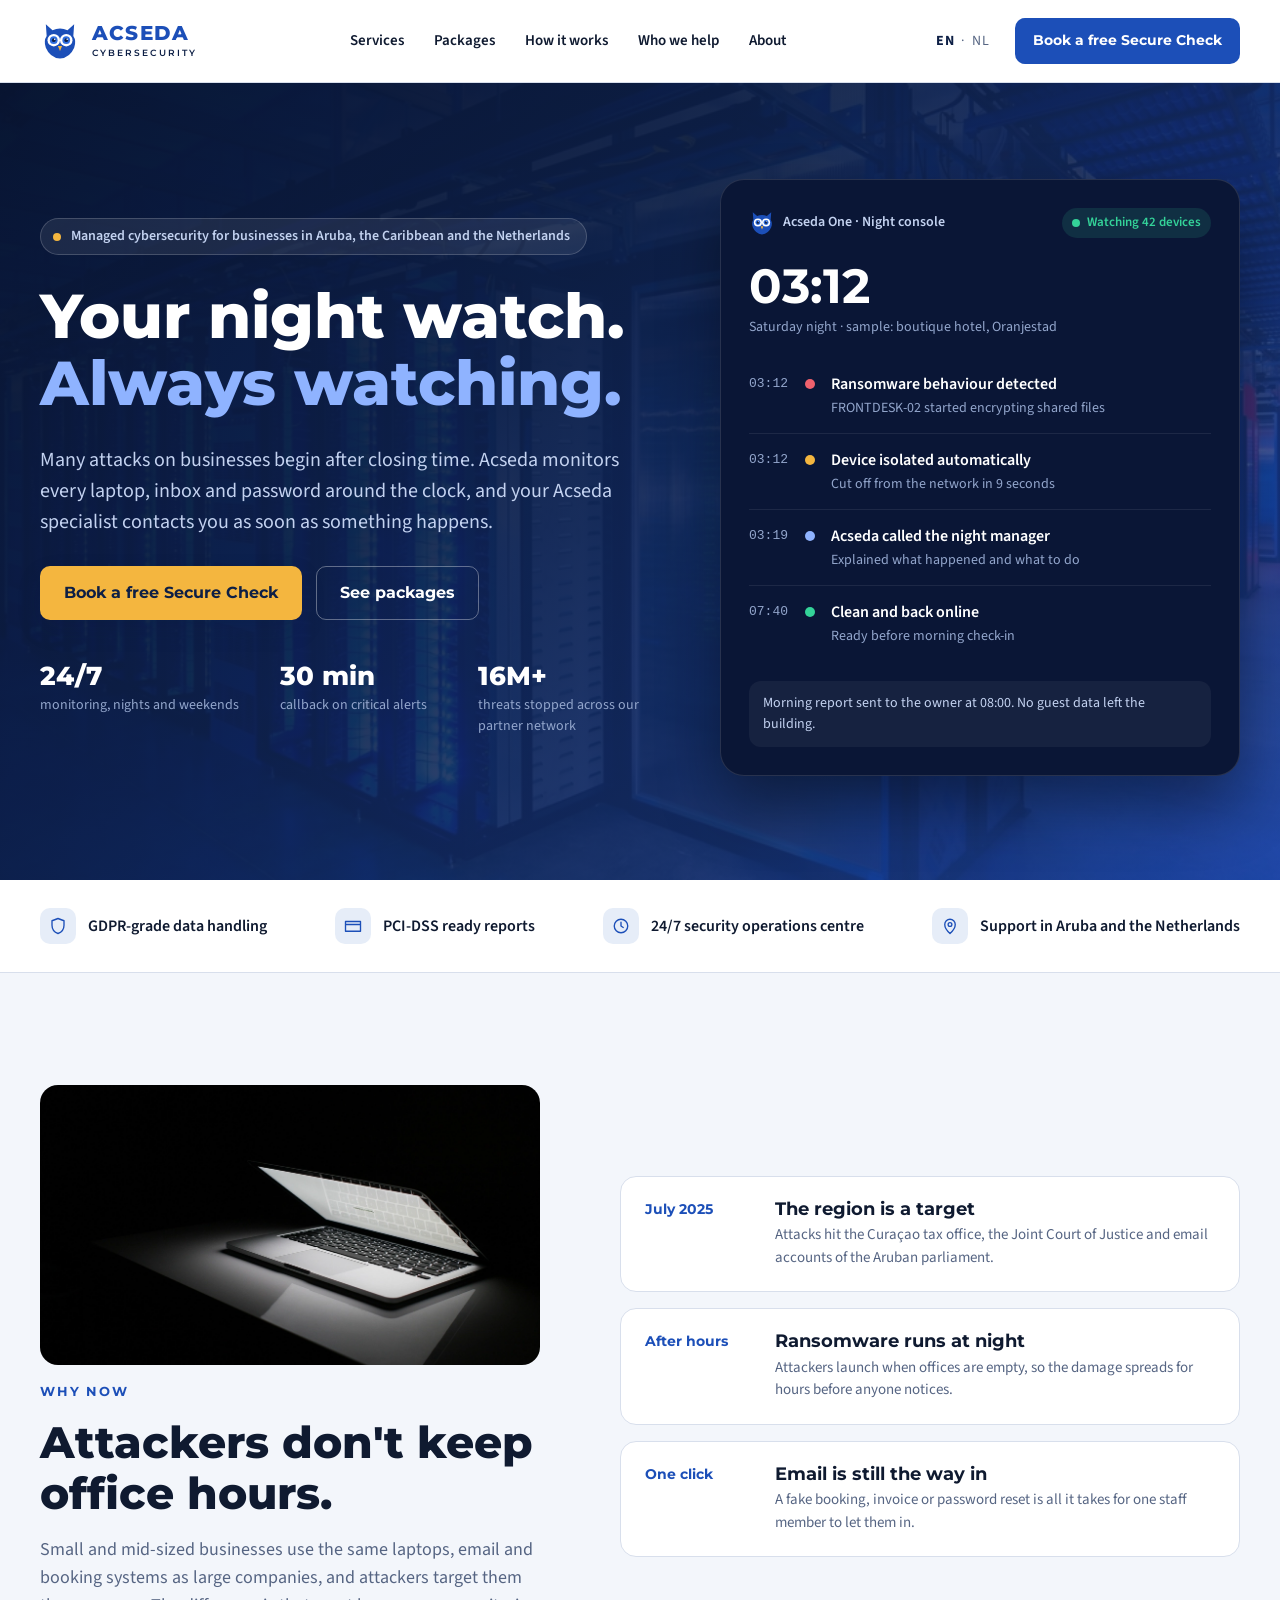
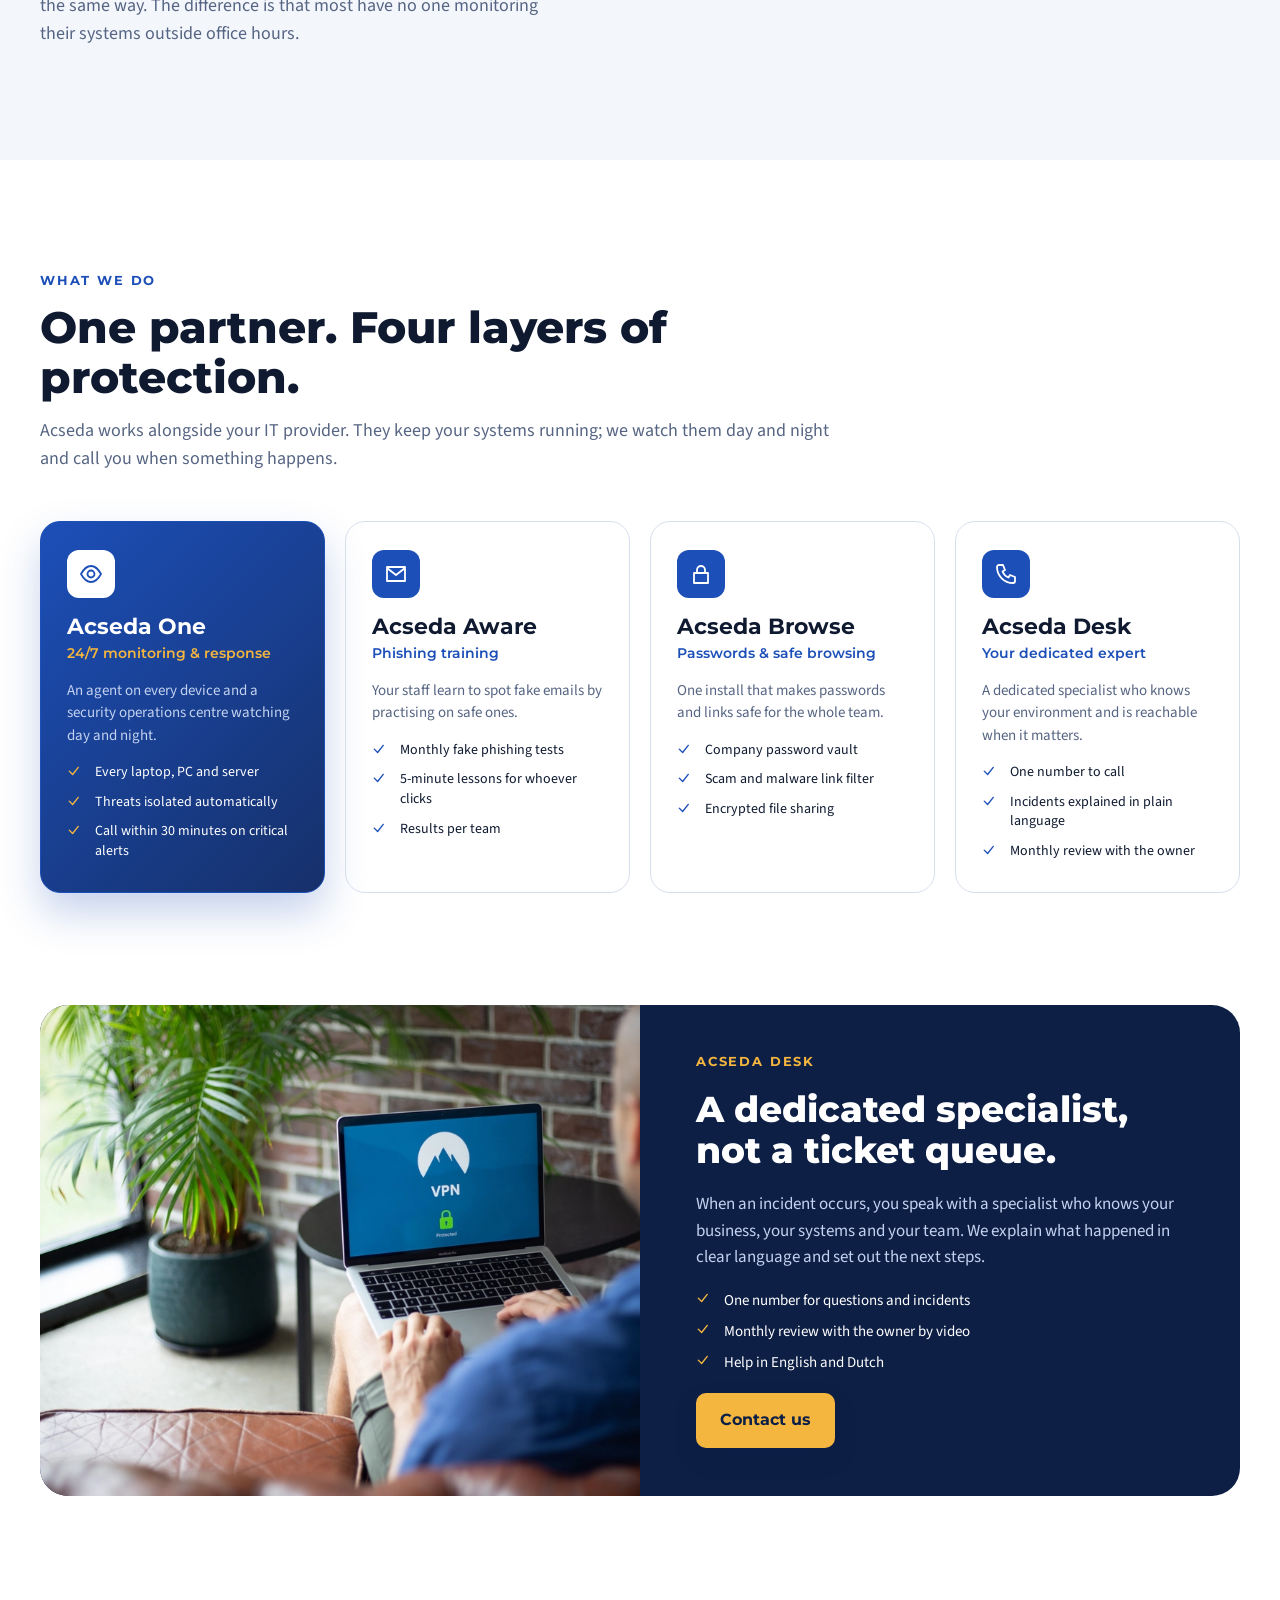
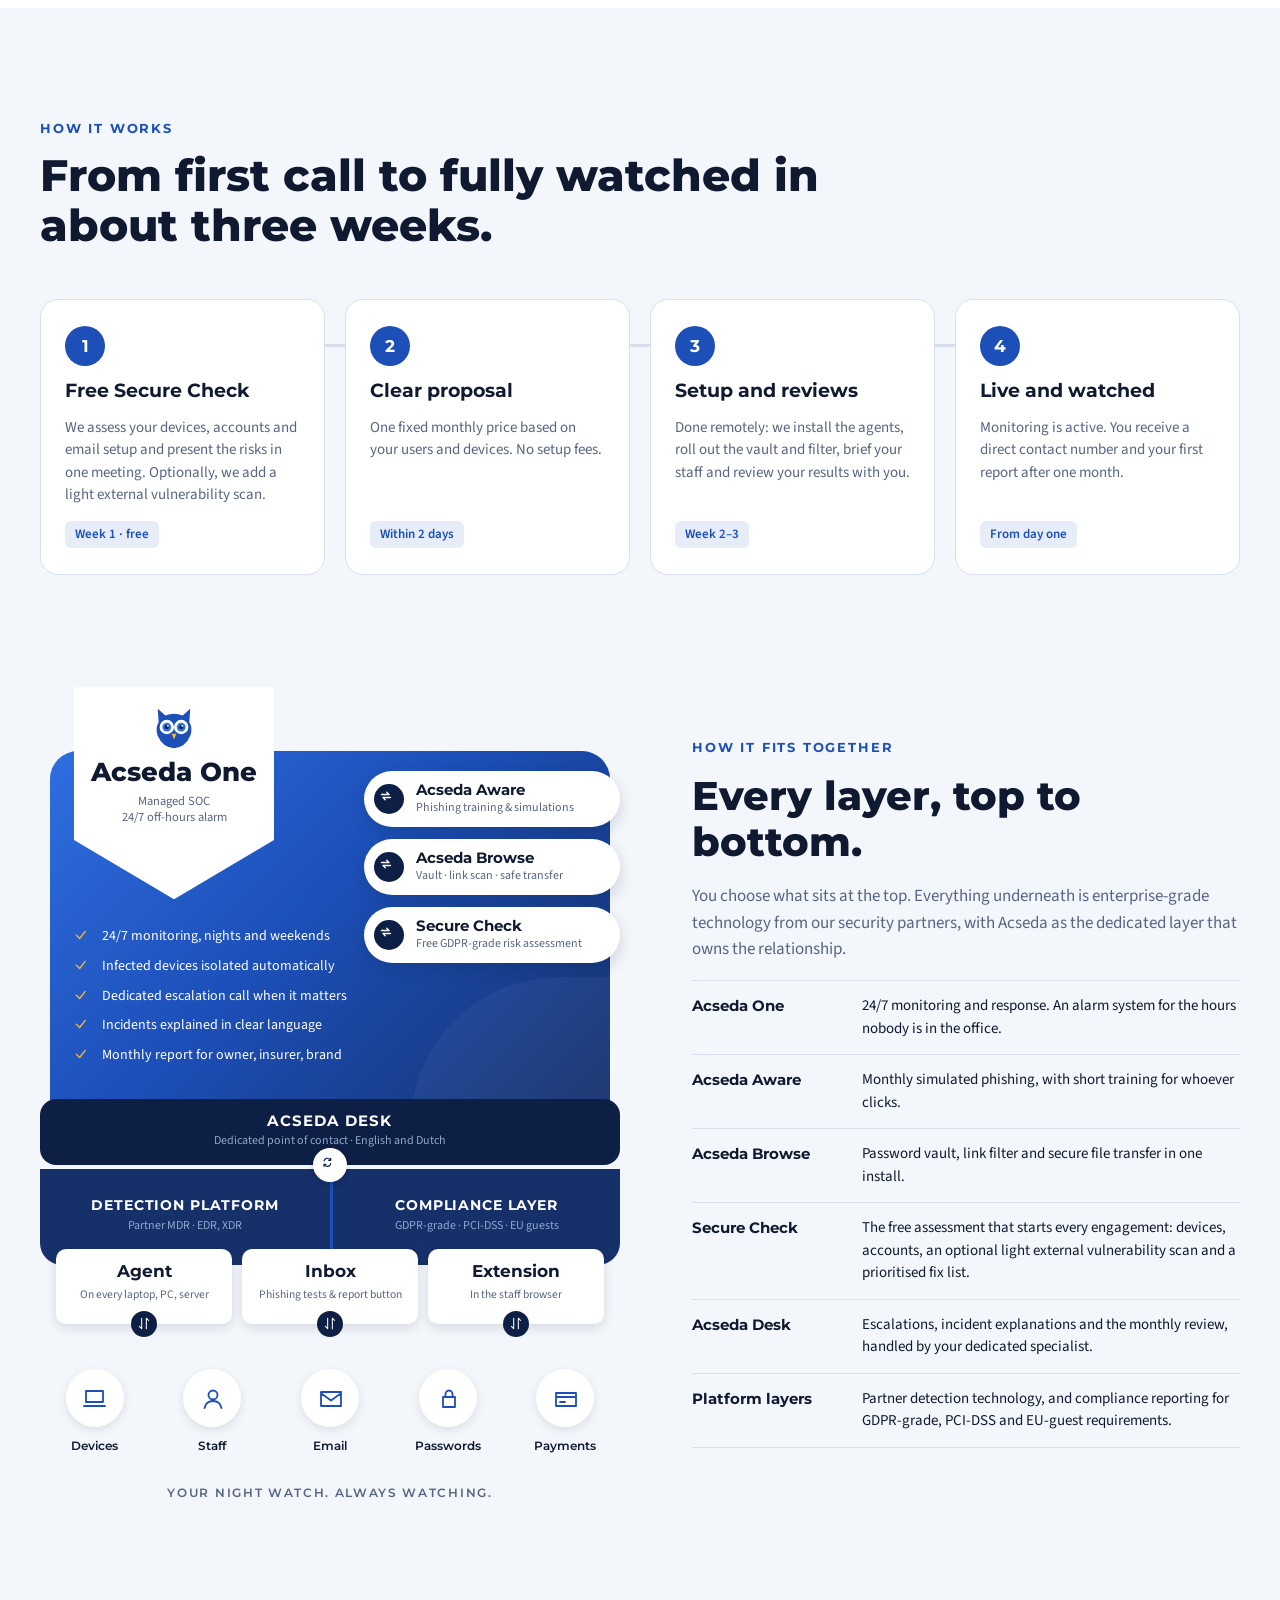
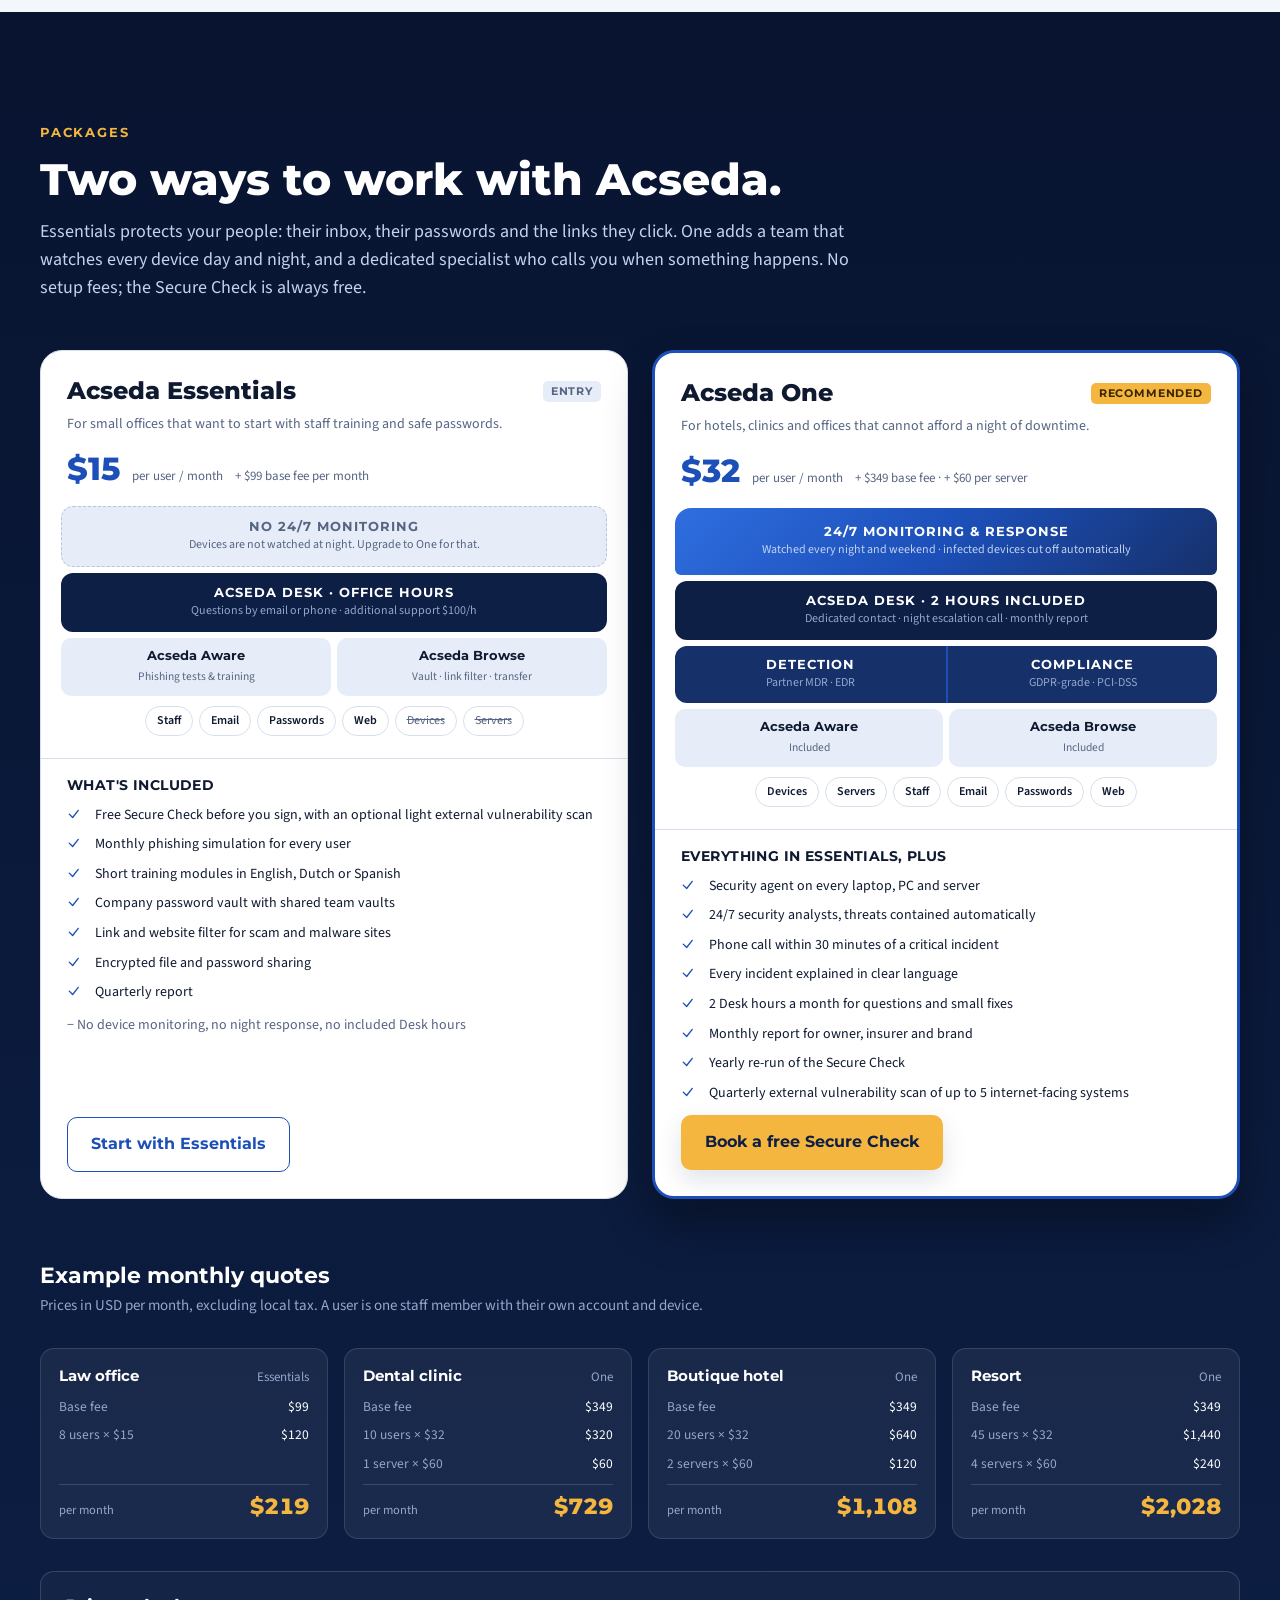
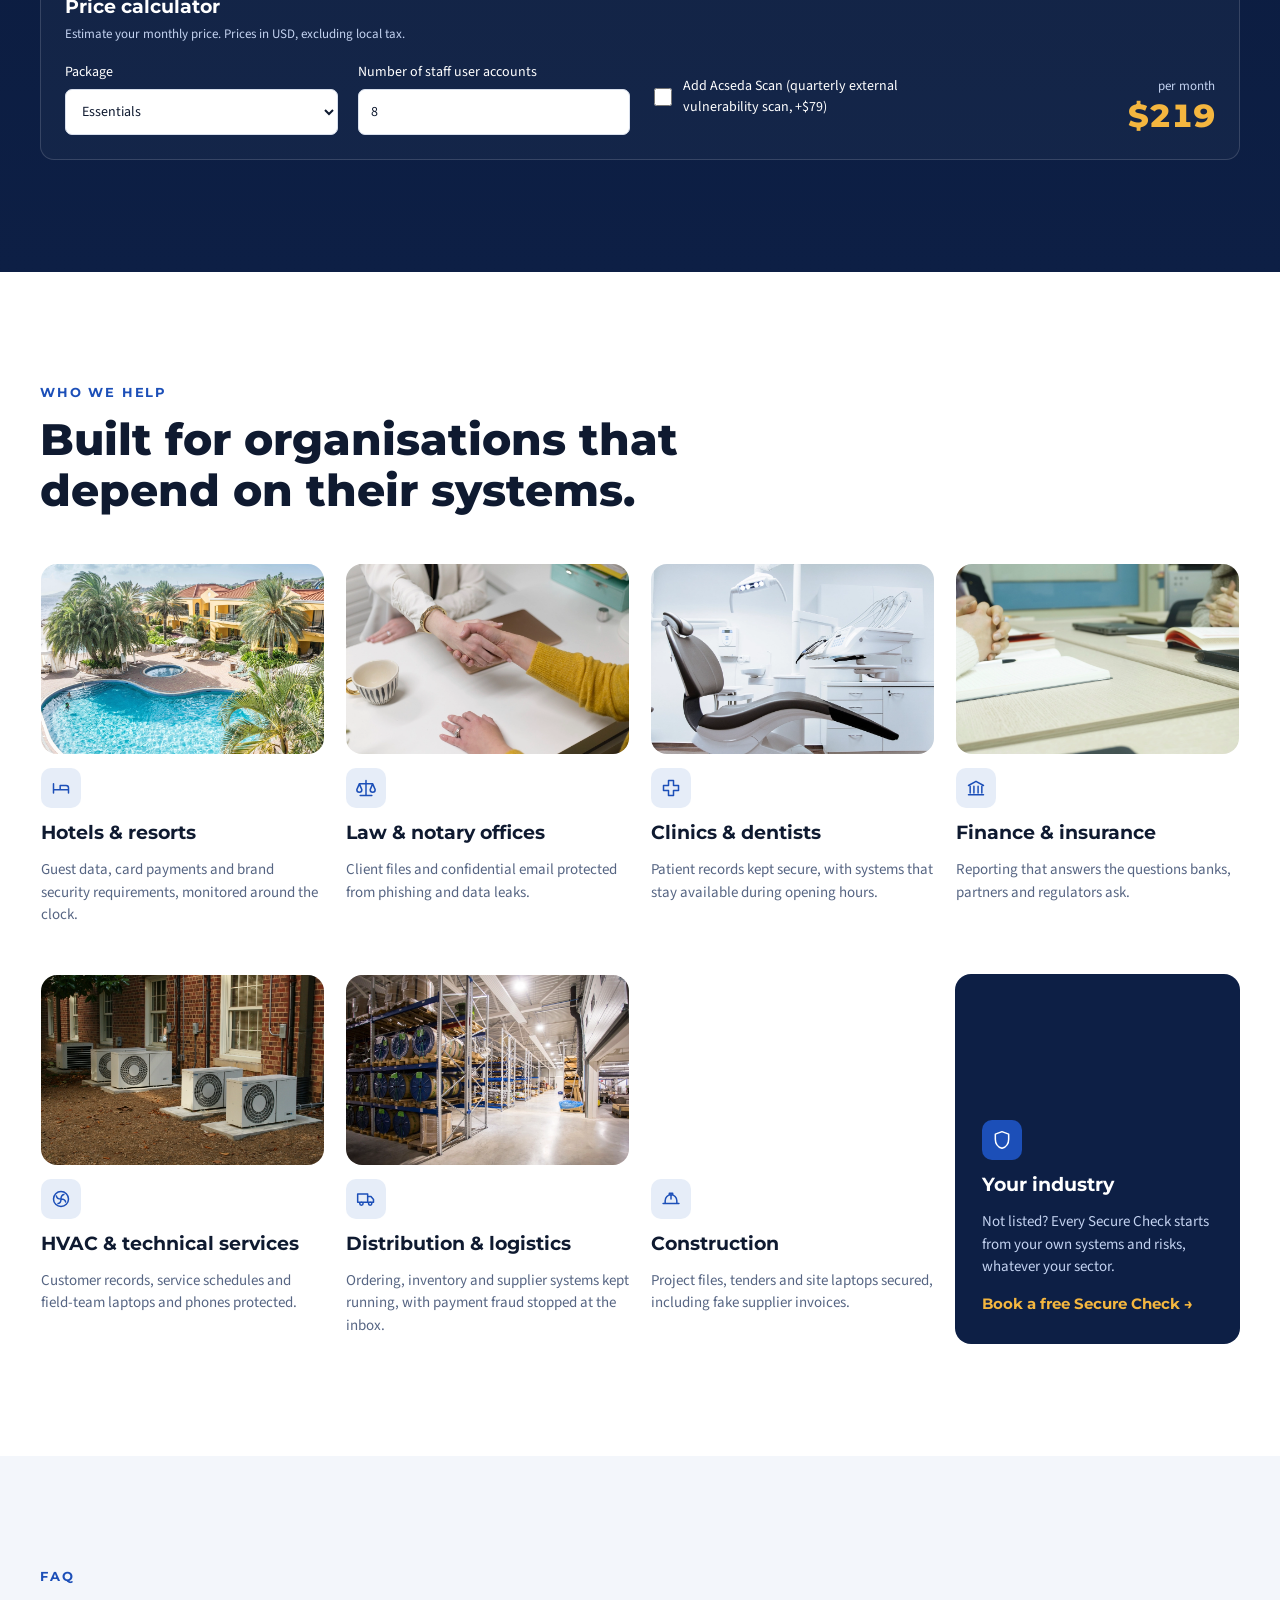
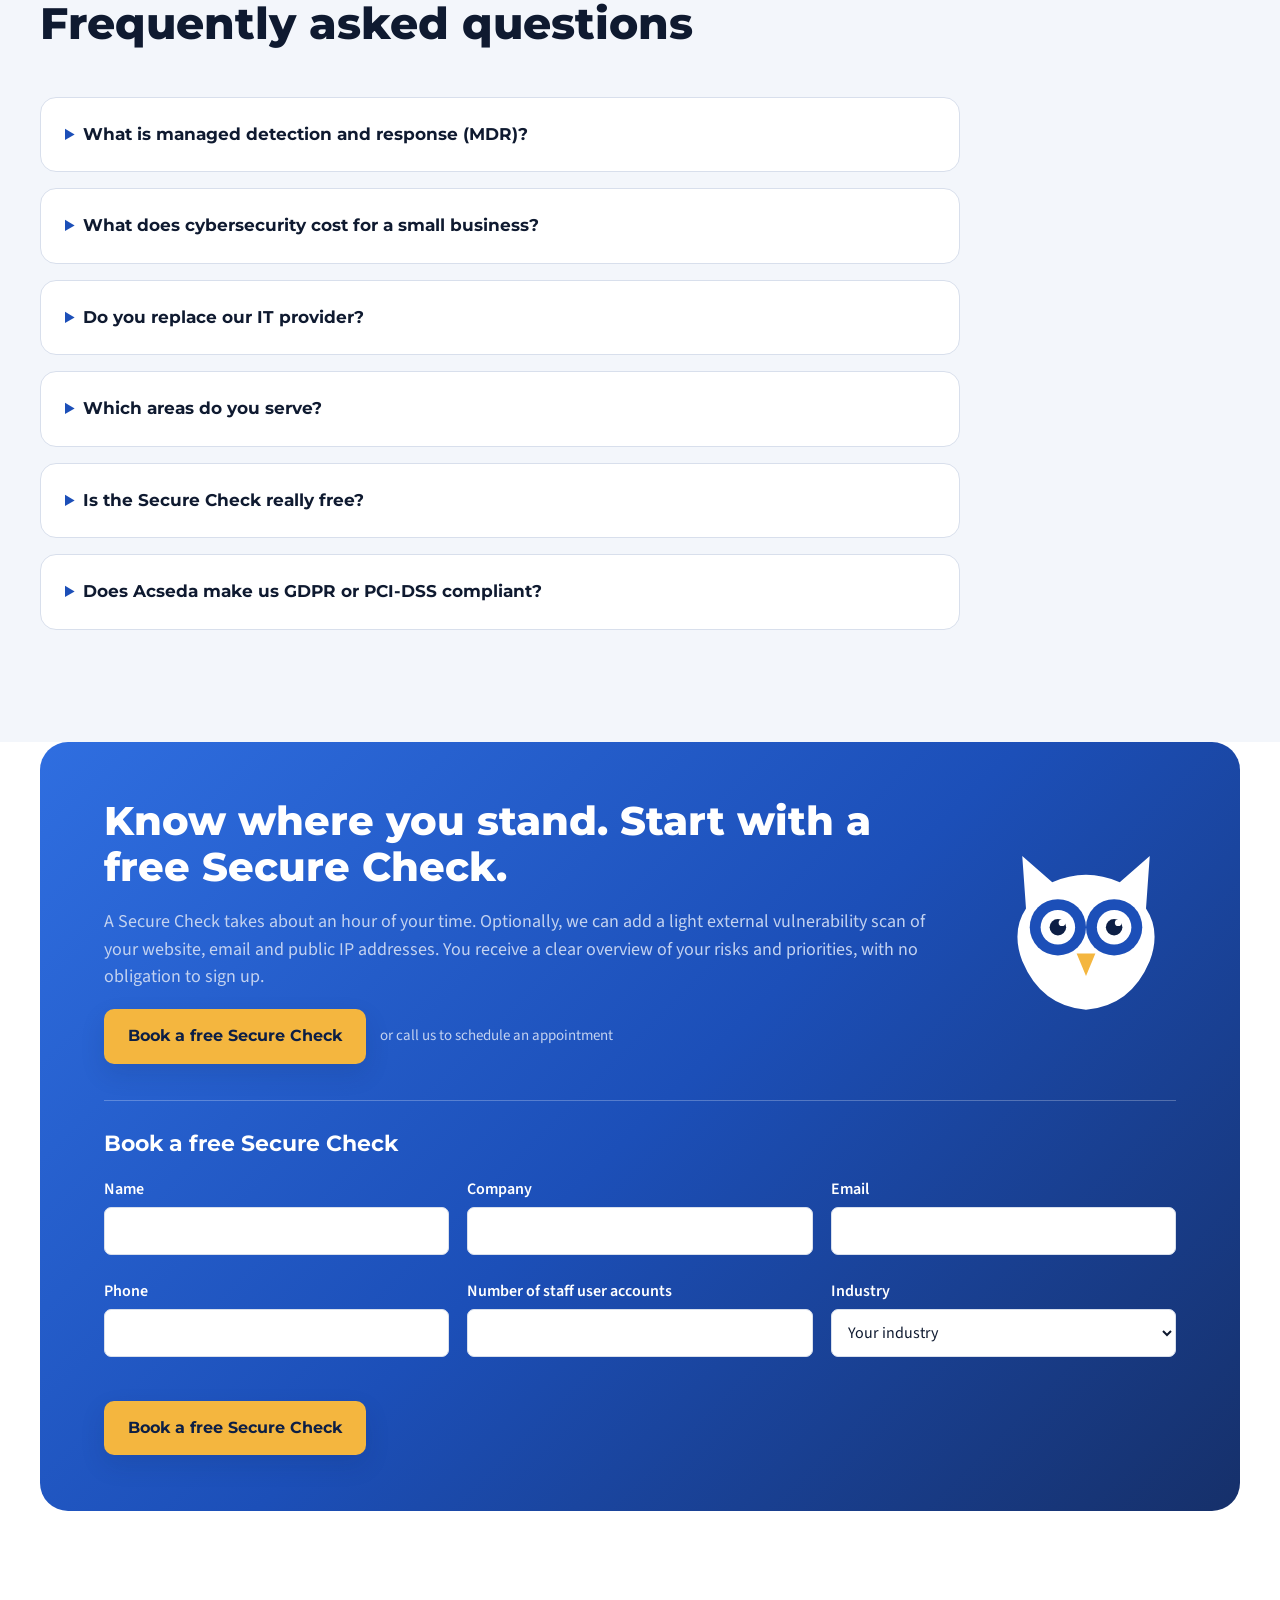
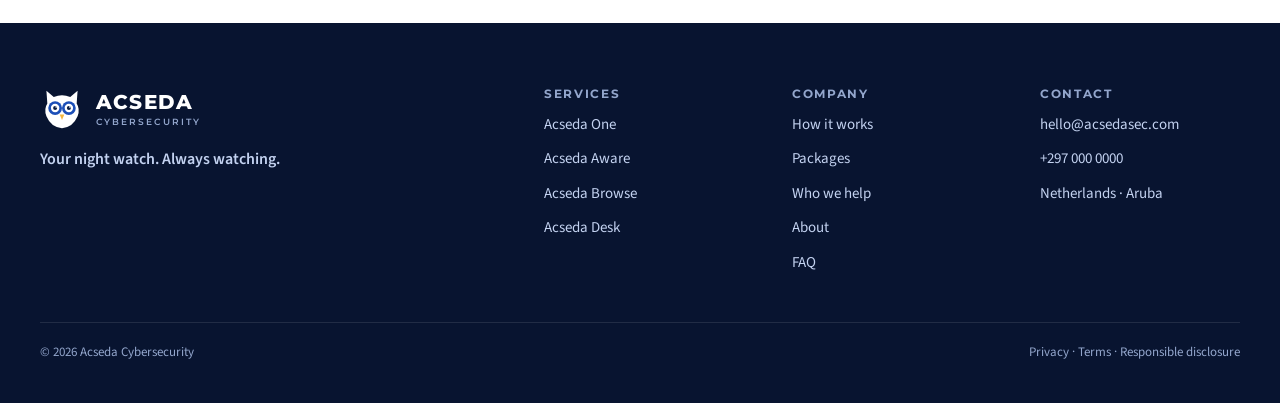
<file: index.html>
<!doctype html>
<html lang="en"><head><meta charset="utf-8"><meta name="viewport" content="width=device-width, initial-scale=1">
<title>Cybersecurity in Aruba &amp; the Caribbean | 24/7 Managed Security | Acseda</title>
<meta name="description" content="Managed cybersecurity for businesses in Aruba, the Caribbean and the Netherlands: 24/7 monitoring, phishing training and a free Secure Check.">
<meta property="og:site_name" content="Acseda Cybersecurity"><meta property="og:type" content="website"><meta property="og:locale" content="en_US"><meta property="og:locale:alternate" content="nl_NL"><meta property="og:title" content="Cybersecurity in Aruba &amp; the Caribbean | 24/7 Managed Security | Acseda"><meta property="og:description" content="Managed cybersecurity for businesses in Aruba, the Caribbean and the Netherlands: 24/7 monitoring, phishing training and a free Secure Check."><meta property="og:image" content="https://acsedasec.com/assets/photos/server.jpg"><meta property="og:image:alt" content="Server racks in a data centre"><meta name="theme-color" content="#0D1F45">
<link rel="alternate" hreflang="en" href="https://acsedasec.com/"><link rel="alternate" hreflang="nl" href="https://acsedasec.com/nl/"><link rel="alternate" hreflang="x-default" href="https://acsedasec.com/">
<link rel="canonical" href="https://acsedasec.com/">
<meta property="og:url" content="https://acsedasec.com/"><meta property="og:image:width" content="1024"><meta property="og:image:height" content="576"><meta name="twitter:card" content="summary_large_image">
<script type="application/ld+json">
{
  "@context": "https://schema.org",
  "@graph": [
    {
      "@type": [
        "ProfessionalService",
        "Organization"
      ],
      "@id": "https://acsedasec.com/#organization",
      "name": "Acseda Cybersecurity",
      "url": "https://acsedasec.com/",
      "slogan": "Your night watch. Always watching.",
      "description": "Managed cybersecurity for businesses in Aruba, the Caribbean and the Netherlands: 24/7 monitoring, phishing training and a free Secure Check.",
      "email": "hello@acsedasec.com",
      "areaServed": [
        "Aruba",
        "Caribbean",
        "Netherlands"
      ],
      "knowsLanguage": [
        "en",
        "nl"
      ],
      "logo": "https://acsedasec.com/assets/favicon.svg",
      "image": "https://acsedasec.com/assets/photos/server.jpg"
    },
    {
      "@type": "FAQPage",
      "@id": "https://acsedasec.com/#faq",
      "inLanguage": "en",
      "mainEntity": [
        {
          "@type": "Question",
          "name": "What is managed detection and response (MDR)?",
          "acceptedAnswer": {
            "@type": "Answer",
            "text": "Software on every laptop, PC and server reports suspicious behaviour to a security operations centre that is staffed 24/7. When something looks like an attack, such as ransomware encrypting files, the device is cut off from the network automatically and we call you. Acseda One is our MDR service."
          }
        },
        {
          "@type": "Question",
          "name": "What does cybersecurity cost for a small business?",
          "acceptedAnswer": {
            "@type": "Answer",
            "text": "Acseda Essentials starts at $99 a month plus $15 per user. Acseda One, with 24/7 monitoring, is $349 a month plus $32 per user and $60 per server. A law office with 8 users on Essentials pays $219 a month. There are no setup fees."
          }
        },
        {
          "@type": "Question",
          "name": "Do you replace our IT provider?",
          "acceptedAnswer": {
            "@type": "Answer",
            "text": "No. Acseda works alongside your IT provider. They keep your systems running; we add 24/7 security monitoring, staff training and password security, and work with them when an incident needs fixing."
          }
        },
        {
          "@type": "Question",
          "name": "Which areas do you serve?",
          "acceptedAnswer": {
            "@type": "Answer",
            "text": "Aruba, the rest of the Caribbean and the Netherlands. Setup and reviews are done remotely. Support is in English and Dutch."
          }
        },
        {
          "@type": "Question",
          "name": "Is the Secure Check really free?",
          "acceptedAnswer": {
            "@type": "Answer",
            "text": "Yes. It takes about an hour of your time. Optionally, we can also run a light external vulnerability scan of your website, email domain and public IP addresses, only with your written permission. It is a vulnerability scan, not a penetration test."
          }
        },
        {
          "@type": "Question",
          "name": "Does Acseda make us GDPR or PCI-DSS compliant?",
          "acceptedAnswer": {
            "@type": "Answer",
            "text": "No service makes you compliant on its own. Acseda gives you the measures and the monthly reporting that show auditors, insurers, banks and hotel brands how your systems are protected."
          }
        }
      ]
    }
  ]
}
</script>
<link rel="icon" type="image/svg+xml" href="assets/favicon.svg"><link rel="preconnect" href="https://fonts.googleapis.com"><link rel="preconnect" href="https://fonts.gstatic.com" crossorigin><link href="https://fonts.googleapis.com/css2?family=Montserrat:wght@500;600;700;800&family=Source+Sans+3:wght@400;500;600;700&display=swap" rel="stylesheet"><link rel="stylesheet" href="css/styles.css"><script src="js/main.js" defer></script></head><body>
<a class="skip-link" href="#main">Skip to content</a>

<header class="site-header">
<div class="container nav-wrap"><a class="logo" href="#home" aria-label="Acseda Cybersecurity home"><svg class="owl " viewBox="0 0 48 48" width="48" height="48" aria-hidden="true"><path d="M7 4 15 11Q24 7 33 11L41 4 40 18Q44 24 41 32Q36 44 24 45Q12 44 7 32Q4 24 8 18Z" fill="#1C4FB8"/><g class="owl-eyes"><circle cx="16.5" cy="23" r="7.5" fill="#FFFFFF"/><circle cx="16.5" cy="23" r="4.6" fill="#2F6EE0"/><g class="pupil"><circle cx="16.5" cy="23" r="2.2" fill="#0D1F45"/><circle cx="17.6" cy="21.8" r=".9" fill="#FFFFFF"/></g><circle cx="31.5" cy="23" r="7.5" fill="#FFFFFF"/><circle cx="31.5" cy="23" r="4.6" fill="#2F6EE0"/><g class="pupil"><circle cx="31.5" cy="23" r="2.2" fill="#0D1F45"/><circle cx="32.6" cy="21.8" r=".9" fill="#FFFFFF"/></g></g><path d="M21.5 30 24 36 26.5 30Z" fill="#F4B63F"/></svg><span><strong>ACSEDA</strong><small>CYBERSECURITY</small></span></a><button class="menu-toggle" aria-expanded="false" aria-controls="navigation" aria-label="Open menu"><span></span><span></span><span></span></button>
<nav id="navigation" aria-label="Main navigation">
<div class="nav-links"><a href="#services">Services</a><a href="#packages">Packages</a><a href="#how-it-works">How it works</a><a href="#who-we-help">Who we help</a><a href="#about">About</a>
</div>
<div class="nav-actions"><div class="languages" role="group" aria-label="Language"><a href="./" hreflang="en" lang="en" aria-label="EN, English" aria-current="true">EN</a><span aria-hidden="true">·</span><a href="nl/" hreflang="nl" lang="nl" aria-label="NL, Nederlands">NL</a></div><a class="button primary" href="#contact">Book a free Secure Check</a>
</div>
</nav>
</div>
</header>
<main id="main">
<section id="home" class="hero">
<div class="hero-backdrop"><img src="assets/photos/server.jpg" alt="Server racks in a secure data centre" width="1440" height="800" fetchpriority="high" decoding="async">
</div>
<div class="container hero-grid">
<div class="hero-copy">
<h1 class="hero-pill entrance"><span class="status-dot"></span>Managed cybersecurity for businesses in Aruba, the Caribbean and the Netherlands
</h1>
<p class="hero-title"><span class="entrance">Your night watch.</span><span class="entrance">Always watching.</span>
</p>
<p class="hero-description entrance">Many attacks on businesses begin after closing time. Acseda monitors every laptop, inbox and password around the clock, and your Acseda specialist contacts you as soon as something happens.
</p>
<div class="hero-buttons entrance"><a class="button primary" href="#contact">Book a free Secure Check</a><a class="button outline" href="#packages">See packages</a>
</div>
<div class="hero-stats entrance">
<div><strong><span data-count="24">24</span>/7</strong><span>monitoring, nights and weekends</span>
</div>
<div><strong><span data-count="30">30</span> min</strong><span>callback on critical alerts</span>
</div>
<div><strong><span data-count="16">16</span>M+</strong><span>threats stopped across our partner network</span>
</div>
</div>
</div>
<aside class="night-console entrance" aria-label="Sample overnight security incident">
<div class="console-header"><span><svg class="owl cursor-owl" viewBox="0 0 48 48" width="48" height="48" aria-hidden="true"><path d="M7 4 15 11Q24 7 33 11L41 4 40 18Q44 24 41 32Q36 44 24 45Q12 44 7 32Q4 24 8 18Z" fill="#1C4FB8"/><g class="owl-eyes"><circle cx="16.5" cy="23" r="7.5" fill="#FFFFFF"/><circle cx="16.5" cy="23" r="4.6" fill="#2F6EE0"/><g class="pupil"><circle cx="16.5" cy="23" r="2.2" fill="#0D1F45"/><circle cx="17.6" cy="21.8" r=".9" fill="#FFFFFF"/></g><circle cx="31.5" cy="23" r="7.5" fill="#FFFFFF"/><circle cx="31.5" cy="23" r="4.6" fill="#2F6EE0"/><g class="pupil"><circle cx="31.5" cy="23" r="2.2" fill="#0D1F45"/><circle cx="32.6" cy="21.8" r=".9" fill="#FFFFFF"/></g></g><path d="M21.5 30 24 36 26.5 30Z" fill="#F4B63F"/></svg>Acseda One · Night console</span><span class="watch-status"><i class="status-dot"></i>Watching 42 devices</span>
</div>
<div class="console-clock">03:12
</div>
<p class="console-subtitle">Saturday night · sample: boutique hotel, Oranjestad
</p>
<ol class="timeline">
<li class="event" style="--event-color:#F0616D;--event-index:0"><time>03:12</time><span class="event-dot"></span>
<div><strong>Ransomware behaviour detected</strong>
<p>FRONTDESK-02 started encrypting shared files
</p>
</div>
</li>
<li class="event" style="--event-color:#F4B63F;--event-index:1"><time>03:12</time><span class="event-dot"></span>
<div><strong>Device isolated automatically</strong>
<p>Cut off from the network in 9 seconds
</p>
</div>
</li>
<li class="event" style="--event-color:#8FB3FF;--event-index:2"><time>03:19</time><span class="event-dot"></span>
<div><strong>Acseda called the night manager</strong>
<p>Explained what happened and what to do
</p>
</div>
</li>
<li class="event" style="--event-color:#34D399;--event-index:3"><time>07:40</time><span class="event-dot"></span>
<div><strong>Clean and back online</strong>
<p>Ready before morning check-in
</p>
</div>
</li>
</ol>
<p class="console-footer">Morning report sent to the owner at 08:00. No guest data left the building.
</p>
</aside>
</div>
</section>
<div class="trust-strip">
<div class="container trust-grid stagger">
<div class="reveal"><span class="icon"><svg viewBox="0 0 24 24" width="24" height="24" aria-hidden="true"><path d="M12 2 4 5v6c0 5 3.4 9.4 8 11 4.6-1.6 8-6 8-11V5Z" fill="none" stroke="currentColor" stroke-width="1.8" stroke-linecap="round" stroke-linejoin="round"/></svg></span><span>GDPR-grade data handling</span>
</div>
<div class="reveal"><span class="icon"><svg viewBox="0 0 24 24" width="24" height="24" aria-hidden="true"><path d="M2 6h20v13H2Z M2 10h20" fill="none" stroke="currentColor" stroke-width="1.8" stroke-linecap="round" stroke-linejoin="round"/></svg></span><span>PCI-DSS ready reports</span>
</div>
<div class="reveal"><span class="icon"><svg viewBox="0 0 24 24" width="24" height="24" aria-hidden="true"><path d="M12 3a9 9 0 1 0 0 18 9 9 0 1 0 0-18Z M12 7v5l3 2" fill="none" stroke="currentColor" stroke-width="1.8" stroke-linecap="round" stroke-linejoin="round"/></svg></span><span>24/7 security operations centre</span>
</div>
<div class="reveal"><span class="icon"><svg viewBox="0 0 24 24" width="24" height="24" aria-hidden="true"><path d="M12 22s7-6.3 7-12a7 7 0 0 0-14 0c0 5.7 7 12 7 12Z M12 7.5a2.5 2.5 0 1 0 0 5 2.5 2.5 0 1 0 0-5Z" fill="none" stroke="currentColor" stroke-width="1.8" stroke-linecap="round" stroke-linejoin="round"/></svg></span><span>Support in Aruba and the Netherlands</span>
</div>
</div>
</div>
<section id="about" class="section tinted">
<div class="container why-grid">
<div class="why-copy reveal"><img src="assets/photos/laptopdark.jpg" alt="An open laptop illuminated against a dark background" width="560" height="280" loading="lazy" decoding="async">
<header class="section-heading reveal">
<p class="eyebrow">Why now
</p>
<h2>Attackers don&#x27;t keep office hours.
</h2>
<p class="">Small and mid-sized businesses use the same laptops, email and booking systems as large companies, and attackers target them the same way. The difference is that most have no one monitoring their systems outside office hours.
</p>
</header>
</div>
<div class="why-cards stagger">
<article class="why-card reveal"><span>July 2025</span>
<div>
<h3>The region is a target
</h3>
<p class="">Attacks hit the Curaçao tax office, the Joint Court of Justice and email accounts of the Aruban parliament.
</p>
</div>
</article>
<article class="why-card reveal"><span>After hours</span>
<div>
<h3>Ransomware runs at night
</h3>
<p class="">Attackers launch when offices are empty, so the damage spreads for hours before anyone notices.
</p>
</div>
</article>
<article class="why-card reveal"><span>One click</span>
<div>
<h3>Email is still the way in
</h3>
<p class="">A fake booking, invoice or password reset is all it takes for one staff member to let them in.
</p>
</div>
</article>
</div>
</div>
</section>
<section id="services" class="section">
<div class="container">
<header class="section-heading reveal">
<p class="eyebrow">What we do
</p>
<h2>One partner. Four layers of protection.
</h2>
<p>Acseda works alongside your IT provider. They keep your systems running; we watch them day and night and call you when something happens.
</p>
</header>
<div class="service-grid stagger">
<article class="service-card interactive-card reveal featured"><span class="icon"><svg viewBox="0 0 24 24" width="24" height="24" aria-hidden="true"><path d="M2 12C5 6.5 8.5 4 12 4s7 2.5 10 8c-3 5.5-6.5 8-10 8S5 17.5 2 12Z M12 8.5a3.5 3.5 0 1 0 0 7 3.5 3.5 0 1 0 0-7Z" fill="none" stroke="currentColor" stroke-width="1.8" stroke-linecap="round" stroke-linejoin="round"/></svg></span>
<div>
<h3>Acseda One
</h3>
<h4>24/7 monitoring &amp; response
</h4>
</div>
<p class="">An agent on every device and a security operations centre watching day and night.
</p>
<ul class="checks">
<li><svg viewBox="0 0 24 24" width="24" height="24" aria-hidden="true"><path d="M3 9.5 7.5 14 15 4.5" fill="none" stroke="currentColor" stroke-width="1.8" stroke-linecap="round" stroke-linejoin="round"/></svg><span>Every laptop, PC and server</span>
</li>
<li><svg viewBox="0 0 24 24" width="24" height="24" aria-hidden="true"><path d="M3 9.5 7.5 14 15 4.5" fill="none" stroke="currentColor" stroke-width="1.8" stroke-linecap="round" stroke-linejoin="round"/></svg><span>Threats isolated automatically</span>
</li>
<li><svg viewBox="0 0 24 24" width="24" height="24" aria-hidden="true"><path d="M3 9.5 7.5 14 15 4.5" fill="none" stroke="currentColor" stroke-width="1.8" stroke-linecap="round" stroke-linejoin="round"/></svg><span>Call within 30 minutes on critical alerts</span>
</li>
</ul>
</article>
<article class="service-card interactive-card reveal "><span class="icon"><svg viewBox="0 0 24 24" width="24" height="24" aria-hidden="true"><path d="M3 5h18v14H3Z M3 6l9 7 9-7" fill="none" stroke="currentColor" stroke-width="1.8" stroke-linecap="round" stroke-linejoin="round"/></svg></span>
<div>
<h3>Acseda Aware
</h3>
<h4>Phishing training
</h4>
</div>
<p class="">Your staff learn to spot fake emails by practising on safe ones.
</p>
<ul class="checks">
<li><svg viewBox="0 0 24 24" width="24" height="24" aria-hidden="true"><path d="M3 9.5 7.5 14 15 4.5" fill="none" stroke="currentColor" stroke-width="1.8" stroke-linecap="round" stroke-linejoin="round"/></svg><span>Monthly fake phishing tests</span>
</li>
<li><svg viewBox="0 0 24 24" width="24" height="24" aria-hidden="true"><path d="M3 9.5 7.5 14 15 4.5" fill="none" stroke="currentColor" stroke-width="1.8" stroke-linecap="round" stroke-linejoin="round"/></svg><span>5-minute lessons for whoever clicks</span>
</li>
<li><svg viewBox="0 0 24 24" width="24" height="24" aria-hidden="true"><path d="M3 9.5 7.5 14 15 4.5" fill="none" stroke="currentColor" stroke-width="1.8" stroke-linecap="round" stroke-linejoin="round"/></svg><span>Results per team</span>
</li>
</ul>
</article>
<article class="service-card interactive-card reveal "><span class="icon"><svg viewBox="0 0 24 24" width="24" height="24" aria-hidden="true"><path d="M5 11h14v10H5Z M8 11V8a4 4 0 0 1 8 0v3" fill="none" stroke="currentColor" stroke-width="1.8" stroke-linecap="round" stroke-linejoin="round"/></svg></span>
<div>
<h3>Acseda Browse
</h3>
<h4>Passwords &amp; safe browsing
</h4>
</div>
<p class="">One install that makes passwords and links safe for the whole team.
</p>
<ul class="checks">
<li><svg viewBox="0 0 24 24" width="24" height="24" aria-hidden="true"><path d="M3 9.5 7.5 14 15 4.5" fill="none" stroke="currentColor" stroke-width="1.8" stroke-linecap="round" stroke-linejoin="round"/></svg><span>Company password vault</span>
</li>
<li><svg viewBox="0 0 24 24" width="24" height="24" aria-hidden="true"><path d="M3 9.5 7.5 14 15 4.5" fill="none" stroke="currentColor" stroke-width="1.8" stroke-linecap="round" stroke-linejoin="round"/></svg><span>Scam and malware link filter</span>
</li>
<li><svg viewBox="0 0 24 24" width="24" height="24" aria-hidden="true"><path d="M3 9.5 7.5 14 15 4.5" fill="none" stroke="currentColor" stroke-width="1.8" stroke-linecap="round" stroke-linejoin="round"/></svg><span>Encrypted file sharing</span>
</li>
</ul>
</article>
<article class="service-card interactive-card reveal "><span class="icon"><svg viewBox="0 0 24 24" width="24" height="24" aria-hidden="true"><path d="M5 3h4l2 5-2.5 1.5a11 11 0 0 0 6 6L16 13l5 2v4a2 2 0 0 1-2 2A16 16 0 0 1 3 5a2 2 0 0 1 2-2Z" fill="none" stroke="currentColor" stroke-width="1.8" stroke-linecap="round" stroke-linejoin="round"/></svg></span>
<div>
<h3>Acseda Desk
</h3>
<h4>Your dedicated expert
</h4>
</div>
<p class="">A dedicated specialist who knows your environment and is reachable when it matters.
</p>
<ul class="checks">
<li><svg viewBox="0 0 24 24" width="24" height="24" aria-hidden="true"><path d="M3 9.5 7.5 14 15 4.5" fill="none" stroke="currentColor" stroke-width="1.8" stroke-linecap="round" stroke-linejoin="round"/></svg><span>One number to call</span>
</li>
<li><svg viewBox="0 0 24 24" width="24" height="24" aria-hidden="true"><path d="M3 9.5 7.5 14 15 4.5" fill="none" stroke="currentColor" stroke-width="1.8" stroke-linecap="round" stroke-linejoin="round"/></svg><span>Incidents explained in plain language</span>
</li>
<li><svg viewBox="0 0 24 24" width="24" height="24" aria-hidden="true"><path d="M3 9.5 7.5 14 15 4.5" fill="none" stroke="currentColor" stroke-width="1.8" stroke-linecap="round" stroke-linejoin="round"/></svg><span>Monthly review with the owner</span>
</li>
</ul>
</article>
</div>
</div>
</section>
<section class="desk-section">
<div class="container">
<div class="desk-card reveal"><img src="assets/photos/encrypt.jpg" alt="A specialist working on a laptop with an encrypted connection" width="600" height="480" loading="lazy" decoding="async">
<div class="desk-copy">
<header class="section-heading reveal">
<p class="eyebrow">Acseda Desk
</p>
<h2>A dedicated specialist, not a ticket queue.
</h2>
<p class="">When an incident occurs, you speak with a specialist who knows your business, your systems and your team. We explain what happened in clear language and set out the next steps.
</p>
</header>
<ul class="checks">
<li><svg viewBox="0 0 24 24" width="24" height="24" aria-hidden="true"><path d="M3 9.5 7.5 14 15 4.5" fill="none" stroke="currentColor" stroke-width="1.8" stroke-linecap="round" stroke-linejoin="round"/></svg><span>One number for questions and incidents</span>
</li>
<li><svg viewBox="0 0 24 24" width="24" height="24" aria-hidden="true"><path d="M3 9.5 7.5 14 15 4.5" fill="none" stroke="currentColor" stroke-width="1.8" stroke-linecap="round" stroke-linejoin="round"/></svg><span>Monthly review with the owner by video</span>
</li>
<li><svg viewBox="0 0 24 24" width="24" height="24" aria-hidden="true"><path d="M3 9.5 7.5 14 15 4.5" fill="none" stroke="currentColor" stroke-width="1.8" stroke-linecap="round" stroke-linejoin="round"/></svg><span>Help in English and Dutch</span>
</li>
</ul><a class="button primary" href="#contact">Contact us</a>
</div>
</div>
</div>
</section>
<section id="how-it-works" class="section tinted">
<div class="container">
<header class="section-heading reveal">
<p class="eyebrow">How it works
</p>
<h2>From first call to fully watched in about three weeks.
</h2>
</header>
<div class="steps-wrap">
<div class="step-progress" aria-hidden="true"><span></span>
</div>
<ol class="steps stagger">
<li class="step reveal"><span class="step-number">1</span>
<h3>Free Secure Check
</h3>
<p class="">We assess your devices, accounts and email setup and present the risks in one meeting. Optionally, we add a light external vulnerability scan.
</p><span class="step-when">Week 1  ·  free</span>
</li>
<li class="step reveal"><span class="step-number">2</span>
<h3>Clear proposal
</h3>
<p class="">One fixed monthly price based on your users and devices. No setup fees.
</p><span class="step-when">Within 2 days</span>
</li>
<li class="step reveal"><span class="step-number">3</span>
<h3>Setup and reviews
</h3>
<p class="">Done remotely: we install the agents, roll out the vault and filter, brief your staff and review your results with you.
</p><span class="step-when">Week 2–3</span>
</li>
<li class="step reveal"><span class="step-number">4</span>
<h3>Live and watched
</h3>
<p class="">Monitoring is active. You receive a direct contact number and your first report after one month.
</p><span class="step-when">From day one</span>
</li>
</ol>
</div>
</div>
</section>
<section id="stack" class="section tinted stack-section">
<div class="container stack-grid">
<div class="stack reveal" aria-label="Acseda service stack diagram">
<div class="stack-one stack-part" data-layer="one" tabindex="0" style="--build:4">
<div class="shield"><svg class="owl " viewBox="0 0 48 48" width="48" height="48" aria-hidden="true"><path d="M7 4 15 11Q24 7 33 11L41 4 40 18Q44 24 41 32Q36 44 24 45Q12 44 7 32Q4 24 8 18Z" fill="#1C4FB8"/><g class="owl-eyes"><circle cx="16.5" cy="23" r="7.5" fill="#FFFFFF"/><circle cx="16.5" cy="23" r="4.6" fill="#2F6EE0"/><g class="pupil"><circle cx="16.5" cy="23" r="2.2" fill="#0D1F45"/><circle cx="17.6" cy="21.8" r=".9" fill="#FFFFFF"/></g><circle cx="31.5" cy="23" r="7.5" fill="#FFFFFF"/><circle cx="31.5" cy="23" r="4.6" fill="#2F6EE0"/><g class="pupil"><circle cx="31.5" cy="23" r="2.2" fill="#0D1F45"/><circle cx="32.6" cy="21.8" r=".9" fill="#FFFFFF"/></g></g><path d="M21.5 30 24 36 26.5 30Z" fill="#F4B63F"/></svg>
<h3>Acseda One
</h3>
<p>Managed SOC<br>24/7 off-hours alarm
</p>
</div>
<ul class="checks">
<li><svg viewBox="0 0 24 24" width="24" height="24" aria-hidden="true"><path d="M3 9.5 7.5 14 15 4.5" fill="none" stroke="currentColor" stroke-width="1.8" stroke-linecap="round" stroke-linejoin="round"/></svg><span>24/7 monitoring, nights and weekends</span>
</li>
<li><svg viewBox="0 0 24 24" width="24" height="24" aria-hidden="true"><path d="M3 9.5 7.5 14 15 4.5" fill="none" stroke="currentColor" stroke-width="1.8" stroke-linecap="round" stroke-linejoin="round"/></svg><span>Infected devices isolated automatically</span>
</li>
<li><svg viewBox="0 0 24 24" width="24" height="24" aria-hidden="true"><path d="M3 9.5 7.5 14 15 4.5" fill="none" stroke="currentColor" stroke-width="1.8" stroke-linecap="round" stroke-linejoin="round"/></svg><span>Dedicated escalation call when it matters</span>
</li>
<li><svg viewBox="0 0 24 24" width="24" height="24" aria-hidden="true"><path d="M3 9.5 7.5 14 15 4.5" fill="none" stroke="currentColor" stroke-width="1.8" stroke-linecap="round" stroke-linejoin="round"/></svg><span>Incidents explained in clear language</span>
</li>
<li><svg viewBox="0 0 24 24" width="24" height="24" aria-hidden="true"><path d="M3 9.5 7.5 14 15 4.5" fill="none" stroke="currentColor" stroke-width="1.8" stroke-linecap="round" stroke-linejoin="round"/></svg><span>Monthly report for owner, insurer, brand</span>
</li>
</ul>
</div>
<div class="stack-pills">
<div class="stack-pill stack-part" tabindex="0" data-layer="aware" style="--build:5"><span class="link-icon"><svg viewBox="0 0 24 24" width="24" height="24" aria-hidden="true"><path d="M2 6h10l-3-3M14 10H4l3 3" fill="none" stroke="currentColor" stroke-width="1.8" stroke-linecap="round" stroke-linejoin="round"/></svg></span>
<div>
<h4>Acseda Aware
</h4>
<p>Phishing training &amp; simulations
</p>
</div>
</div>
<div class="stack-pill stack-part" tabindex="0" data-layer="browse" style="--build:6"><span class="link-icon"><svg viewBox="0 0 24 24" width="24" height="24" aria-hidden="true"><path d="M2 6h10l-3-3M14 10H4l3 3" fill="none" stroke="currentColor" stroke-width="1.8" stroke-linecap="round" stroke-linejoin="round"/></svg></span>
<div>
<h4>Acseda Browse
</h4>
<p>Vault · link scan · safe transfer
</p>
</div>
</div>
<div class="stack-pill stack-part" tabindex="0" data-layer="check" style="--build:7"><span class="link-icon"><svg viewBox="0 0 24 24" width="24" height="24" aria-hidden="true"><path d="M2 6h10l-3-3M14 10H4l3 3" fill="none" stroke="currentColor" stroke-width="1.8" stroke-linecap="round" stroke-linejoin="round"/></svg></span>
<div>
<h4>Secure Check
</h4>
<p>Free GDPR-grade risk assessment
</p>
</div>
</div>
</div>
<div class="stack-desk stack-part" tabindex="0" data-layer="desk" style="--build:3">
<h3>ACSEDA DESK
</h3>
<p>Dedicated point of contact · English and Dutch
</p><span class="hub"><svg viewBox="0 0 24 24" width="24" height="24" aria-hidden="true"><path d="M3 6a5 5 0 0 1 9-2l1 1M13 10a5 5 0 0 1-9 2l-1-1M13 2v3h-3M3 14v-3h3" fill="none" stroke="currentColor" stroke-width="1.8" stroke-linecap="round" stroke-linejoin="round"/></svg></span>
</div>
<div class="stack-platform stack-part" tabindex="0" data-layer="platform" style="--build:2">
<div>
<h4>DETECTION PLATFORM
</h4>
<p>Partner MDR · EDR, XDR
</p>
</div>
<div>
<h4>COMPLIANCE LAYER
</h4>
<p>GDPR-grade · PCI-DSS · EU guests
</p>
</div>
</div>
<div class="sensors stack-part" style="--build:1">
<div class="sensor">
<h4>Agent
</h4>
<p>On every laptop, PC, server
</p><span class="sensor-arrow"><svg viewBox="0 0 24 24" width="24" height="24" aria-hidden="true"><path d="M8 2v18l-4-4M16 20V2l4 4" fill="none" stroke="currentColor" stroke-width="1.8" stroke-linecap="round" stroke-linejoin="round"/></svg></span>
</div>
<div class="sensor">
<h4>Inbox
</h4>
<p>Phishing tests &amp; report button
</p><span class="sensor-arrow"><svg viewBox="0 0 24 24" width="24" height="24" aria-hidden="true"><path d="M8 2v18l-4-4M16 20V2l4 4" fill="none" stroke="currentColor" stroke-width="1.8" stroke-linecap="round" stroke-linejoin="round"/></svg></span>
</div>
<div class="sensor">
<h4>Extension
</h4>
<p>In the staff browser
</p><span class="sensor-arrow"><svg viewBox="0 0 24 24" width="24" height="24" aria-hidden="true"><path d="M8 2v18l-4-4M16 20V2l4 4" fill="none" stroke="currentColor" stroke-width="1.8" stroke-linecap="round" stroke-linejoin="round"/></svg></span>
</div>
</div>
<div class="surfaces stack-part" style="--build:0">
<div><span><svg viewBox="0 0 24 24" width="24" height="24" aria-hidden="true"><path d="M3 5h17v11H3Z M1 20h21" fill="none" stroke="currentColor" stroke-width="1.8" stroke-linecap="round" stroke-linejoin="round"/></svg></span><b>Devices</b>
</div>
<div><span><svg viewBox="0 0 24 24" width="24" height="24" aria-hidden="true"><path d="M13 4.5a4.5 4.5 0 1 0 0 9 4.5 4.5 0 1 0 0-9Z M4.5 22c1-4.5 4.4-7 8.5-7s7.5 2.5 8.5 7" fill="none" stroke="currentColor" stroke-width="1.8" stroke-linecap="round" stroke-linejoin="round"/></svg></span><b>Staff</b>
</div>
<div><span><svg viewBox="0 0 24 24" width="24" height="24" aria-hidden="true"><path d="M3 6h20v14H3Z M4 8l9 6.5L22 8" fill="none" stroke="currentColor" stroke-width="1.8" stroke-linecap="round" stroke-linejoin="round"/></svg></span><b>Email</b>
</div>
<div><span><svg viewBox="0 0 24 24" width="24" height="24" aria-hidden="true"><path d="M7 11h12v10H7Z M9.5 11V8a3.5 3.5 0 0 1 7 0v3" fill="none" stroke="currentColor" stroke-width="1.8" stroke-linecap="round" stroke-linejoin="round"/></svg></span><b>Passwords</b>
</div>
<div><span><svg viewBox="0 0 24 24" width="24" height="24" aria-hidden="true"><path d="M3 7h20v13H3Z M3 11h20 M7 16h5" fill="none" stroke="currentColor" stroke-width="1.8" stroke-linecap="round" stroke-linejoin="round"/></svg></span><b>Payments</b>
</div>
</div>
<p class="stack-slogan">YOUR NIGHT WATCH. ALWAYS WATCHING.
</p>
</div>
<div class="legend">
<header class="section-heading reveal">
<p class="eyebrow">How it fits together
</p>
<h2>Every layer, top to bottom.
</h2>
<p class="">You choose what sits at the top. Everything underneath is enterprise-grade technology from our security partners, with Acseda as the dedicated layer that owns the relationship.
</p>
</header>
<dl class="legend-rows">
<div tabindex="0" data-layer="one" class="legend-row reveal">
<dt>Acseda One
</dt>
<dd>24/7 monitoring and response. An alarm system for the hours nobody is in the office.
</dd>
</div>
<div tabindex="0" data-layer="aware" class="legend-row reveal">
<dt>Acseda Aware
</dt>
<dd>Monthly simulated phishing, with short training for whoever clicks.
</dd>
</div>
<div tabindex="0" data-layer="browse" class="legend-row reveal">
<dt>Acseda Browse
</dt>
<dd>Password vault, link filter and secure file transfer in one install.
</dd>
</div>
<div tabindex="0" data-layer="check" class="legend-row reveal">
<dt>Secure Check
</dt>
<dd>The free assessment that starts every engagement: devices, accounts, an optional light external vulnerability scan and a prioritised fix list.
</dd>
</div>
<div tabindex="0" data-layer="desk" class="legend-row reveal">
<dt>Acseda Desk
</dt>
<dd>Escalations, incident explanations and the monthly review, handled by your dedicated specialist.
</dd>
</div>
<div tabindex="0" data-layer="platform" class="legend-row reveal">
<dt>Platform layers
</dt>
<dd>Partner detection technology, and compliance reporting for GDPR-grade, PCI-DSS and EU-guest requirements.
</dd>
</div>
</dl>
</div>
</div>
</section>
<section id="packages" class="section packages">
<div class="container">
<header class="section-heading reveal">
<p class="eyebrow">Packages
</p>
<h2>Two ways to work with Acseda.
</h2>
<p class="">Essentials protects your people: their inbox, their passwords and the links they click. One adds a team that watches every device day and night, and a dedicated specialist who calls you when something happens. No setup fees; the Secure Check is always free.
</p>
</header>
<div class="package-tabs" role="group" aria-label="Choose package"><button type="button" aria-pressed="true" data-package="essentials" aria-controls="package-essentials">Essentials</button><button type="button" aria-pressed="false" data-package="one" aria-controls="package-one">One</button>
</div>
<div class="package-grid stagger">
<article id="package-essentials" class="package-card interactive-card reveal " data-package-card="essentials">
<div class="package-head">
<div>
<h3>Acseda Essentials
</h3><span class="badge quiet">Entry</span>
</div>
<p class="">For small offices that want to start with staff training and safe passwords.
</p>
<div class="cost"><strong>$<span data-count="15">15</span></strong><span>per user / month</span><span>+ $99 base fee per month</span>
</div>
</div>
<div class="mini-stack">
<div class="lay off">
<h4>No 24/7 monitoring
</h4>
<p class="">Devices are not watched at night. Upgrade to One for that.
</p>
</div>
<div class="lay desk">
<h4>Acseda Desk · office hours
</h4>
<p class="">Questions by email or phone · additional support $100/h
</p>
</div>
<div class="mini-services">
<div><b>Acseda Aware</b><span>Phishing tests & training</span>
</div>
<div><b>Acseda Browse</b><span>Vault · link filter · transfer</span>
</div>
</div>
<div class="chips"><span class="chip ">Staff</span><span class="chip ">Email</span><span class="chip ">Passwords</span><span class="chip ">Web</span><span class="chip dim">Devices</span><span class="chip dim">Servers</span>
</div>
</div>
<div class="included">
<h4>WHAT'S INCLUDED
</h4>
<ul class="checks">
<li><svg viewBox="0 0 24 24" width="24" height="24" aria-hidden="true"><path d="M3 9.5 7.5 14 15 4.5" fill="none" stroke="currentColor" stroke-width="1.8" stroke-linecap="round" stroke-linejoin="round"/></svg><span>Free Secure Check before you sign, with an optional light external vulnerability scan</span>
</li>
<li><svg viewBox="0 0 24 24" width="24" height="24" aria-hidden="true"><path d="M3 9.5 7.5 14 15 4.5" fill="none" stroke="currentColor" stroke-width="1.8" stroke-linecap="round" stroke-linejoin="round"/></svg><span>Monthly phishing simulation for every user</span>
</li>
<li><svg viewBox="0 0 24 24" width="24" height="24" aria-hidden="true"><path d="M3 9.5 7.5 14 15 4.5" fill="none" stroke="currentColor" stroke-width="1.8" stroke-linecap="round" stroke-linejoin="round"/></svg><span>Short training modules in English, Dutch or Spanish</span>
</li>
<li><svg viewBox="0 0 24 24" width="24" height="24" aria-hidden="true"><path d="M3 9.5 7.5 14 15 4.5" fill="none" stroke="currentColor" stroke-width="1.8" stroke-linecap="round" stroke-linejoin="round"/></svg><span>Company password vault with shared team vaults</span>
</li>
<li><svg viewBox="0 0 24 24" width="24" height="24" aria-hidden="true"><path d="M3 9.5 7.5 14 15 4.5" fill="none" stroke="currentColor" stroke-width="1.8" stroke-linecap="round" stroke-linejoin="round"/></svg><span>Link and website filter for scam and malware sites</span>
</li>
<li><svg viewBox="0 0 24 24" width="24" height="24" aria-hidden="true"><path d="M3 9.5 7.5 14 15 4.5" fill="none" stroke="currentColor" stroke-width="1.8" stroke-linecap="round" stroke-linejoin="round"/></svg><span>Encrypted file and password sharing</span>
</li>
<li><svg viewBox="0 0 24 24" width="24" height="24" aria-hidden="true"><path d="M3 9.5 7.5 14 15 4.5" fill="none" stroke="currentColor" stroke-width="1.8" stroke-linecap="round" stroke-linejoin="round"/></svg><span>Quarterly report</span>
</li>
</ul>
<p class="excluded">− No device monitoring, no night response, no included Desk hours
</p><a class="button outline-blue" href="#contact">Start with Essentials</a>
</div>
</article>
<article id="package-one" class="package-card interactive-card reveal recommended" data-package-card="one">
<div class="package-head">
<div>
<h3>Acseda One
</h3><span class="badge ">Recommended</span>
</div>
<p class="">For hotels, clinics and offices that cannot afford a night of downtime.
</p>
<div class="cost"><strong>$<span data-count="32">32</span></strong><span>per user / month</span><span>+ $349 base fee  ·  + $60 per server</span>
</div>
</div>
<div class="mini-stack">
<div class="lay watch">
<h4>24/7 monitoring &amp; response
</h4>
<p class="">Watched every night and weekend · infected devices cut off automatically
</p>
</div>
<div class="lay desk">
<h4>Acseda Desk · 2 hours included
</h4>
<p class="">Dedicated contact · night escalation call · monthly report
</p>
</div>
<div class="lay mini-platform">
<div>
<h4>DETECTION
</h4>
<p>Partner MDR · EDR
</p>
</div>
<div>
<h4>COMPLIANCE
</h4>
<p>GDPR-grade · PCI-DSS
</p>
</div>
</div>
<div class="mini-services">
<div><b>Acseda Aware</b><span>Included</span>
</div>
<div><b>Acseda Browse</b><span>Included</span>
</div>
</div>
<div class="chips"><span class="chip ">Devices</span><span class="chip ">Servers</span><span class="chip ">Staff</span><span class="chip ">Email</span><span class="chip ">Passwords</span><span class="chip ">Web</span>
</div>
</div>
<div class="included">
<h4>EVERYTHING IN ESSENTIALS, PLUS
</h4>
<ul class="checks">
<li><svg viewBox="0 0 24 24" width="24" height="24" aria-hidden="true"><path d="M3 9.5 7.5 14 15 4.5" fill="none" stroke="currentColor" stroke-width="1.8" stroke-linecap="round" stroke-linejoin="round"/></svg><span>Security agent on every laptop, PC and server</span>
</li>
<li><svg viewBox="0 0 24 24" width="24" height="24" aria-hidden="true"><path d="M3 9.5 7.5 14 15 4.5" fill="none" stroke="currentColor" stroke-width="1.8" stroke-linecap="round" stroke-linejoin="round"/></svg><span>24/7 security analysts, threats contained automatically</span>
</li>
<li><svg viewBox="0 0 24 24" width="24" height="24" aria-hidden="true"><path d="M3 9.5 7.5 14 15 4.5" fill="none" stroke="currentColor" stroke-width="1.8" stroke-linecap="round" stroke-linejoin="round"/></svg><span>Phone call within 30 minutes of a critical incident</span>
</li>
<li><svg viewBox="0 0 24 24" width="24" height="24" aria-hidden="true"><path d="M3 9.5 7.5 14 15 4.5" fill="none" stroke="currentColor" stroke-width="1.8" stroke-linecap="round" stroke-linejoin="round"/></svg><span>Every incident explained in clear language</span>
</li>
<li><svg viewBox="0 0 24 24" width="24" height="24" aria-hidden="true"><path d="M3 9.5 7.5 14 15 4.5" fill="none" stroke="currentColor" stroke-width="1.8" stroke-linecap="round" stroke-linejoin="round"/></svg><span>2 Desk hours a month for questions and small fixes</span>
</li>
<li><svg viewBox="0 0 24 24" width="24" height="24" aria-hidden="true"><path d="M3 9.5 7.5 14 15 4.5" fill="none" stroke="currentColor" stroke-width="1.8" stroke-linecap="round" stroke-linejoin="round"/></svg><span>Monthly report for owner, insurer and brand</span>
</li>
<li><svg viewBox="0 0 24 24" width="24" height="24" aria-hidden="true"><path d="M3 9.5 7.5 14 15 4.5" fill="none" stroke="currentColor" stroke-width="1.8" stroke-linecap="round" stroke-linejoin="round"/></svg><span>Yearly re-run of the Secure Check</span>
</li>
<li><svg viewBox="0 0 24 24" width="24" height="24" aria-hidden="true"><path d="M3 9.5 7.5 14 15 4.5" fill="none" stroke="currentColor" stroke-width="1.8" stroke-linecap="round" stroke-linejoin="round"/></svg><span>Quarterly external vulnerability scan of up to 5 internet-facing systems</span>
</li>
</ul><a class="button primary" href="#contact">Book a free Secure Check</a>
</div>
</article>
</div>
<header class="quotes-heading reveal">
<h3>Example monthly quotes
</h3>
<p class="">Prices in USD per month, excluding local tax. A user is one staff member with their own account and device.
</p>
</header>
<div class="quotes-grid stagger">
<article class="quote-card interactive-card reveal">
<header>
<h4>Law office
</h4><span>Essentials</span>
</header>
<dl>
<div>
<dt>Base fee
</dt>
<dd>$99
</dd>
</div>
<div>
<dt>8 users × $15
</dt>
<dd>$120
</dd>
</div>
</dl>
<div class="quote-total"><span>per month</span><strong>$<span data-count="219">219</span></strong>
</div>
</article>
<article class="quote-card interactive-card reveal">
<header>
<h4>Dental clinic
</h4><span>One</span>
</header>
<dl>
<div>
<dt>Base fee
</dt>
<dd>$349
</dd>
</div>
<div>
<dt>10 users × $32
</dt>
<dd>$320
</dd>
</div>
<div>
<dt>1 server × $60
</dt>
<dd>$60
</dd>
</div>
</dl>
<div class="quote-total"><span>per month</span><strong>$<span data-count="729">729</span></strong>
</div>
</article>
<article class="quote-card interactive-card reveal">
<header>
<h4>Boutique hotel
</h4><span>One</span>
</header>
<dl>
<div>
<dt>Base fee
</dt>
<dd>$349
</dd>
</div>
<div>
<dt>20 users × $32
</dt>
<dd>$640
</dd>
</div>
<div>
<dt>2 servers × $60
</dt>
<dd>$120
</dd>
</div>
</dl>
<div class="quote-total"><span>per month</span><strong>$<span data-count="1109">1,109</span></strong>
</div>
</article>
<article class="quote-card interactive-card reveal">
<header>
<h4>Resort
</h4><span>One</span>
</header>
<dl>
<div>
<dt>Base fee
</dt>
<dd>$349
</dd>
</div>
<div>
<dt>45 users × $32
</dt>
<dd>$1,440
</dd>
</div>
<div>
<dt>4 servers × $60
</dt>
<dd>$240
</dd>
</div>
</dl>
<div class="quote-total"><span>per month</span><strong>$<span data-count="2029">2,029</span></strong>
</div>
</article>
</div>
<div class="calculator reveal" hidden>
<h3>Price calculator
</h3>
<p>Estimate your monthly price. Prices in USD, excluding local tax.
</p>
<div class="calculator-grid"><label>Package<select id="calc-package"><option value="essentials">Essentials</option><option value="one">One</option></select></label><label>Number of staff user accounts<input id="calc-users" type="number" min="1" max="100000" value="8" step="1" inputmode="numeric"></label><label id="calc-scan-label" class="calc-check"><input id="calc-scan" type="checkbox"> Add Acseda Scan (quarterly external vulnerability scan, +$79)</label><label id="calc-servers-label" hidden>Number of servers<input id="calc-servers" type="number" min="0" max="100000" value="0" step="1" inputmode="numeric" disabled></label>
<div class="calculator-total"><span>per month</span><output id="calc-total" aria-live="polite" aria-atomic="true">$219</output>
</div>
</div>
</div>
</div>
</section>
<section id="who-we-help" class="section">
<div class="container">
<header class="section-heading reveal">
<p class="eyebrow">Who we help
</p>
<h2>Built for organisations that depend on their systems.
</h2>
</header>
<div class="industry-grid stagger">
<article class="industry-card interactive-card reveal">
<div class="industry-photo"><img src="assets/photos/curacao.jpg" alt="Pool and tropical gardens at a Caribbean resort" width="280" height="190" loading="lazy" decoding="async">
</div><span class="icon"><svg viewBox="0 0 24 24" width="24" height="24" aria-hidden="true"><path d="M3 18V7 M3 14h18v4 M21 14v-2a3 3 0 0 0-3-3h-7v5" fill="none" stroke="currentColor" stroke-width="1.8" stroke-linecap="round" stroke-linejoin="round"/></svg></span>
<h3>Hotels &amp; resorts
</h3>
<p class="">Guest data, card payments and brand security requirements, monitored around the clock.
</p>
</article>
<article class="industry-card interactive-card reveal">
<div class="industry-photo"><img src="assets/photos/handshake.jpg" alt="A meeting with a legal adviser" width="280" height="190" loading="lazy" decoding="async">
</div><span class="icon"><svg viewBox="0 0 24 24" width="24" height="24" aria-hidden="true"><path d="M12 3v18 M5 21h14 M4 7h16 M4 7l-3 7a3 3 0 0 0 6 0Z M20 7l-3 7a3 3 0 0 0 6 0Z" fill="none" stroke="currentColor" stroke-width="1.8" stroke-linecap="round" stroke-linejoin="round"/></svg></span>
<h3>Law &amp; notary offices
</h3>
<p class="">Client files and confidential email protected from phishing and data leaks.
</p>
</article>
<article class="industry-card interactive-card reveal">
<div class="industry-photo"><img src="assets/photos/clinic4.jpg" alt="Equipment in a dental clinic" width="280" height="190" loading="lazy" decoding="async">
</div><span class="icon"><svg viewBox="0 0 24 24" width="24" height="24" aria-hidden="true"><path d="M9 3h6v6h6v6h-6v6H9v-6H3V9h6Z" fill="none" stroke="currentColor" stroke-width="1.8" stroke-linecap="round" stroke-linejoin="round"/></svg></span>
<h3>Clinics &amp; dentists
</h3>
<p class="">Patient records kept secure, with systems that stay available during opening hours.
</p>
</article>
<article class="industry-card interactive-card reveal">
<div class="industry-photo"><img src="assets/photos/meeting.jpg" alt="Financial documents on a meeting table" width="280" height="190" loading="lazy" decoding="async">
</div><span class="icon"><svg viewBox="0 0 24 24" width="24" height="24" aria-hidden="true"><path d="M3 9 12 4l9 5 M5 10v8 M9.5 10v8 M14.5 10v8 M19 10v8 M3 20h18" fill="none" stroke="currentColor" stroke-width="1.8" stroke-linecap="round" stroke-linejoin="round"/></svg></span>
<h3>Finance &amp; insurance
</h3>
<p class="">Reporting that answers the questions banks, partners and regulators ask.
</p>
</article>
<article class="industry-card interactive-card reveal">
<div class="industry-photo"><img src="assets/photos/hvac.jpg" alt="Air conditioning units outside a building" width="280" height="190" loading="lazy" decoding="async">
</div><span class="icon"><svg viewBox="0 0 24 24" width="24" height="24" aria-hidden="true"><path d="M12 3a9 9 0 1 0 0 18 9 9 0 1 0 0-18Z M12 12c0-3 .8-5 3.5-5.5 M12 12c3 0 5 .8 5.5 3.5 M12 12c0 3-.8 5-3.5 5.5 M12 12c-3 0-5-.8-5.5-3.5" fill="none" stroke="currentColor" stroke-width="1.8" stroke-linecap="round" stroke-linejoin="round"/></svg></span>
<h3>HVAC &amp; technical services
</h3>
<p class="">Customer records, service schedules and field-team laptops and phones protected.
</p>
</article>
<article class="industry-card interactive-card reveal">
<div class="industry-photo"><img src="assets/photos/distribution.jpg" alt="Shelving and stock in a distribution warehouse" width="280" height="190" loading="lazy" decoding="async">
</div><span class="icon"><svg viewBox="0 0 24 24" width="24" height="24" aria-hidden="true"><path d="M2 6h12v10H2Z M14 9h4l3 3.5V16h-7 M6.5 19.5a2 2 0 1 0 0-4 2 2 0 1 0 0 4Z M17 19.5a2 2 0 1 0 0-4 2 2 0 1 0 0 4Z" fill="none" stroke="currentColor" stroke-width="1.8" stroke-linecap="round" stroke-linejoin="round"/></svg></span>
<h3>Distribution &amp; logistics
</h3>
<p class="">Ordering, inventory and supplier systems kept running, with payment fraud stopped at the inbox.
</p>
</article>
<article class="industry-card interactive-card reveal">
<div class="industry-photo"><img src="assets/photos/construction.jpg" alt="Construction equipment at a building site" width="280" height="190" loading="lazy" decoding="async">
</div><span class="icon"><svg viewBox="0 0 24 24" width="24" height="24" aria-hidden="true"><path d="M2.5 17.5h19 M5 17.5V14a7 7 0 0 1 14 0v3.5 M10 7.2V5h4v2.2 M12 7v5" fill="none" stroke="currentColor" stroke-width="1.8" stroke-linecap="round" stroke-linejoin="round"/></svg></span>
<h3>Construction
</h3>
<p class="">Project files, tenders and site laptops secured, including fake supplier invoices.
</p>
</article>
<article class="industry-card industry-other interactive-card reveal"><span class="icon"><svg viewBox="0 0 24 24" width="24" height="24" aria-hidden="true"><path d="M12 2 4 5v6c0 5 3.4 9.4 8 11 4.6-1.6 8-6 8-11V5Z" fill="none" stroke="currentColor" stroke-width="1.8" stroke-linecap="round" stroke-linejoin="round"/></svg></span>
<h3>Your industry
</h3>
<p class="">Not listed? Every Secure Check starts from your own systems and risks, whatever your sector.
</p><a href="#contact">Book a free Secure Check <span aria-hidden="true">→</span></a>
</article>
</div>
</div>
</section>
<section id="faq" class="section tinted">
<div class="container">
<header class="section-heading reveal">
<p class="eyebrow">FAQ
</p>
<h2>Frequently asked questions
</h2>
</header>
<div class="faq-list">
<details class="faq-card">
<summary>What is managed detection and response (MDR)?</summary>
<p>Software on every laptop, PC and server reports suspicious behaviour to a security operations centre that is staffed 24/7. When something looks like an attack, such as ransomware encrypting files, the device is cut off from the network automatically and we call you. Acseda One is our MDR service.</p>
</details>
<details class="faq-card">
<summary>What does cybersecurity cost for a small business?</summary>
<p>Acseda Essentials starts at $99 a month plus $15 per user. Acseda One, with 24/7 monitoring, is $349 a month plus $32 per user and $60 per server. A law office with 8 users on Essentials pays $219 a month. There are no setup fees.</p>
</details>
<details class="faq-card">
<summary>Do you replace our IT provider?</summary>
<p>No. Acseda works alongside your IT provider. They keep your systems running; we add 24/7 security monitoring, staff training and password security, and work with them when an incident needs fixing.</p>
</details>
<details class="faq-card">
<summary>Which areas do you serve?</summary>
<p>Aruba, the rest of the Caribbean and the Netherlands. Setup and reviews are done remotely. Support is in English and Dutch.</p>
</details>
<details class="faq-card">
<summary>Is the Secure Check really free?</summary>
<p>Yes. It takes about an hour of your time. Optionally, we can also run a light external vulnerability scan of your website, email domain and public IP addresses, only with your written permission. It is a vulnerability scan, not a penetration test.</p>
</details>
<details class="faq-card">
<summary>Does Acseda make us GDPR or PCI-DSS compliant?</summary>
<p>No service makes you compliant on its own. Acseda gives you the measures and the monthly reporting that show auditors, insurers, banks and hotel brands how your systems are protected.</p>
</details>
</div>
</div>
</section>
<section id="contact" class="contact-section">
<div class="container">
<div class="contact-band reveal">
<div class="contact-intro">
<div>
<h2>Know where you stand. Start with a free Secure Check.
</h2>
<p class="">A Secure Check takes about an hour of your time. Optionally, we can add a light external vulnerability scan of your website, email and public IP addresses. You receive a clear overview of your risks and priorities, with no obligation to sign up.
</p>
<div class="contact-actions"><a class="button primary" href="#contact">Book a free Secure Check</a><span>or <a href="tel:+2970000000">call us to schedule an appointment</a></span>
</div>
</div><svg class="owl cursor-owl" viewBox="0 0 48 48" width="48" height="48" aria-hidden="true"><path d="M7 4 15 11Q24 7 33 11L41 4 40 18Q44 24 41 32Q36 44 24 45Q12 44 7 32Q4 24 8 18Z" fill="#FFFFFF"/><g class="owl-eyes"><circle cx="16.5" cy="23" r="7.5" fill="#1C4FB8"/><circle cx="16.5" cy="23" r="4.6" fill="#FFFFFF"/><g class="pupil"><circle cx="16.5" cy="23" r="2.2" fill="#0D1F45"/><circle cx="17.6" cy="21.8" r=".9" fill="#FFFFFF"/></g><circle cx="31.5" cy="23" r="7.5" fill="#1C4FB8"/><circle cx="31.5" cy="23" r="4.6" fill="#FFFFFF"/><g class="pupil"><circle cx="31.5" cy="23" r="2.2" fill="#0D1F45"/><circle cx="32.6" cy="21.8" r=".9" fill="#FFFFFF"/></g></g><path d="M21.5 30 24 36 26.5 30Z" fill="#F4B63F"/></svg>
</div>
<form id="secure-check" class="contact-form" novalidate>
<h3>Book a free Secure Check
</h3>
<div class="form-grid">
<div class="field"><label for="contact-name">Name</label><input id="contact-name" name="name" type="text" autocomplete="name" required aria-describedby="error-name"><span class="field-error" id="error-name"></span>
</div>
<div class="field"><label for="contact-company">Company</label><input id="contact-company" name="company" type="text" autocomplete="organization" required aria-describedby="error-company"><span class="field-error" id="error-company"></span>
</div>
<div class="field"><label for="contact-email">Email</label><input id="contact-email" name="email" type="email" autocomplete="email" required aria-describedby="error-email"><span class="field-error" id="error-email"></span>
</div>
<div class="field"><label for="contact-phone">Phone</label><input id="contact-phone" name="phone" type="tel" autocomplete="tel" required aria-describedby="error-phone"><span class="field-error" id="error-phone"></span>
</div>
<div class="field"><label for="contact-users">Number of staff user accounts</label><input id="contact-users" name="users" type="number" min="1" max="100000" step="1" inputmode="numeric" required aria-describedby="error-users"><span class="field-error" id="error-users"></span>
</div>
<div class="field"><label for="contact-industry">Industry</label><select id="contact-industry" name="industry" required aria-describedby="error-industry"><option value="">Your industry</option><option>Hotels &amp; resorts</option><option>Law &amp; notary offices</option><option>Clinics &amp; dentists</option><option>Finance &amp; insurance</option><option>HVAC &amp; technical services</option><option>Distribution &amp; logistics</option><option>Construction</option><option>Your industry</option></select><span class="field-error" id="error-industry"></span>
</div>
</div>
<p id="form-status" role="status" tabindex="-1">
</p><button class="button primary" type="submit" disabled>Book a free Secure Check</button><noscript>
<p>hello@acsedasec.com · +297 000 0000
</p></noscript>
</form>
</div>
</div>
</section>
</main>
<footer class="site-footer">
<div class="container">
<div class="footer-grid stagger">
<div class="reveal"><a class="logo" href="#home" aria-label="Acseda Cybersecurity home"><svg class="owl " viewBox="0 0 48 48" width="48" height="48" aria-hidden="true"><path d="M7 4 15 11Q24 7 33 11L41 4 40 18Q44 24 41 32Q36 44 24 45Q12 44 7 32Q4 24 8 18Z" fill="#FFFFFF"/><g class="owl-eyes"><circle cx="16.5" cy="23" r="7.5" fill="#1C4FB8"/><circle cx="16.5" cy="23" r="4.6" fill="#FFFFFF"/><g class="pupil"><circle cx="16.5" cy="23" r="2.2" fill="#0D1F45"/><circle cx="17.6" cy="21.8" r=".9" fill="#FFFFFF"/></g><circle cx="31.5" cy="23" r="7.5" fill="#1C4FB8"/><circle cx="31.5" cy="23" r="4.6" fill="#FFFFFF"/><g class="pupil"><circle cx="31.5" cy="23" r="2.2" fill="#0D1F45"/><circle cx="32.6" cy="21.8" r=".9" fill="#FFFFFF"/></g></g><path d="M21.5 30 24 36 26.5 30Z" fill="#F4B63F"/></svg><span><strong>ACSEDA</strong><small>CYBERSECURITY</small></span></a>
<p class="">Your night watch. Always watching.
</p>
</div>
<div class="reveal">
<h3>Services
</h3><a href="#services">Acseda One</a><a href="#services">Acseda Aware</a><a href="#services">Acseda Browse</a><a href="#services">Acseda Desk</a>
</div>
<div class="reveal">
<h3>Company
</h3><a href="#how-it-works">How it works</a><a href="#packages">Packages</a><a href="#who-we-help">Who we help</a><a href="#about">About</a><a href="#faq">FAQ</a>
</div>
<div class="reveal">
<h3>Contact
</h3><a href="mailto:hello@acsedasec.com">hello@acsedasec.com</a><a href="tel:+2970000000">+297 000 0000</a>
<p class="">Netherlands · Aruba
</p>
</div>
</div>
<div class="footer-bottom reveal"><span>© 2026 Acseda Cybersecurity</span><span>Privacy · Terms · Responsible disclosure</span>
</div>
</div>
</footer></body></html>
</file>
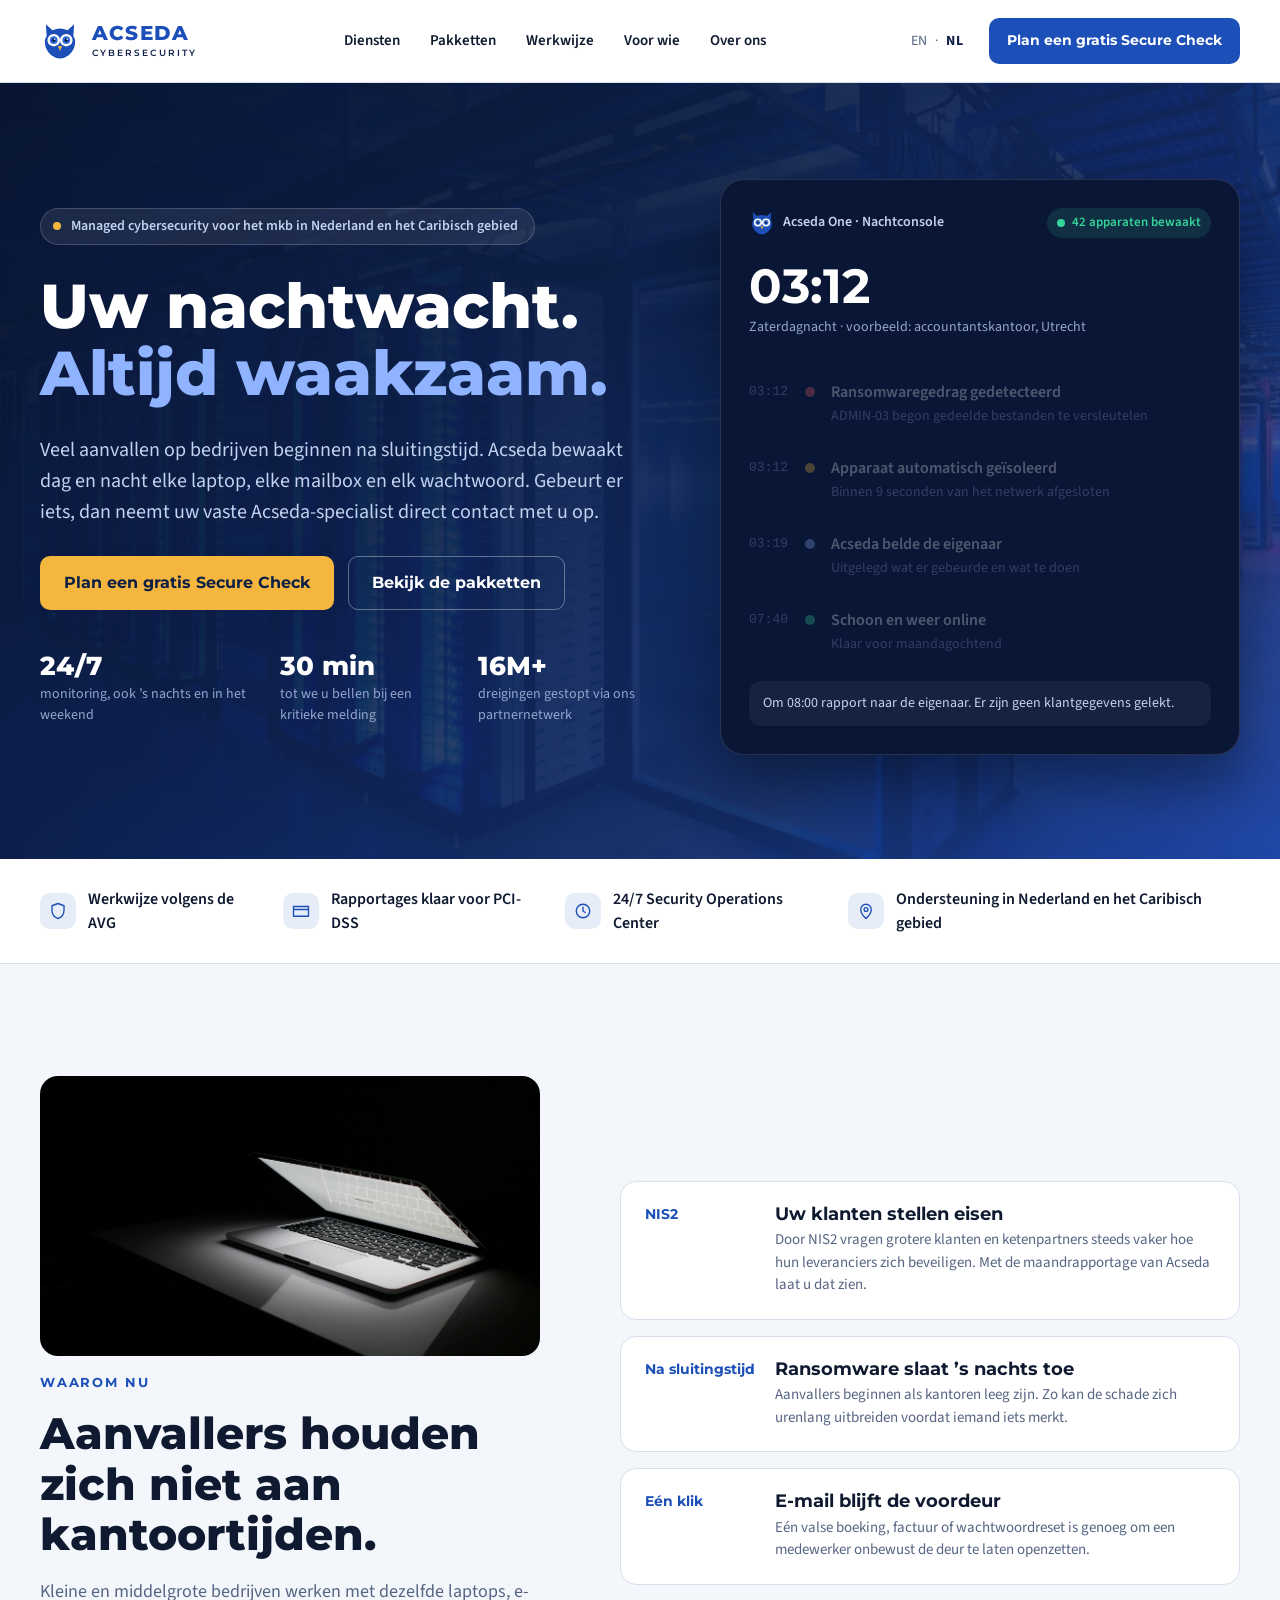
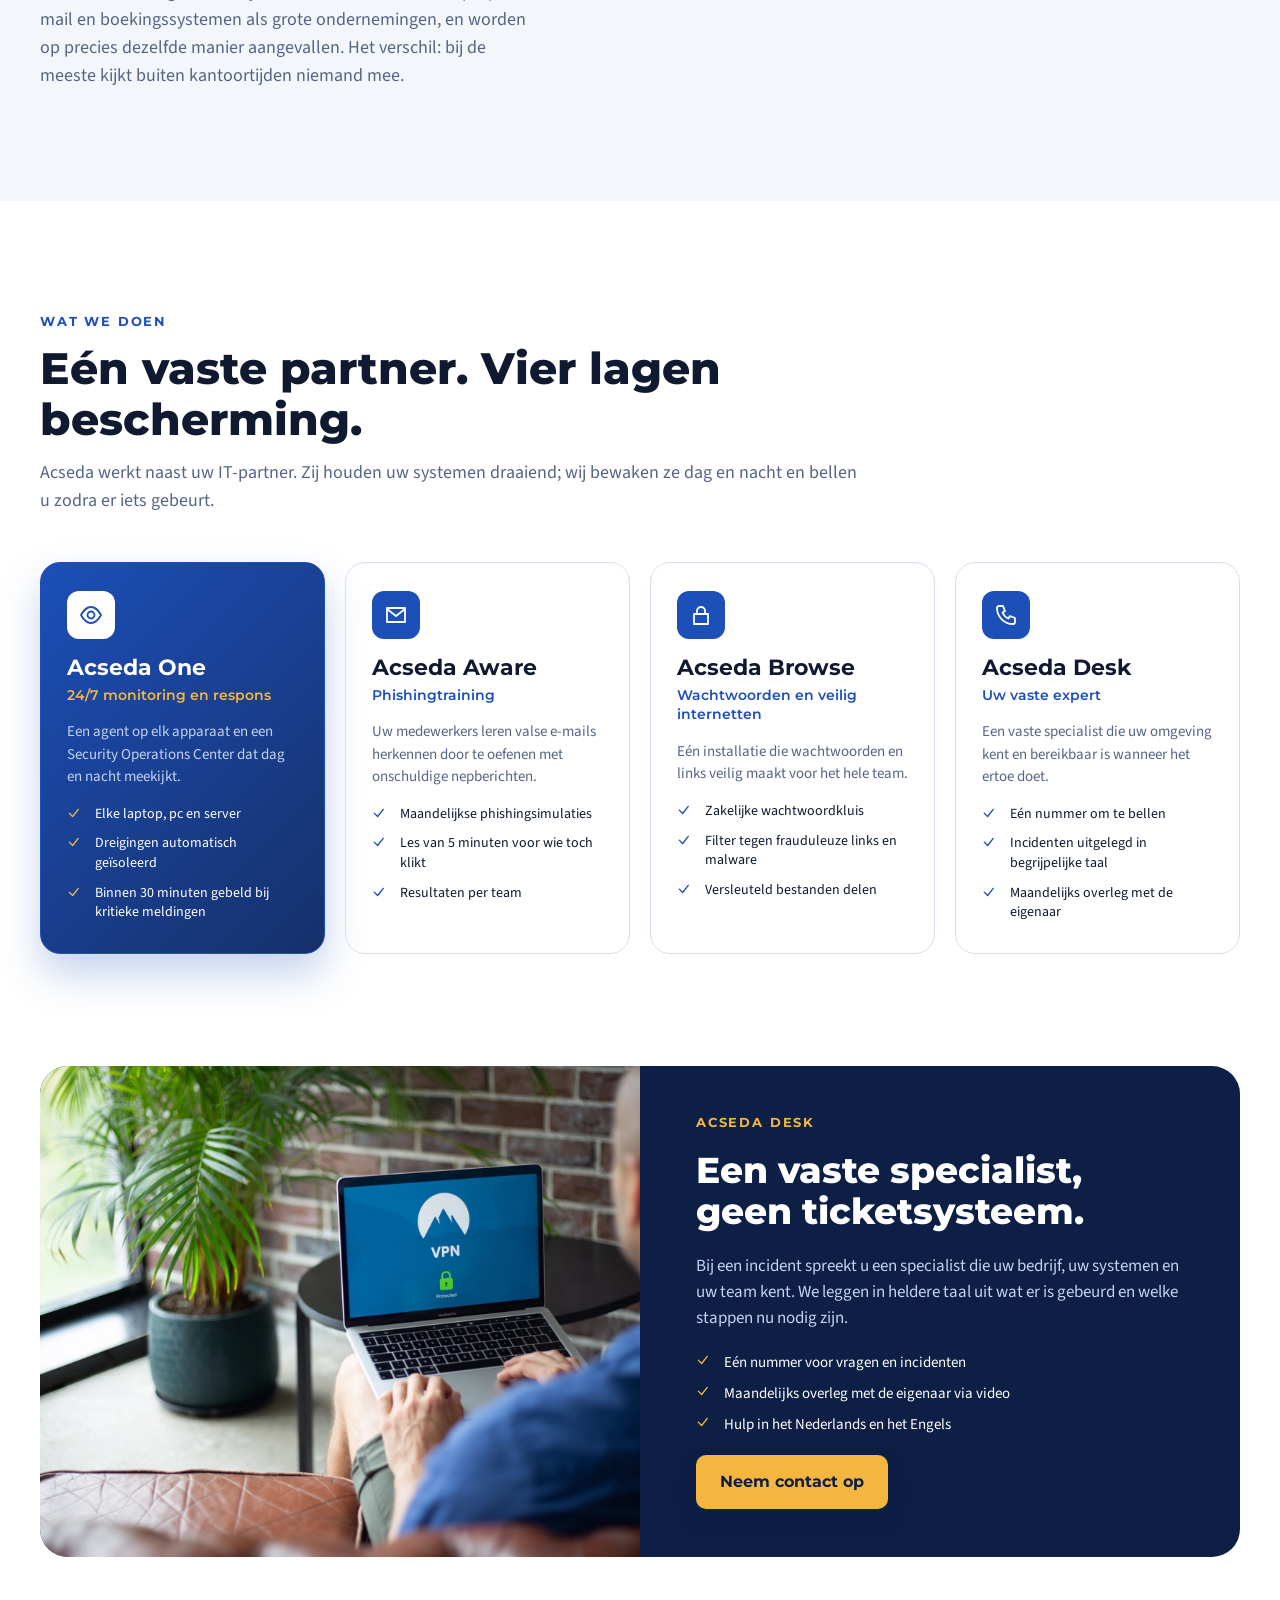
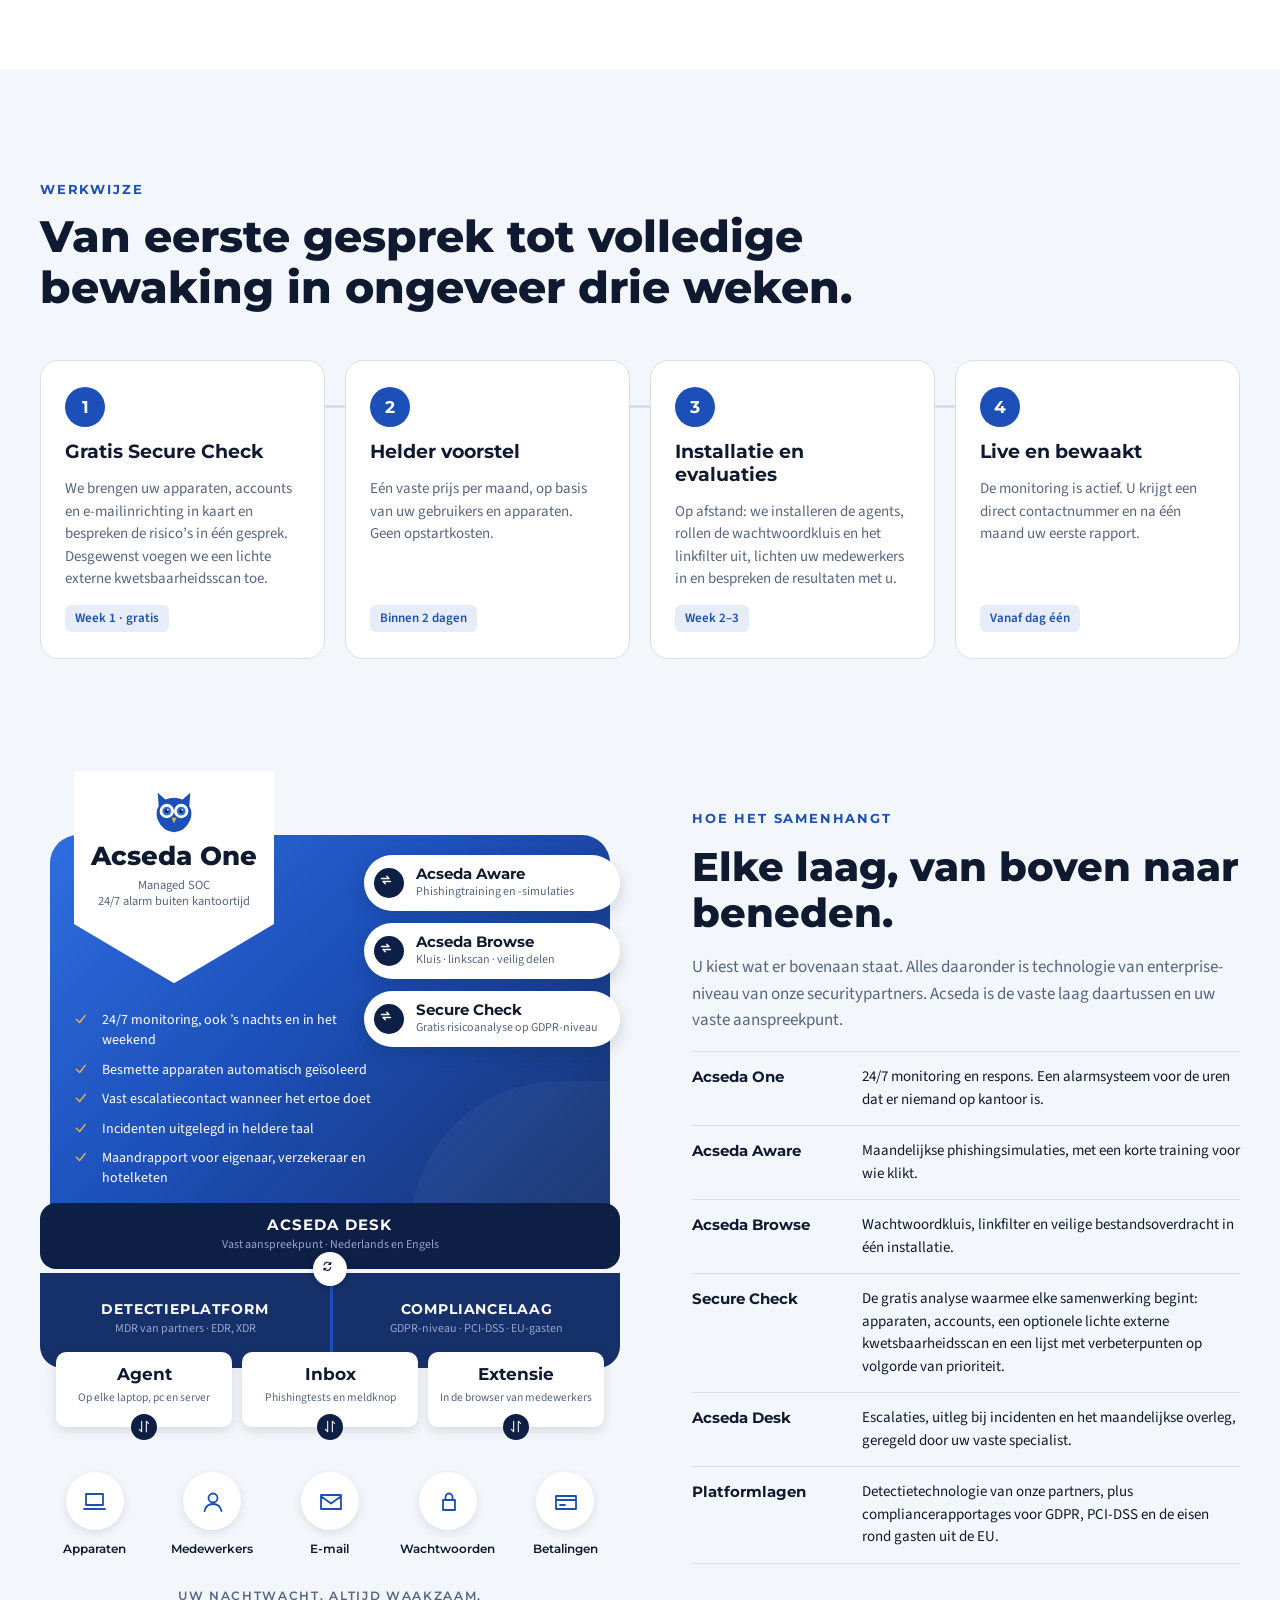
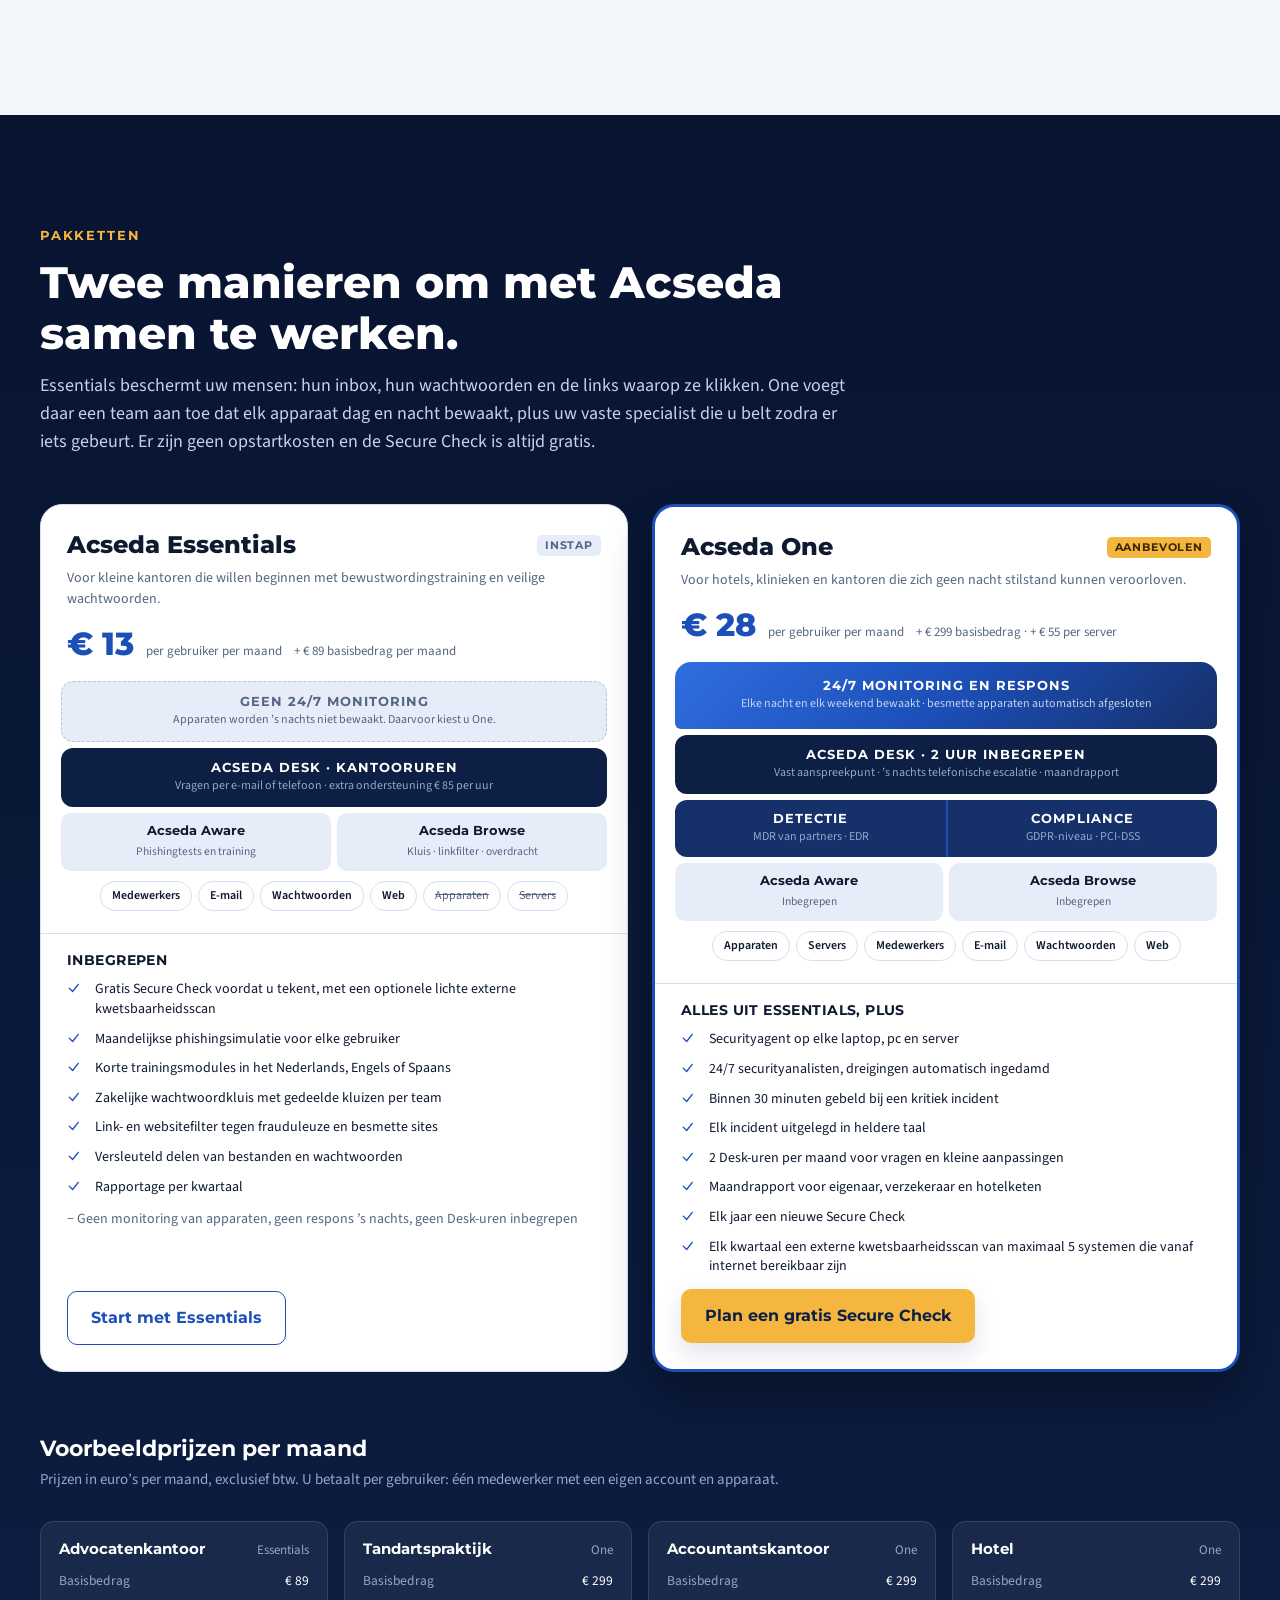
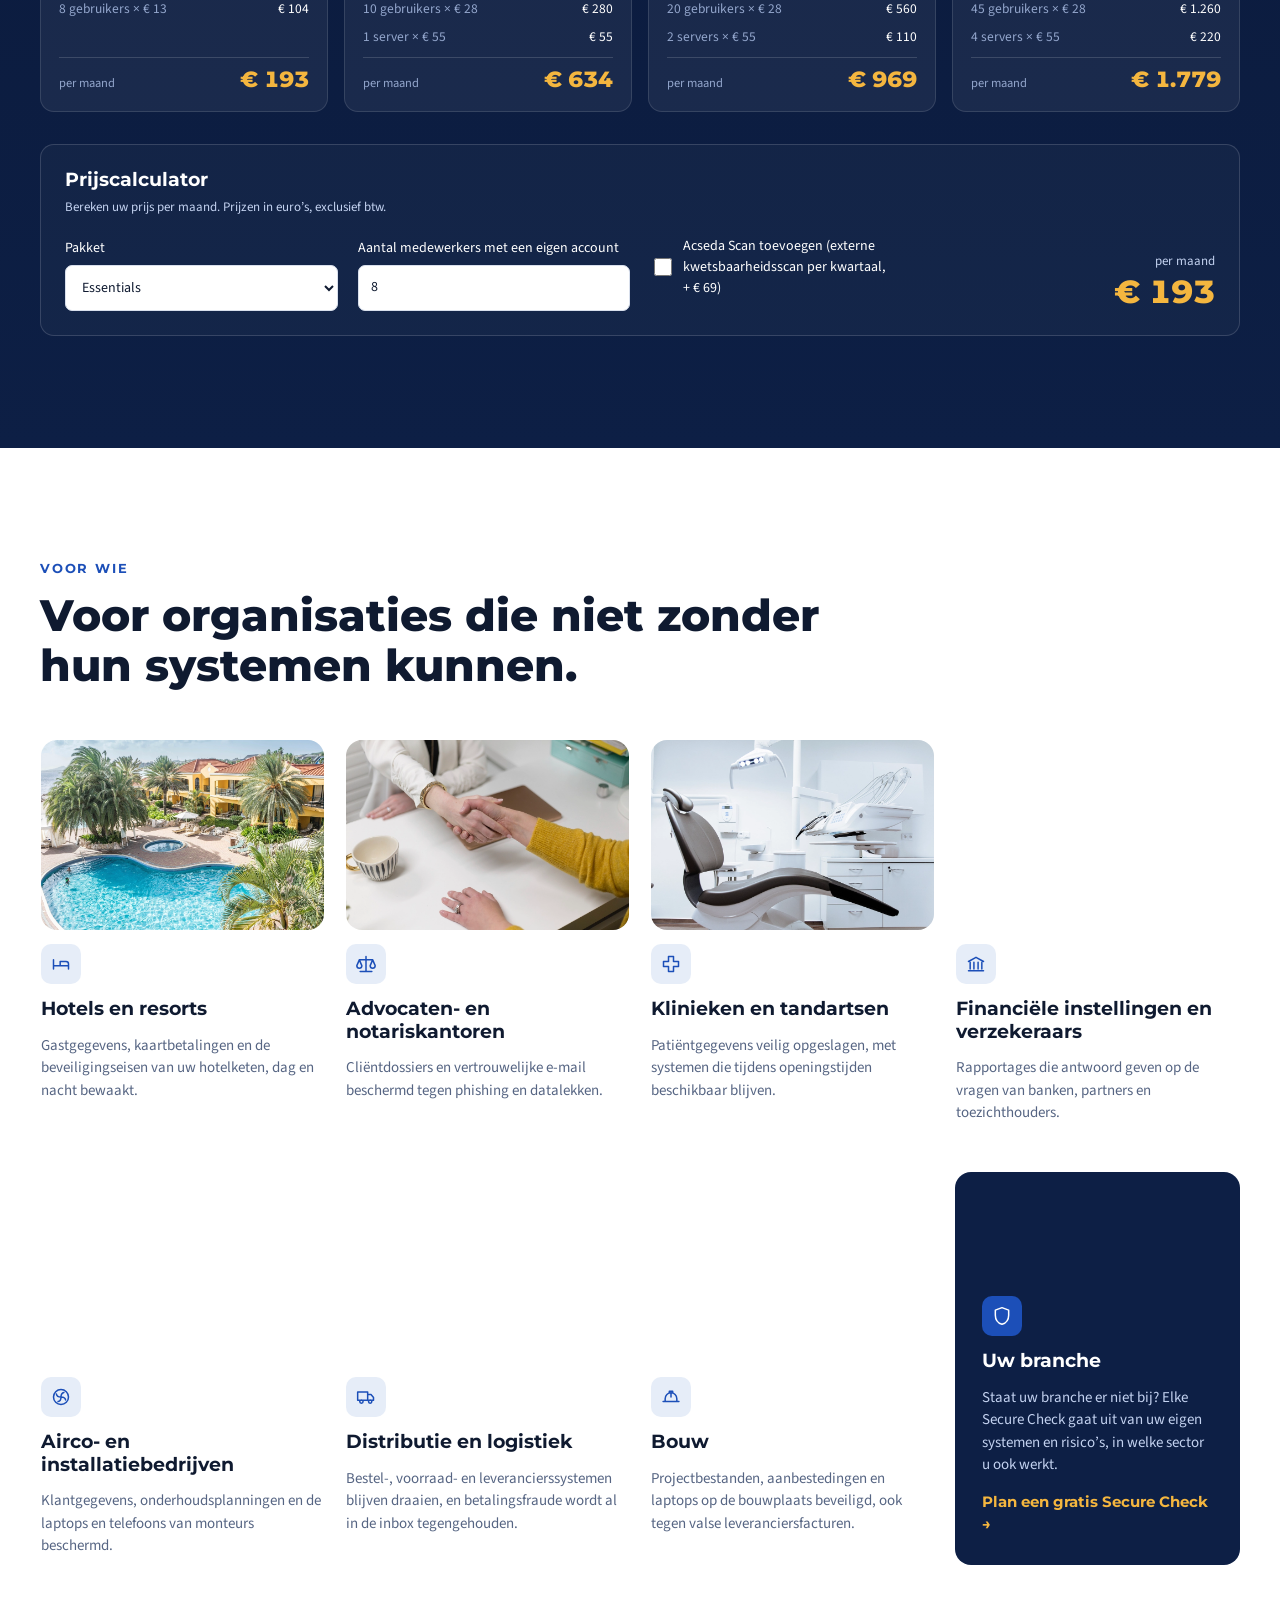
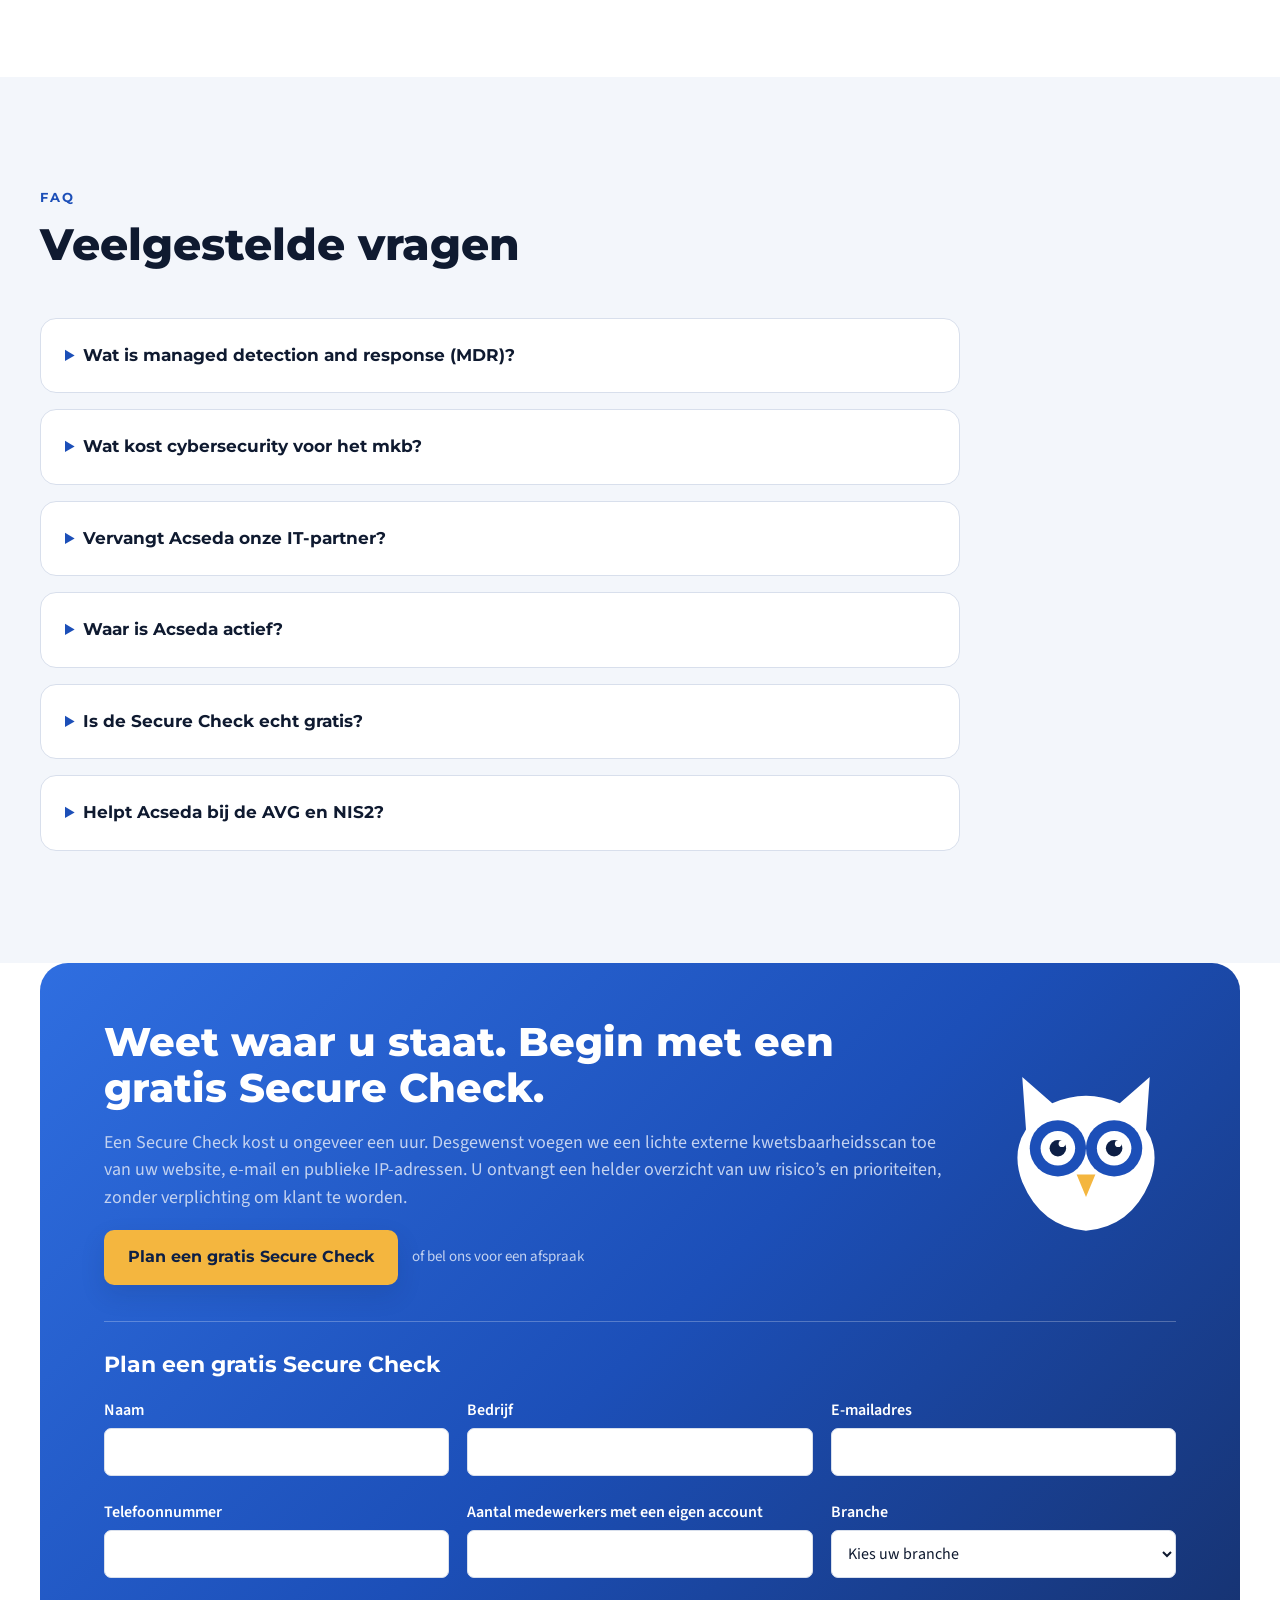
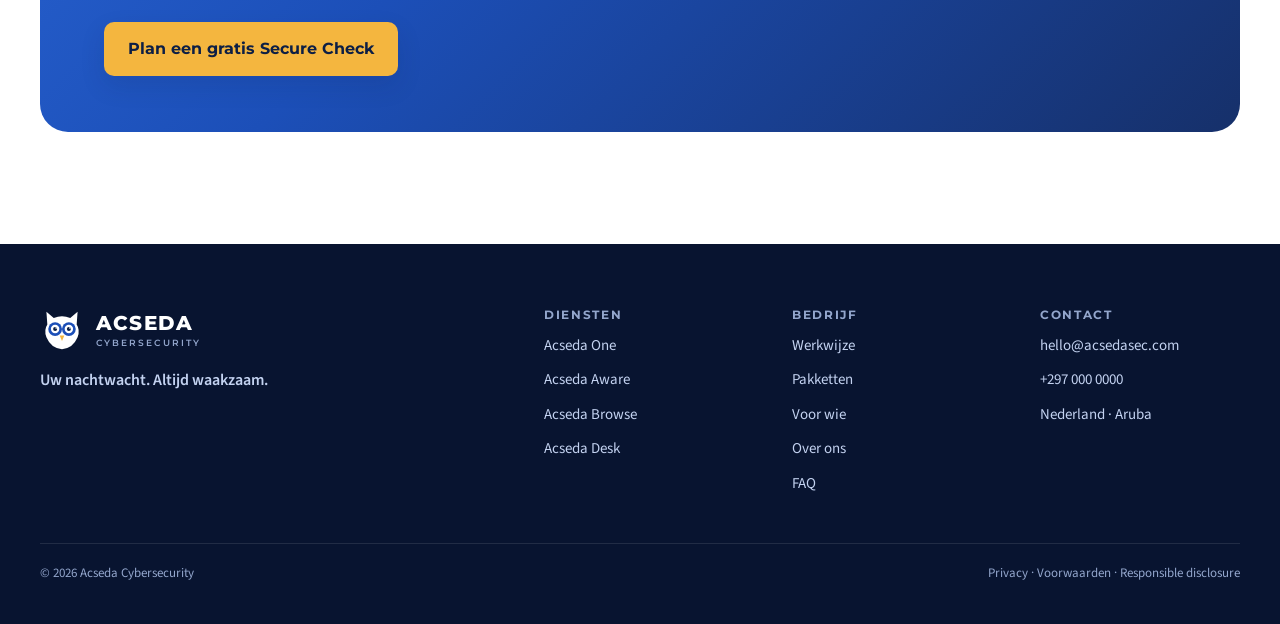
<file: nl/index.html>
<!doctype html>
<html lang="nl"><head><meta charset="utf-8"><meta name="viewport" content="width=device-width, initial-scale=1">
<title>Cybersecurity voor het mkb | 24/7 bewaakt | Nederland &amp; Caribisch gebied | Acseda</title>
<meta name="description" content="Managed cybersecurity voor het mkb in Nederland en het Caribisch gebied: 24/7 monitoring en respons, phishingtraining en een gratis Secure Check.">
<meta property="og:site_name" content="Acseda Cybersecurity"><meta property="og:type" content="website"><meta property="og:locale" content="nl_NL"><meta property="og:locale:alternate" content="en_US"><meta property="og:title" content="Cybersecurity voor het mkb | 24/7 bewaakt | Nederland &amp; Caribisch gebied | Acseda"><meta property="og:description" content="Managed cybersecurity voor het mkb in Nederland en het Caribisch gebied: 24/7 monitoring en respons, phishingtraining en een gratis Secure Check."><meta property="og:image" content="https://acsedasec.com/assets/photos/server.jpg"><meta property="og:image:alt" content="Serverrekken in een datacentrum"><meta name="theme-color" content="#0D1F45">
<link rel="alternate" hreflang="en" href="https://acsedasec.com/"><link rel="alternate" hreflang="nl" href="https://acsedasec.com/nl/"><link rel="alternate" hreflang="x-default" href="https://acsedasec.com/">
<link rel="canonical" href="https://acsedasec.com/nl/">
<meta property="og:url" content="https://acsedasec.com/nl/"><meta property="og:image:width" content="1024"><meta property="og:image:height" content="576"><meta name="twitter:card" content="summary_large_image">
<script type="application/ld+json">
{
  "@context": "https://schema.org",
  "@graph": [
    {
      "@type": [
        "ProfessionalService",
        "Organization"
      ],
      "@id": "https://acsedasec.com/#organization",
      "name": "Acseda Cybersecurity",
      "url": "https://acsedasec.com/nl/",
      "slogan": "Uw nachtwacht. Altijd waakzaam.",
      "description": "Managed cybersecurity voor het mkb in Nederland en het Caribisch gebied: 24/7 monitoring en respons, phishingtraining en een gratis Secure Check.",
      "email": "hello@acsedasec.com",
      "areaServed": [
        "Nederland",
        "Aruba",
        "Caribisch gebied"
      ],
      "knowsLanguage": [
        "en",
        "nl"
      ],
      "logo": "https://acsedasec.com/assets/favicon.svg",
      "image": "https://acsedasec.com/assets/photos/server.jpg"
    },
    {
      "@type": "FAQPage",
      "@id": "https://acsedasec.com/nl/#faq",
      "inLanguage": "nl",
      "mainEntity": [
        {
          "@type": "Question",
          "name": "Wat is managed detection and response (MDR)?",
          "acceptedAnswer": {
            "@type": "Answer",
            "text": "Software op elke laptop, pc en server meldt verdacht gedrag aan een securitycentrum dat 24/7 bemand is. Lijkt iets op een aanval, zoals ransomware die bestanden versleutelt, dan wordt het apparaat automatisch van het netwerk gehaald en bellen wij u. Acseda One is onze MDR-dienst."
          }
        },
        {
          "@type": "Question",
          "name": "Wat kost cybersecurity voor het mkb?",
          "acceptedAnswer": {
            "@type": "Answer",
            "text": "Acseda Essentials kost € 89 per maand plus € 13 per gebruiker. Acseda One, met 24/7 monitoring, kost € 299 per maand plus € 28 per gebruiker en € 55 per server. Een advocatenkantoor met 8 gebruikers op Essentials betaalt € 193 per maand. Er zijn geen opstartkosten."
          }
        },
        {
          "@type": "Question",
          "name": "Vervangt Acseda onze IT-partner?",
          "acceptedAnswer": {
            "@type": "Answer",
            "text": "Nee. Acseda werkt naast uw IT-partner. Zij houden uw systemen draaiend; wij voegen 24/7 beveiligingsmonitoring, training voor medewerkers en wachtwoordbeveiliging toe, en werken met hen samen als een incident opgelost moet worden."
          }
        },
        {
          "@type": "Question",
          "name": "Waar is Acseda actief?",
          "acceptedAnswer": {
            "@type": "Answer",
            "text": "In Nederland, op Aruba en in de rest van het Caribisch gebied. Installatie en evaluaties doen we op afstand. Ondersteuning in het Nederlands en Engels."
          }
        },
        {
          "@type": "Question",
          "name": "Is de Secure Check echt gratis?",
          "acceptedAnswer": {
            "@type": "Answer",
            "text": "Ja. Het kost u ongeveer een uur. Desgewenst voeren we ook een lichte externe kwetsbaarheidsscan uit van uw website, e-maildomein en publieke IP-adressen, alleen met uw schriftelijke toestemming. Het is een kwetsbaarheidsscan, geen pentest."
          }
        },
        {
          "@type": "Question",
          "name": "Helpt Acseda bij de AVG en NIS2?",
          "acceptedAnswer": {
            "@type": "Answer",
            "text": "Geen enkele dienst maakt u op zichzelf compliant. Acseda levert de maatregelen en de maandrapportage waarmee u aan klanten, ketenpartners, verzekeraars en toezichthouders laat zien hoe uw systemen beveiligd zijn."
          }
        }
      ]
    }
  ]
}
</script>
<link rel="icon" type="image/svg+xml" href="../assets/favicon.svg"><link rel="preconnect" href="https://fonts.googleapis.com"><link rel="preconnect" href="https://fonts.gstatic.com" crossorigin><link href="https://fonts.googleapis.com/css2?family=Montserrat:wght@500;600;700;800&family=Source+Sans+3:wght@400;500;600;700&display=swap" rel="stylesheet"><link rel="stylesheet" href="../css/styles.css"><script src="../js/main.js" defer></script></head><body>
<a class="skip-link" href="#main">Direct naar de inhoud</a>

<header class="site-header">
<div class="container nav-wrap"><a class="logo" href="#home" aria-label="Acseda Cybersecurity, naar boven"><svg class="owl " viewBox="0 0 48 48" width="48" height="48" aria-hidden="true"><path d="M7 4 15 11Q24 7 33 11L41 4 40 18Q44 24 41 32Q36 44 24 45Q12 44 7 32Q4 24 8 18Z" fill="#1C4FB8"/><g class="owl-eyes"><circle cx="16.5" cy="23" r="7.5" fill="#FFFFFF"/><circle cx="16.5" cy="23" r="4.6" fill="#2F6EE0"/><g class="pupil"><circle cx="16.5" cy="23" r="2.2" fill="#0D1F45"/><circle cx="17.6" cy="21.8" r=".9" fill="#FFFFFF"/></g><circle cx="31.5" cy="23" r="7.5" fill="#FFFFFF"/><circle cx="31.5" cy="23" r="4.6" fill="#2F6EE0"/><g class="pupil"><circle cx="31.5" cy="23" r="2.2" fill="#0D1F45"/><circle cx="32.6" cy="21.8" r=".9" fill="#FFFFFF"/></g></g><path d="M21.5 30 24 36 26.5 30Z" fill="#F4B63F"/></svg><span><strong>ACSEDA</strong><small>CYBERSECURITY</small></span></a><button class="menu-toggle" aria-expanded="false" aria-controls="navigation" aria-label="Menu openen"><span></span><span></span><span></span></button>
<nav id="navigation" aria-label="Hoofdnavigatie">
<div class="nav-links"><a href="#services">Diensten</a><a href="#packages">Pakketten</a><a href="#how-it-works">Werkwijze</a><a href="#who-we-help">Voor wie</a><a href="#about">Over ons</a>
</div>
<div class="nav-actions"><div class="languages" role="group" aria-label="Taal"><a href="../" hreflang="en" lang="en" aria-label="EN, English">EN</a><span aria-hidden="true">·</span><a href="./" hreflang="nl" lang="nl" aria-label="NL, Nederlands" aria-current="true">NL</a></div><a class="button primary" href="#contact">Plan een gratis Secure Check</a>
</div>
</nav>
</div>
</header>
<main id="main">
<section id="home" class="hero">
<div class="hero-backdrop"><img src="../assets/photos/server.jpg" alt="Serverracks in een beveiligd datacenter" width="1440" height="800" fetchpriority="high" decoding="async">
</div>
<div class="container hero-grid">
<div class="hero-copy">
<h1 class="hero-pill entrance"><span class="status-dot"></span>Managed cybersecurity voor het mkb in Nederland en het Caribisch gebied
</h1>
<p class="hero-title"><span class="entrance">Uw nachtwacht.</span><span class="entrance">Altijd waakzaam.</span>
</p>
<p class="hero-description entrance">Veel aanvallen op bedrijven beginnen na sluitingstijd. Acseda bewaakt dag en nacht elke laptop, elke mailbox en elk wachtwoord. Gebeurt er iets, dan neemt uw vaste Acseda-specialist direct contact met u op.
</p>
<div class="hero-buttons entrance"><a class="button primary" href="#contact">Plan een gratis Secure Check</a><a class="button outline" href="#packages">Bekijk de pakketten</a>
</div>
<div class="hero-stats entrance">
<div><strong><span data-count="24">24</span>/7</strong><span>monitoring, ook ’s nachts en in het weekend</span>
</div>
<div><strong><span data-count="30">30</span> min</strong><span>tot we u bellen bij een kritieke melding</span>
</div>
<div><strong><span data-count="16">16</span>M+</strong><span>dreigingen gestopt via ons partnernetwerk</span>
</div>
</div>
</div>
<aside class="night-console entrance" aria-label="Voorbeeld van een nachtelijk beveiligingsincident">
<div class="console-header"><span><svg class="owl cursor-owl" viewBox="0 0 48 48" width="48" height="48" aria-hidden="true"><path d="M7 4 15 11Q24 7 33 11L41 4 40 18Q44 24 41 32Q36 44 24 45Q12 44 7 32Q4 24 8 18Z" fill="#1C4FB8"/><g class="owl-eyes"><circle cx="16.5" cy="23" r="7.5" fill="#FFFFFF"/><circle cx="16.5" cy="23" r="4.6" fill="#2F6EE0"/><g class="pupil"><circle cx="16.5" cy="23" r="2.2" fill="#0D1F45"/><circle cx="17.6" cy="21.8" r=".9" fill="#FFFFFF"/></g><circle cx="31.5" cy="23" r="7.5" fill="#FFFFFF"/><circle cx="31.5" cy="23" r="4.6" fill="#2F6EE0"/><g class="pupil"><circle cx="31.5" cy="23" r="2.2" fill="#0D1F45"/><circle cx="32.6" cy="21.8" r=".9" fill="#FFFFFF"/></g></g><path d="M21.5 30 24 36 26.5 30Z" fill="#F4B63F"/></svg>Acseda One · Nachtconsole</span><span class="watch-status"><i class="status-dot"></i>42 apparaten bewaakt</span>
</div>
<div class="console-clock">03:12
</div>
<p class="console-subtitle">Zaterdagnacht · voorbeeld: accountantskantoor, Utrecht
</p>
<ol class="timeline">
<li class="event" style="--event-color:#F0616D;--event-index:0"><time>03:12</time><span class="event-dot"></span>
<div><strong>Ransomwaregedrag gedetecteerd</strong>
<p>ADMIN-03 begon gedeelde bestanden te versleutelen
</p>
</div>
</li>
<li class="event" style="--event-color:#F4B63F;--event-index:1"><time>03:12</time><span class="event-dot"></span>
<div><strong>Apparaat automatisch geïsoleerd</strong>
<p>Binnen 9 seconden van het netwerk afgesloten
</p>
</div>
</li>
<li class="event" style="--event-color:#8FB3FF;--event-index:2"><time>03:19</time><span class="event-dot"></span>
<div><strong>Acseda belde de eigenaar</strong>
<p>Uitgelegd wat er gebeurde en wat te doen
</p>
</div>
</li>
<li class="event" style="--event-color:#34D399;--event-index:3"><time>07:40</time><span class="event-dot"></span>
<div><strong>Schoon en weer online</strong>
<p>Klaar voor maandagochtend
</p>
</div>
</li>
</ol>
<p class="console-footer">Om 08:00 rapport naar de eigenaar. Er zijn geen klantgegevens gelekt.
</p>
</aside>
</div>
</section>
<div class="trust-strip">
<div class="container trust-grid stagger">
<div class="reveal"><span class="icon"><svg viewBox="0 0 24 24" width="24" height="24" aria-hidden="true"><path d="M12 2 4 5v6c0 5 3.4 9.4 8 11 4.6-1.6 8-6 8-11V5Z" fill="none" stroke="currentColor" stroke-width="1.8" stroke-linecap="round" stroke-linejoin="round"/></svg></span><span>Werkwijze volgens de AVG</span>
</div>
<div class="reveal"><span class="icon"><svg viewBox="0 0 24 24" width="24" height="24" aria-hidden="true"><path d="M2 6h20v13H2Z M2 10h20" fill="none" stroke="currentColor" stroke-width="1.8" stroke-linecap="round" stroke-linejoin="round"/></svg></span><span>Rapportages klaar voor PCI-DSS</span>
</div>
<div class="reveal"><span class="icon"><svg viewBox="0 0 24 24" width="24" height="24" aria-hidden="true"><path d="M12 3a9 9 0 1 0 0 18 9 9 0 1 0 0-18Z M12 7v5l3 2" fill="none" stroke="currentColor" stroke-width="1.8" stroke-linecap="round" stroke-linejoin="round"/></svg></span><span>24/7 Security Operations Center</span>
</div>
<div class="reveal"><span class="icon"><svg viewBox="0 0 24 24" width="24" height="24" aria-hidden="true"><path d="M12 22s7-6.3 7-12a7 7 0 0 0-14 0c0 5.7 7 12 7 12Z M12 7.5a2.5 2.5 0 1 0 0 5 2.5 2.5 0 1 0 0-5Z" fill="none" stroke="currentColor" stroke-width="1.8" stroke-linecap="round" stroke-linejoin="round"/></svg></span><span>Ondersteuning in Nederland en het Caribisch gebied</span>
</div>
</div>
</div>
<section id="about" class="section tinted">
<div class="container why-grid">
<div class="why-copy reveal"><img src="../assets/photos/laptopdark.jpg" alt="Een opengeklapte laptop die oplicht tegen een donkere achtergrond" width="560" height="280" loading="lazy" decoding="async">
<header class="section-heading reveal">
<p class="eyebrow">Waarom nu
</p>
<h2>Aanvallers houden zich niet aan kantoortijden.
</h2>
<p class="">Kleine en middelgrote bedrijven werken met dezelfde laptops, e-mail en boekingssystemen als grote ondernemingen, en worden op precies dezelfde manier aangevallen. Het verschil: bij de meeste kijkt buiten kantoortijden niemand mee.
</p>
</header>
</div>
<div class="why-cards stagger">
<article class="why-card reveal"><span>NIS2</span>
<div>
<h3>Uw klanten stellen eisen
</h3>
<p class="">Door NIS2 vragen grotere klanten en ketenpartners steeds vaker hoe hun leveranciers zich beveiligen. Met de maandrapportage van Acseda laat u dat zien.
</p>
</div>
</article>
<article class="why-card reveal"><span>Na sluitingstijd</span>
<div>
<h3>Ransomware slaat ’s nachts toe
</h3>
<p class="">Aanvallers beginnen als kantoren leeg zijn. Zo kan de schade zich urenlang uitbreiden voordat iemand iets merkt.
</p>
</div>
</article>
<article class="why-card reveal"><span>Eén klik</span>
<div>
<h3>E-mail blijft de voordeur
</h3>
<p class="">Eén valse boeking, factuur of wachtwoordreset is genoeg om een medewerker onbewust de deur te laten openzetten.
</p>
</div>
</article>
</div>
</div>
</section>
<section id="services" class="section">
<div class="container">
<header class="section-heading reveal">
<p class="eyebrow">Wat we doen
</p>
<h2>Eén vaste partner. Vier lagen bescherming.
</h2>
<p>Acseda werkt naast uw IT-partner. Zij houden uw systemen draaiend; wij bewaken ze dag en nacht en bellen u zodra er iets gebeurt.
</p>
</header>
<div class="service-grid stagger">
<article class="service-card interactive-card reveal featured"><span class="icon"><svg viewBox="0 0 24 24" width="24" height="24" aria-hidden="true"><path d="M2 12C5 6.5 8.5 4 12 4s7 2.5 10 8c-3 5.5-6.5 8-10 8S5 17.5 2 12Z M12 8.5a3.5 3.5 0 1 0 0 7 3.5 3.5 0 1 0 0-7Z" fill="none" stroke="currentColor" stroke-width="1.8" stroke-linecap="round" stroke-linejoin="round"/></svg></span>
<div>
<h3>Acseda One
</h3>
<h4>24/7 monitoring en respons
</h4>
</div>
<p class="">Een agent op elk apparaat en een Security Operations Center dat dag en nacht meekijkt.
</p>
<ul class="checks">
<li><svg viewBox="0 0 24 24" width="24" height="24" aria-hidden="true"><path d="M3 9.5 7.5 14 15 4.5" fill="none" stroke="currentColor" stroke-width="1.8" stroke-linecap="round" stroke-linejoin="round"/></svg><span>Elke laptop, pc en server</span>
</li>
<li><svg viewBox="0 0 24 24" width="24" height="24" aria-hidden="true"><path d="M3 9.5 7.5 14 15 4.5" fill="none" stroke="currentColor" stroke-width="1.8" stroke-linecap="round" stroke-linejoin="round"/></svg><span>Dreigingen automatisch geïsoleerd</span>
</li>
<li><svg viewBox="0 0 24 24" width="24" height="24" aria-hidden="true"><path d="M3 9.5 7.5 14 15 4.5" fill="none" stroke="currentColor" stroke-width="1.8" stroke-linecap="round" stroke-linejoin="round"/></svg><span>Binnen 30 minuten gebeld bij kritieke meldingen</span>
</li>
</ul>
</article>
<article class="service-card interactive-card reveal "><span class="icon"><svg viewBox="0 0 24 24" width="24" height="24" aria-hidden="true"><path d="M3 5h18v14H3Z M3 6l9 7 9-7" fill="none" stroke="currentColor" stroke-width="1.8" stroke-linecap="round" stroke-linejoin="round"/></svg></span>
<div>
<h3>Acseda Aware
</h3>
<h4>Phishingtraining
</h4>
</div>
<p class="">Uw medewerkers leren valse e-mails herkennen door te oefenen met onschuldige nepberichten.
</p>
<ul class="checks">
<li><svg viewBox="0 0 24 24" width="24" height="24" aria-hidden="true"><path d="M3 9.5 7.5 14 15 4.5" fill="none" stroke="currentColor" stroke-width="1.8" stroke-linecap="round" stroke-linejoin="round"/></svg><span>Maandelijkse phishingsimulaties</span>
</li>
<li><svg viewBox="0 0 24 24" width="24" height="24" aria-hidden="true"><path d="M3 9.5 7.5 14 15 4.5" fill="none" stroke="currentColor" stroke-width="1.8" stroke-linecap="round" stroke-linejoin="round"/></svg><span>Les van 5 minuten voor wie toch klikt</span>
</li>
<li><svg viewBox="0 0 24 24" width="24" height="24" aria-hidden="true"><path d="M3 9.5 7.5 14 15 4.5" fill="none" stroke="currentColor" stroke-width="1.8" stroke-linecap="round" stroke-linejoin="round"/></svg><span>Resultaten per team</span>
</li>
</ul>
</article>
<article class="service-card interactive-card reveal "><span class="icon"><svg viewBox="0 0 24 24" width="24" height="24" aria-hidden="true"><path d="M5 11h14v10H5Z M8 11V8a4 4 0 0 1 8 0v3" fill="none" stroke="currentColor" stroke-width="1.8" stroke-linecap="round" stroke-linejoin="round"/></svg></span>
<div>
<h3>Acseda Browse
</h3>
<h4>Wachtwoorden en veilig internetten
</h4>
</div>
<p class="">Eén installatie die wachtwoorden en links veilig maakt voor het hele team.
</p>
<ul class="checks">
<li><svg viewBox="0 0 24 24" width="24" height="24" aria-hidden="true"><path d="M3 9.5 7.5 14 15 4.5" fill="none" stroke="currentColor" stroke-width="1.8" stroke-linecap="round" stroke-linejoin="round"/></svg><span>Zakelijke wachtwoordkluis</span>
</li>
<li><svg viewBox="0 0 24 24" width="24" height="24" aria-hidden="true"><path d="M3 9.5 7.5 14 15 4.5" fill="none" stroke="currentColor" stroke-width="1.8" stroke-linecap="round" stroke-linejoin="round"/></svg><span>Filter tegen frauduleuze links en malware</span>
</li>
<li><svg viewBox="0 0 24 24" width="24" height="24" aria-hidden="true"><path d="M3 9.5 7.5 14 15 4.5" fill="none" stroke="currentColor" stroke-width="1.8" stroke-linecap="round" stroke-linejoin="round"/></svg><span>Versleuteld bestanden delen</span>
</li>
</ul>
</article>
<article class="service-card interactive-card reveal "><span class="icon"><svg viewBox="0 0 24 24" width="24" height="24" aria-hidden="true"><path d="M5 3h4l2 5-2.5 1.5a11 11 0 0 0 6 6L16 13l5 2v4a2 2 0 0 1-2 2A16 16 0 0 1 3 5a2 2 0 0 1 2-2Z" fill="none" stroke="currentColor" stroke-width="1.8" stroke-linecap="round" stroke-linejoin="round"/></svg></span>
<div>
<h3>Acseda Desk
</h3>
<h4>Uw vaste expert
</h4>
</div>
<p class="">Een vaste specialist die uw omgeving kent en bereikbaar is wanneer het ertoe doet.
</p>
<ul class="checks">
<li><svg viewBox="0 0 24 24" width="24" height="24" aria-hidden="true"><path d="M3 9.5 7.5 14 15 4.5" fill="none" stroke="currentColor" stroke-width="1.8" stroke-linecap="round" stroke-linejoin="round"/></svg><span>Eén nummer om te bellen</span>
</li>
<li><svg viewBox="0 0 24 24" width="24" height="24" aria-hidden="true"><path d="M3 9.5 7.5 14 15 4.5" fill="none" stroke="currentColor" stroke-width="1.8" stroke-linecap="round" stroke-linejoin="round"/></svg><span>Incidenten uitgelegd in begrijpelijke taal</span>
</li>
<li><svg viewBox="0 0 24 24" width="24" height="24" aria-hidden="true"><path d="M3 9.5 7.5 14 15 4.5" fill="none" stroke="currentColor" stroke-width="1.8" stroke-linecap="round" stroke-linejoin="round"/></svg><span>Maandelijks overleg met de eigenaar</span>
</li>
</ul>
</article>
</div>
</div>
</section>
<section class="desk-section">
<div class="container">
<div class="desk-card reveal"><img src="../assets/photos/encrypt.jpg" alt="Een specialist aan het werk op een laptop met een versleutelde verbinding" width="600" height="480" loading="lazy" decoding="async">
<div class="desk-copy">
<header class="section-heading reveal">
<p class="eyebrow">Acseda Desk
</p>
<h2>Een vaste specialist, geen ticketsysteem.
</h2>
<p class="">Bij een incident spreekt u een specialist die uw bedrijf, uw systemen en uw team kent. We leggen in heldere taal uit wat er is gebeurd en welke stappen nu nodig zijn.
</p>
</header>
<ul class="checks">
<li><svg viewBox="0 0 24 24" width="24" height="24" aria-hidden="true"><path d="M3 9.5 7.5 14 15 4.5" fill="none" stroke="currentColor" stroke-width="1.8" stroke-linecap="round" stroke-linejoin="round"/></svg><span>Eén nummer voor vragen en incidenten</span>
</li>
<li><svg viewBox="0 0 24 24" width="24" height="24" aria-hidden="true"><path d="M3 9.5 7.5 14 15 4.5" fill="none" stroke="currentColor" stroke-width="1.8" stroke-linecap="round" stroke-linejoin="round"/></svg><span>Maandelijks overleg met de eigenaar via video</span>
</li>
<li><svg viewBox="0 0 24 24" width="24" height="24" aria-hidden="true"><path d="M3 9.5 7.5 14 15 4.5" fill="none" stroke="currentColor" stroke-width="1.8" stroke-linecap="round" stroke-linejoin="round"/></svg><span>Hulp in het Nederlands en het Engels</span>
</li>
</ul><a class="button primary" href="#contact">Neem contact op</a>
</div>
</div>
</div>
</section>
<section id="how-it-works" class="section tinted">
<div class="container">
<header class="section-heading reveal">
<p class="eyebrow">Werkwijze
</p>
<h2>Van eerste gesprek tot volledige bewaking in ongeveer drie weken.
</h2>
</header>
<div class="steps-wrap">
<div class="step-progress" aria-hidden="true"><span></span>
</div>
<ol class="steps stagger">
<li class="step reveal"><span class="step-number">1</span>
<h3>Gratis Secure Check
</h3>
<p class="">We brengen uw apparaten, accounts en e-mailinrichting in kaart en bespreken de risico’s in één gesprek. Desgewenst voegen we een lichte externe kwetsbaarheidsscan toe.
</p><span class="step-when">Week 1  ·  gratis</span>
</li>
<li class="step reveal"><span class="step-number">2</span>
<h3>Helder voorstel
</h3>
<p class="">Eén vaste prijs per maand, op basis van uw gebruikers en apparaten. Geen opstartkosten.
</p><span class="step-when">Binnen 2 dagen</span>
</li>
<li class="step reveal"><span class="step-number">3</span>
<h3>Installatie en evaluaties
</h3>
<p class="">Op afstand: we installeren de agents, rollen de wachtwoordkluis en het linkfilter uit, lichten uw medewerkers in en bespreken de resultaten met u.
</p><span class="step-when">Week 2–3</span>
</li>
<li class="step reveal"><span class="step-number">4</span>
<h3>Live en bewaakt
</h3>
<p class="">De monitoring is actief. U krijgt een direct contactnummer en na één maand uw eerste rapport.
</p><span class="step-when">Vanaf dag één</span>
</li>
</ol>
</div>
</div>
</section>
<section id="stack" class="section tinted stack-section">
<div class="container stack-grid">
<div class="stack reveal" aria-label="Schema van de Acseda-dienstverlening">
<div class="stack-one stack-part" data-layer="one" tabindex="0" style="--build:4">
<div class="shield"><svg class="owl " viewBox="0 0 48 48" width="48" height="48" aria-hidden="true"><path d="M7 4 15 11Q24 7 33 11L41 4 40 18Q44 24 41 32Q36 44 24 45Q12 44 7 32Q4 24 8 18Z" fill="#1C4FB8"/><g class="owl-eyes"><circle cx="16.5" cy="23" r="7.5" fill="#FFFFFF"/><circle cx="16.5" cy="23" r="4.6" fill="#2F6EE0"/><g class="pupil"><circle cx="16.5" cy="23" r="2.2" fill="#0D1F45"/><circle cx="17.6" cy="21.8" r=".9" fill="#FFFFFF"/></g><circle cx="31.5" cy="23" r="7.5" fill="#FFFFFF"/><circle cx="31.5" cy="23" r="4.6" fill="#2F6EE0"/><g class="pupil"><circle cx="31.5" cy="23" r="2.2" fill="#0D1F45"/><circle cx="32.6" cy="21.8" r=".9" fill="#FFFFFF"/></g></g><path d="M21.5 30 24 36 26.5 30Z" fill="#F4B63F"/></svg>
<h3>Acseda One
</h3>
<p>Managed SOC<br>24/7 alarm buiten kantoortijd
</p>
</div>
<ul class="checks">
<li><svg viewBox="0 0 24 24" width="24" height="24" aria-hidden="true"><path d="M3 9.5 7.5 14 15 4.5" fill="none" stroke="currentColor" stroke-width="1.8" stroke-linecap="round" stroke-linejoin="round"/></svg><span>24/7 monitoring, ook ’s nachts en in het weekend</span>
</li>
<li><svg viewBox="0 0 24 24" width="24" height="24" aria-hidden="true"><path d="M3 9.5 7.5 14 15 4.5" fill="none" stroke="currentColor" stroke-width="1.8" stroke-linecap="round" stroke-linejoin="round"/></svg><span>Besmette apparaten automatisch geïsoleerd</span>
</li>
<li><svg viewBox="0 0 24 24" width="24" height="24" aria-hidden="true"><path d="M3 9.5 7.5 14 15 4.5" fill="none" stroke="currentColor" stroke-width="1.8" stroke-linecap="round" stroke-linejoin="round"/></svg><span>Vast escalatiecontact wanneer het ertoe doet</span>
</li>
<li><svg viewBox="0 0 24 24" width="24" height="24" aria-hidden="true"><path d="M3 9.5 7.5 14 15 4.5" fill="none" stroke="currentColor" stroke-width="1.8" stroke-linecap="round" stroke-linejoin="round"/></svg><span>Incidenten uitgelegd in heldere taal</span>
</li>
<li><svg viewBox="0 0 24 24" width="24" height="24" aria-hidden="true"><path d="M3 9.5 7.5 14 15 4.5" fill="none" stroke="currentColor" stroke-width="1.8" stroke-linecap="round" stroke-linejoin="round"/></svg><span>Maandrapport voor eigenaar, verzekeraar en hotelketen</span>
</li>
</ul>
</div>
<div class="stack-pills">
<div class="stack-pill stack-part" tabindex="0" data-layer="aware" style="--build:5"><span class="link-icon"><svg viewBox="0 0 24 24" width="24" height="24" aria-hidden="true"><path d="M2 6h10l-3-3M14 10H4l3 3" fill="none" stroke="currentColor" stroke-width="1.8" stroke-linecap="round" stroke-linejoin="round"/></svg></span>
<div>
<h4>Acseda Aware
</h4>
<p>Phishingtraining en -simulaties
</p>
</div>
</div>
<div class="stack-pill stack-part" tabindex="0" data-layer="browse" style="--build:6"><span class="link-icon"><svg viewBox="0 0 24 24" width="24" height="24" aria-hidden="true"><path d="M2 6h10l-3-3M14 10H4l3 3" fill="none" stroke="currentColor" stroke-width="1.8" stroke-linecap="round" stroke-linejoin="round"/></svg></span>
<div>
<h4>Acseda Browse
</h4>
<p>Kluis · linkscan · veilig delen
</p>
</div>
</div>
<div class="stack-pill stack-part" tabindex="0" data-layer="check" style="--build:7"><span class="link-icon"><svg viewBox="0 0 24 24" width="24" height="24" aria-hidden="true"><path d="M2 6h10l-3-3M14 10H4l3 3" fill="none" stroke="currentColor" stroke-width="1.8" stroke-linecap="round" stroke-linejoin="round"/></svg></span>
<div>
<h4>Secure Check
</h4>
<p>Gratis risicoanalyse op GDPR-niveau
</p>
</div>
</div>
</div>
<div class="stack-desk stack-part" tabindex="0" data-layer="desk" style="--build:3">
<h3>ACSEDA DESK
</h3>
<p>Vast aanspreekpunt · Nederlands en Engels
</p><span class="hub"><svg viewBox="0 0 24 24" width="24" height="24" aria-hidden="true"><path d="M3 6a5 5 0 0 1 9-2l1 1M13 10a5 5 0 0 1-9 2l-1-1M13 2v3h-3M3 14v-3h3" fill="none" stroke="currentColor" stroke-width="1.8" stroke-linecap="round" stroke-linejoin="round"/></svg></span>
</div>
<div class="stack-platform stack-part" tabindex="0" data-layer="platform" style="--build:2">
<div>
<h4>DETECTIEPLATFORM
</h4>
<p>MDR van partners · EDR, XDR
</p>
</div>
<div>
<h4>COMPLIANCELAAG
</h4>
<p>GDPR-niveau · PCI-DSS · EU-gasten
</p>
</div>
</div>
<div class="sensors stack-part" style="--build:1">
<div class="sensor">
<h4>Agent
</h4>
<p>Op elke laptop, pc en server
</p><span class="sensor-arrow"><svg viewBox="0 0 24 24" width="24" height="24" aria-hidden="true"><path d="M8 2v18l-4-4M16 20V2l4 4" fill="none" stroke="currentColor" stroke-width="1.8" stroke-linecap="round" stroke-linejoin="round"/></svg></span>
</div>
<div class="sensor">
<h4>Inbox
</h4>
<p>Phishingtests en meldknop
</p><span class="sensor-arrow"><svg viewBox="0 0 24 24" width="24" height="24" aria-hidden="true"><path d="M8 2v18l-4-4M16 20V2l4 4" fill="none" stroke="currentColor" stroke-width="1.8" stroke-linecap="round" stroke-linejoin="round"/></svg></span>
</div>
<div class="sensor">
<h4>Extensie
</h4>
<p>In de browser van medewerkers
</p><span class="sensor-arrow"><svg viewBox="0 0 24 24" width="24" height="24" aria-hidden="true"><path d="M8 2v18l-4-4M16 20V2l4 4" fill="none" stroke="currentColor" stroke-width="1.8" stroke-linecap="round" stroke-linejoin="round"/></svg></span>
</div>
</div>
<div class="surfaces stack-part" style="--build:0">
<div><span><svg viewBox="0 0 24 24" width="24" height="24" aria-hidden="true"><path d="M3 5h17v11H3Z M1 20h21" fill="none" stroke="currentColor" stroke-width="1.8" stroke-linecap="round" stroke-linejoin="round"/></svg></span><b>Apparaten</b>
</div>
<div><span><svg viewBox="0 0 24 24" width="24" height="24" aria-hidden="true"><path d="M13 4.5a4.5 4.5 0 1 0 0 9 4.5 4.5 0 1 0 0-9Z M4.5 22c1-4.5 4.4-7 8.5-7s7.5 2.5 8.5 7" fill="none" stroke="currentColor" stroke-width="1.8" stroke-linecap="round" stroke-linejoin="round"/></svg></span><b>Medewerkers</b>
</div>
<div><span><svg viewBox="0 0 24 24" width="24" height="24" aria-hidden="true"><path d="M3 6h20v14H3Z M4 8l9 6.5L22 8" fill="none" stroke="currentColor" stroke-width="1.8" stroke-linecap="round" stroke-linejoin="round"/></svg></span><b>E-mail</b>
</div>
<div><span><svg viewBox="0 0 24 24" width="24" height="24" aria-hidden="true"><path d="M7 11h12v10H7Z M9.5 11V8a3.5 3.5 0 0 1 7 0v3" fill="none" stroke="currentColor" stroke-width="1.8" stroke-linecap="round" stroke-linejoin="round"/></svg></span><b>Wachtwoorden</b>
</div>
<div><span><svg viewBox="0 0 24 24" width="24" height="24" aria-hidden="true"><path d="M3 7h20v13H3Z M3 11h20 M7 16h5" fill="none" stroke="currentColor" stroke-width="1.8" stroke-linecap="round" stroke-linejoin="round"/></svg></span><b>Betalingen</b>
</div>
</div>
<p class="stack-slogan">UW NACHTWACHT. ALTIJD WAAKZAAM.
</p>
</div>
<div class="legend">
<header class="section-heading reveal">
<p class="eyebrow">Hoe het samenhangt
</p>
<h2>Elke laag, van boven naar beneden.
</h2>
<p class="">U kiest wat er bovenaan staat. Alles daaronder is technologie van enterprise-niveau van onze securitypartners. Acseda is de vaste laag daartussen en uw vaste aanspreekpunt.
</p>
</header>
<dl class="legend-rows">
<div tabindex="0" data-layer="one" class="legend-row reveal">
<dt>Acseda One
</dt>
<dd>24/7 monitoring en respons. Een alarmsysteem voor de uren dat er niemand op kantoor is.
</dd>
</div>
<div tabindex="0" data-layer="aware" class="legend-row reveal">
<dt>Acseda Aware
</dt>
<dd>Maandelijkse phishingsimulaties, met een korte training voor wie klikt.
</dd>
</div>
<div tabindex="0" data-layer="browse" class="legend-row reveal">
<dt>Acseda Browse
</dt>
<dd>Wachtwoordkluis, linkfilter en veilige bestandsoverdracht in één installatie.
</dd>
</div>
<div tabindex="0" data-layer="check" class="legend-row reveal">
<dt>Secure Check
</dt>
<dd>De gratis analyse waarmee elke samenwerking begint: apparaten, accounts, een optionele lichte externe kwetsbaarheidsscan en een lijst met verbeterpunten op volgorde van prioriteit.
</dd>
</div>
<div tabindex="0" data-layer="desk" class="legend-row reveal">
<dt>Acseda Desk
</dt>
<dd>Escalaties, uitleg bij incidenten en het maandelijkse overleg, geregeld door uw vaste specialist.
</dd>
</div>
<div tabindex="0" data-layer="platform" class="legend-row reveal">
<dt>Platformlagen
</dt>
<dd>Detectietechnologie van onze partners, plus compliancerapportages voor GDPR, PCI-DSS en de eisen rond gasten uit de EU.
</dd>
</div>
</dl>
</div>
</div>
</section>
<section id="packages" class="section packages">
<div class="container">
<header class="section-heading reveal">
<p class="eyebrow">Pakketten
</p>
<h2>Twee manieren om met Acseda samen te werken.
</h2>
<p class="">Essentials beschermt uw mensen: hun inbox, hun wachtwoorden en de links waarop ze klikken. One voegt daar een team aan toe dat elk apparaat dag en nacht bewaakt, plus uw vaste specialist die u belt zodra er iets gebeurt. Er zijn geen opstartkosten en de Secure Check is altijd gratis.
</p>
</header>
<div class="package-tabs" role="group" aria-label="Kies een pakket"><button type="button" aria-pressed="true" data-package="essentials" aria-controls="package-essentials">Essentials</button><button type="button" aria-pressed="false" data-package="one" aria-controls="package-one">One</button>
</div>
<div class="package-grid stagger">
<article id="package-essentials" class="package-card interactive-card reveal " data-package-card="essentials">
<div class="package-head">
<div>
<h3>Acseda Essentials
</h3><span class="badge quiet">Instap</span>
</div>
<p class="">Voor kleine kantoren die willen beginnen met bewustwordingstraining en veilige wachtwoorden.
</p>
<div class="cost"><strong>€&nbsp;<span data-count="13">13</span></strong><span>per gebruiker per maand</span><span>+ €&nbsp;89 basisbedrag per maand</span>
</div>
</div>
<div class="mini-stack">
<div class="lay off">
<h4>Geen 24/7 monitoring
</h4>
<p class="">Apparaten worden ’s nachts niet bewaakt. Daarvoor kiest u One.
</p>
</div>
<div class="lay desk">
<h4>Acseda Desk · kantooruren
</h4>
<p class="">Vragen per e-mail of telefoon · extra ondersteuning €&nbsp;85 per uur
</p>
</div>
<div class="mini-services">
<div><b>Acseda Aware</b><span>Phishingtests en training</span>
</div>
<div><b>Acseda Browse</b><span>Kluis · linkfilter · overdracht</span>
</div>
</div>
<div class="chips"><span class="chip ">Medewerkers</span><span class="chip ">E-mail</span><span class="chip ">Wachtwoorden</span><span class="chip ">Web</span><span class="chip dim">Apparaten</span><span class="chip dim">Servers</span>
</div>
</div>
<div class="included">
<h4>INBEGREPEN
</h4>
<ul class="checks">
<li><svg viewBox="0 0 24 24" width="24" height="24" aria-hidden="true"><path d="M3 9.5 7.5 14 15 4.5" fill="none" stroke="currentColor" stroke-width="1.8" stroke-linecap="round" stroke-linejoin="round"/></svg><span>Gratis Secure Check voordat u tekent, met een optionele lichte externe kwetsbaarheidsscan</span>
</li>
<li><svg viewBox="0 0 24 24" width="24" height="24" aria-hidden="true"><path d="M3 9.5 7.5 14 15 4.5" fill="none" stroke="currentColor" stroke-width="1.8" stroke-linecap="round" stroke-linejoin="round"/></svg><span>Maandelijkse phishingsimulatie voor elke gebruiker</span>
</li>
<li><svg viewBox="0 0 24 24" width="24" height="24" aria-hidden="true"><path d="M3 9.5 7.5 14 15 4.5" fill="none" stroke="currentColor" stroke-width="1.8" stroke-linecap="round" stroke-linejoin="round"/></svg><span>Korte trainingsmodules in het Nederlands, Engels of Spaans</span>
</li>
<li><svg viewBox="0 0 24 24" width="24" height="24" aria-hidden="true"><path d="M3 9.5 7.5 14 15 4.5" fill="none" stroke="currentColor" stroke-width="1.8" stroke-linecap="round" stroke-linejoin="round"/></svg><span>Zakelijke wachtwoordkluis met gedeelde kluizen per team</span>
</li>
<li><svg viewBox="0 0 24 24" width="24" height="24" aria-hidden="true"><path d="M3 9.5 7.5 14 15 4.5" fill="none" stroke="currentColor" stroke-width="1.8" stroke-linecap="round" stroke-linejoin="round"/></svg><span>Link- en websitefilter tegen frauduleuze en besmette sites</span>
</li>
<li><svg viewBox="0 0 24 24" width="24" height="24" aria-hidden="true"><path d="M3 9.5 7.5 14 15 4.5" fill="none" stroke="currentColor" stroke-width="1.8" stroke-linecap="round" stroke-linejoin="round"/></svg><span>Versleuteld delen van bestanden en wachtwoorden</span>
</li>
<li><svg viewBox="0 0 24 24" width="24" height="24" aria-hidden="true"><path d="M3 9.5 7.5 14 15 4.5" fill="none" stroke="currentColor" stroke-width="1.8" stroke-linecap="round" stroke-linejoin="round"/></svg><span>Rapportage per kwartaal</span>
</li>
</ul>
<p class="excluded">− Geen monitoring van apparaten, geen respons ’s nachts, geen Desk-uren inbegrepen
</p><a class="button outline-blue" href="#contact">Start met Essentials</a>
</div>
</article>
<article id="package-one" class="package-card interactive-card reveal recommended" data-package-card="one">
<div class="package-head">
<div>
<h3>Acseda One
</h3><span class="badge ">Aanbevolen</span>
</div>
<p class="">Voor hotels, klinieken en kantoren die zich geen nacht stilstand kunnen veroorloven.
</p>
<div class="cost"><strong>€&nbsp;<span data-count="28">28</span></strong><span>per gebruiker per maand</span><span>+ €&nbsp;299 basisbedrag  ·  + €&nbsp;55 per server</span>
</div>
</div>
<div class="mini-stack">
<div class="lay watch">
<h4>24/7 monitoring en respons
</h4>
<p class="">Elke nacht en elk weekend bewaakt · besmette apparaten automatisch afgesloten
</p>
</div>
<div class="lay desk">
<h4>Acseda Desk · 2 uur inbegrepen
</h4>
<p class="">Vast aanspreekpunt · ’s nachts telefonische escalatie · maandrapport
</p>
</div>
<div class="lay mini-platform">
<div>
<h4>DETECTIE
</h4>
<p>MDR van partners · EDR
</p>
</div>
<div>
<h4>COMPLIANCE
</h4>
<p>GDPR-niveau · PCI-DSS
</p>
</div>
</div>
<div class="mini-services">
<div><b>Acseda Aware</b><span>Inbegrepen</span>
</div>
<div><b>Acseda Browse</b><span>Inbegrepen</span>
</div>
</div>
<div class="chips"><span class="chip ">Apparaten</span><span class="chip ">Servers</span><span class="chip ">Medewerkers</span><span class="chip ">E-mail</span><span class="chip ">Wachtwoorden</span><span class="chip ">Web</span>
</div>
</div>
<div class="included">
<h4>ALLES UIT ESSENTIALS, PLUS
</h4>
<ul class="checks">
<li><svg viewBox="0 0 24 24" width="24" height="24" aria-hidden="true"><path d="M3 9.5 7.5 14 15 4.5" fill="none" stroke="currentColor" stroke-width="1.8" stroke-linecap="round" stroke-linejoin="round"/></svg><span>Securityagent op elke laptop, pc en server</span>
</li>
<li><svg viewBox="0 0 24 24" width="24" height="24" aria-hidden="true"><path d="M3 9.5 7.5 14 15 4.5" fill="none" stroke="currentColor" stroke-width="1.8" stroke-linecap="round" stroke-linejoin="round"/></svg><span>24/7 securityanalisten, dreigingen automatisch ingedamd</span>
</li>
<li><svg viewBox="0 0 24 24" width="24" height="24" aria-hidden="true"><path d="M3 9.5 7.5 14 15 4.5" fill="none" stroke="currentColor" stroke-width="1.8" stroke-linecap="round" stroke-linejoin="round"/></svg><span>Binnen 30 minuten gebeld bij een kritiek incident</span>
</li>
<li><svg viewBox="0 0 24 24" width="24" height="24" aria-hidden="true"><path d="M3 9.5 7.5 14 15 4.5" fill="none" stroke="currentColor" stroke-width="1.8" stroke-linecap="round" stroke-linejoin="round"/></svg><span>Elk incident uitgelegd in heldere taal</span>
</li>
<li><svg viewBox="0 0 24 24" width="24" height="24" aria-hidden="true"><path d="M3 9.5 7.5 14 15 4.5" fill="none" stroke="currentColor" stroke-width="1.8" stroke-linecap="round" stroke-linejoin="round"/></svg><span>2 Desk-uren per maand voor vragen en kleine aanpassingen</span>
</li>
<li><svg viewBox="0 0 24 24" width="24" height="24" aria-hidden="true"><path d="M3 9.5 7.5 14 15 4.5" fill="none" stroke="currentColor" stroke-width="1.8" stroke-linecap="round" stroke-linejoin="round"/></svg><span>Maandrapport voor eigenaar, verzekeraar en hotelketen</span>
</li>
<li><svg viewBox="0 0 24 24" width="24" height="24" aria-hidden="true"><path d="M3 9.5 7.5 14 15 4.5" fill="none" stroke="currentColor" stroke-width="1.8" stroke-linecap="round" stroke-linejoin="round"/></svg><span>Elk jaar een nieuwe Secure Check</span>
</li>
<li><svg viewBox="0 0 24 24" width="24" height="24" aria-hidden="true"><path d="M3 9.5 7.5 14 15 4.5" fill="none" stroke="currentColor" stroke-width="1.8" stroke-linecap="round" stroke-linejoin="round"/></svg><span>Elk kwartaal een externe kwetsbaarheidsscan van maximaal 5 systemen die vanaf internet bereikbaar zijn</span>
</li>
</ul><a class="button primary" href="#contact">Plan een gratis Secure Check</a>
</div>
</article>
</div>
<header class="quotes-heading reveal">
<h3>Voorbeeldprijzen per maand
</h3>
<p class="">Prijzen in euro’s per maand, exclusief btw. U betaalt per gebruiker: één medewerker met een eigen account en apparaat.
</p>
</header>
<div class="quotes-grid stagger">
<article class="quote-card interactive-card reveal">
<header>
<h4>Advocatenkantoor
</h4><span>Essentials</span>
</header>
<dl>
<div>
<dt>Basisbedrag
</dt>
<dd>€&nbsp;89
</dd>
</div>
<div>
<dt>8 gebruikers × €&nbsp;13
</dt>
<dd>€&nbsp;104
</dd>
</div>
</dl>
<div class="quote-total"><span>per maand</span><strong>€&nbsp;<span data-count="193">193</span></strong>
</div>
</article>
<article class="quote-card interactive-card reveal">
<header>
<h4>Tandartspraktijk
</h4><span>One</span>
</header>
<dl>
<div>
<dt>Basisbedrag
</dt>
<dd>€&nbsp;299
</dd>
</div>
<div>
<dt>10 gebruikers × €&nbsp;28
</dt>
<dd>€&nbsp;280
</dd>
</div>
<div>
<dt>1 server × €&nbsp;55
</dt>
<dd>€&nbsp;55
</dd>
</div>
</dl>
<div class="quote-total"><span>per maand</span><strong>€&nbsp;<span data-count="634">634</span></strong>
</div>
</article>
<article class="quote-card interactive-card reveal">
<header>
<h4>Accountantskantoor
</h4><span>One</span>
</header>
<dl>
<div>
<dt>Basisbedrag
</dt>
<dd>€&nbsp;299
</dd>
</div>
<div>
<dt>20 gebruikers × €&nbsp;28
</dt>
<dd>€&nbsp;560
</dd>
</div>
<div>
<dt>2 servers × €&nbsp;55
</dt>
<dd>€&nbsp;110
</dd>
</div>
</dl>
<div class="quote-total"><span>per maand</span><strong>€&nbsp;<span data-count="969">969</span></strong>
</div>
</article>
<article class="quote-card interactive-card reveal">
<header>
<h4>Hotel
</h4><span>One</span>
</header>
<dl>
<div>
<dt>Basisbedrag
</dt>
<dd>€&nbsp;299
</dd>
</div>
<div>
<dt>45 gebruikers × €&nbsp;28
</dt>
<dd>€&nbsp;1.260
</dd>
</div>
<div>
<dt>4 servers × €&nbsp;55
</dt>
<dd>€&nbsp;220
</dd>
</div>
</dl>
<div class="quote-total"><span>per maand</span><strong>€&nbsp;<span data-count="1779">1.779</span></strong>
</div>
</article>
</div>
<div class="calculator reveal" hidden>
<h3>Prijscalculator
</h3>
<p>Bereken uw prijs per maand. Prijzen in euro’s, exclusief btw.
</p>
<div class="calculator-grid"><label>Pakket<select id="calc-package"><option value="essentials">Essentials</option><option value="one">One</option></select></label><label>Aantal medewerkers met een eigen account<input id="calc-users" type="number" min="1" max="100000" value="8" step="1" inputmode="numeric"></label><label id="calc-scan-label" class="calc-check"><input id="calc-scan" type="checkbox"> Acseda Scan toevoegen (externe kwetsbaarheidsscan per kwartaal, +&nbsp;€&nbsp;69)</label><label id="calc-servers-label" hidden>Aantal servers<input id="calc-servers" type="number" min="0" max="100000" value="0" step="1" inputmode="numeric" disabled></label>
<div class="calculator-total"><span>per maand</span><output id="calc-total" aria-live="polite" aria-atomic="true">€&nbsp;193</output>
</div>
</div>
</div>
</div>
</section>
<section id="who-we-help" class="section">
<div class="container">
<header class="section-heading reveal">
<p class="eyebrow">Voor wie
</p>
<h2>Voor organisaties die niet zonder hun systemen kunnen.
</h2>
</header>
<div class="industry-grid stagger">
<article class="industry-card interactive-card reveal">
<div class="industry-photo"><img src="../assets/photos/curacao.jpg" alt="Zwembad en tropische tuinen bij een resort in het Caribisch gebied" width="280" height="190" loading="lazy" decoding="async">
</div><span class="icon"><svg viewBox="0 0 24 24" width="24" height="24" aria-hidden="true"><path d="M3 18V7 M3 14h18v4 M21 14v-2a3 3 0 0 0-3-3h-7v5" fill="none" stroke="currentColor" stroke-width="1.8" stroke-linecap="round" stroke-linejoin="round"/></svg></span>
<h3>Hotels en resorts
</h3>
<p class="">Gastgegevens, kaartbetalingen en de beveiligingseisen van uw hotelketen, dag en nacht bewaakt.
</p>
</article>
<article class="industry-card interactive-card reveal">
<div class="industry-photo"><img src="../assets/photos/handshake.jpg" alt="Een gesprek met een juridisch adviseur" width="280" height="190" loading="lazy" decoding="async">
</div><span class="icon"><svg viewBox="0 0 24 24" width="24" height="24" aria-hidden="true"><path d="M12 3v18 M5 21h14 M4 7h16 M4 7l-3 7a3 3 0 0 0 6 0Z M20 7l-3 7a3 3 0 0 0 6 0Z" fill="none" stroke="currentColor" stroke-width="1.8" stroke-linecap="round" stroke-linejoin="round"/></svg></span>
<h3>Advocaten- en notariskantoren
</h3>
<p class="">Cliëntdossiers en vertrouwelijke e-mail beschermd tegen phishing en datalekken.
</p>
</article>
<article class="industry-card interactive-card reveal">
<div class="industry-photo"><img src="../assets/photos/clinic4.jpg" alt="Apparatuur in een tandartspraktijk" width="280" height="190" loading="lazy" decoding="async">
</div><span class="icon"><svg viewBox="0 0 24 24" width="24" height="24" aria-hidden="true"><path d="M9 3h6v6h6v6h-6v6H9v-6H3V9h6Z" fill="none" stroke="currentColor" stroke-width="1.8" stroke-linecap="round" stroke-linejoin="round"/></svg></span>
<h3>Klinieken en tandartsen
</h3>
<p class="">Patiëntgegevens veilig opgeslagen, met systemen die tijdens openingstijden beschikbaar blijven.
</p>
</article>
<article class="industry-card interactive-card reveal">
<div class="industry-photo"><img src="../assets/photos/meeting.jpg" alt="Financiële documenten op een vergadertafel" width="280" height="190" loading="lazy" decoding="async">
</div><span class="icon"><svg viewBox="0 0 24 24" width="24" height="24" aria-hidden="true"><path d="M3 9 12 4l9 5 M5 10v8 M9.5 10v8 M14.5 10v8 M19 10v8 M3 20h18" fill="none" stroke="currentColor" stroke-width="1.8" stroke-linecap="round" stroke-linejoin="round"/></svg></span>
<h3>Financiële instellingen en verzekeraars
</h3>
<p class="">Rapportages die antwoord geven op de vragen van banken, partners en toezichthouders.
</p>
</article>
<article class="industry-card interactive-card reveal">
<div class="industry-photo"><img src="../assets/photos/hvac.jpg" alt="Airco-units aan de buitenmuur van een gebouw" width="280" height="190" loading="lazy" decoding="async">
</div><span class="icon"><svg viewBox="0 0 24 24" width="24" height="24" aria-hidden="true"><path d="M12 3a9 9 0 1 0 0 18 9 9 0 1 0 0-18Z M12 12c0-3 .8-5 3.5-5.5 M12 12c3 0 5 .8 5.5 3.5 M12 12c0 3-.8 5-3.5 5.5 M12 12c-3 0-5-.8-5.5-3.5" fill="none" stroke="currentColor" stroke-width="1.8" stroke-linecap="round" stroke-linejoin="round"/></svg></span>
<h3>Airco- en installatiebedrijven
</h3>
<p class="">Klantgegevens, onderhoudsplanningen en de laptops en telefoons van monteurs beschermd.
</p>
</article>
<article class="industry-card interactive-card reveal">
<div class="industry-photo"><img src="../assets/photos/distribution.jpg" alt="Stellingen met voorraad in een distributiemagazijn" width="280" height="190" loading="lazy" decoding="async">
</div><span class="icon"><svg viewBox="0 0 24 24" width="24" height="24" aria-hidden="true"><path d="M2 6h12v10H2Z M14 9h4l3 3.5V16h-7 M6.5 19.5a2 2 0 1 0 0-4 2 2 0 1 0 0 4Z M17 19.5a2 2 0 1 0 0-4 2 2 0 1 0 0 4Z" fill="none" stroke="currentColor" stroke-width="1.8" stroke-linecap="round" stroke-linejoin="round"/></svg></span>
<h3>Distributie en logistiek
</h3>
<p class="">Bestel-, voorraad- en leverancierssystemen blijven draaien, en betalingsfraude wordt al in de inbox tegengehouden.
</p>
</article>
<article class="industry-card interactive-card reveal">
<div class="industry-photo"><img src="../assets/photos/construction.jpg" alt="Bouwmachines op een bouwplaats" width="280" height="190" loading="lazy" decoding="async">
</div><span class="icon"><svg viewBox="0 0 24 24" width="24" height="24" aria-hidden="true"><path d="M2.5 17.5h19 M5 17.5V14a7 7 0 0 1 14 0v3.5 M10 7.2V5h4v2.2 M12 7v5" fill="none" stroke="currentColor" stroke-width="1.8" stroke-linecap="round" stroke-linejoin="round"/></svg></span>
<h3>Bouw
</h3>
<p class="">Projectbestanden, aanbestedingen en laptops op de bouwplaats beveiligd, ook tegen valse leveranciersfacturen.
</p>
</article>
<article class="industry-card industry-other interactive-card reveal"><span class="icon"><svg viewBox="0 0 24 24" width="24" height="24" aria-hidden="true"><path d="M12 2 4 5v6c0 5 3.4 9.4 8 11 4.6-1.6 8-6 8-11V5Z" fill="none" stroke="currentColor" stroke-width="1.8" stroke-linecap="round" stroke-linejoin="round"/></svg></span>
<h3>Uw branche
</h3>
<p class="">Staat uw branche er niet bij? Elke Secure Check gaat uit van uw eigen systemen en risico’s, in welke sector u ook werkt.
</p><a href="#contact">Plan een gratis Secure Check <span aria-hidden="true">→</span></a>
</article>
</div>
</div>
</section>
<section id="faq" class="section tinted">
<div class="container">
<header class="section-heading reveal">
<p class="eyebrow">FAQ
</p>
<h2>Veelgestelde vragen
</h2>
</header>
<div class="faq-list">
<details class="faq-card">
<summary>Wat is managed detection and response (MDR)?</summary>
<p>Software op elke laptop, pc en server meldt verdacht gedrag aan een securitycentrum dat 24/7 bemand is. Lijkt iets op een aanval, zoals ransomware die bestanden versleutelt, dan wordt het apparaat automatisch van het netwerk gehaald en bellen wij u. Acseda One is onze MDR-dienst.</p>
</details>
<details class="faq-card">
<summary>Wat kost cybersecurity voor het mkb?</summary>
<p>Acseda Essentials kost € 89 per maand plus € 13 per gebruiker. Acseda One, met 24/7 monitoring, kost € 299 per maand plus € 28 per gebruiker en € 55 per server. Een advocatenkantoor met 8 gebruikers op Essentials betaalt € 193 per maand. Er zijn geen opstartkosten.</p>
</details>
<details class="faq-card">
<summary>Vervangt Acseda onze IT-partner?</summary>
<p>Nee. Acseda werkt naast uw IT-partner. Zij houden uw systemen draaiend; wij voegen 24/7 beveiligingsmonitoring, training voor medewerkers en wachtwoordbeveiliging toe, en werken met hen samen als een incident opgelost moet worden.</p>
</details>
<details class="faq-card">
<summary>Waar is Acseda actief?</summary>
<p>In Nederland, op Aruba en in de rest van het Caribisch gebied. Installatie en evaluaties doen we op afstand. Ondersteuning in het Nederlands en Engels.</p>
</details>
<details class="faq-card">
<summary>Is de Secure Check echt gratis?</summary>
<p>Ja. Het kost u ongeveer een uur. Desgewenst voeren we ook een lichte externe kwetsbaarheidsscan uit van uw website, e-maildomein en publieke IP-adressen, alleen met uw schriftelijke toestemming. Het is een kwetsbaarheidsscan, geen pentest.</p>
</details>
<details class="faq-card">
<summary>Helpt Acseda bij de AVG en NIS2?</summary>
<p>Geen enkele dienst maakt u op zichzelf compliant. Acseda levert de maatregelen en de maandrapportage waarmee u aan klanten, ketenpartners, verzekeraars en toezichthouders laat zien hoe uw systemen beveiligd zijn.</p>
</details>
</div>
</div>
</section>
<section id="contact" class="contact-section">
<div class="container">
<div class="contact-band reveal">
<div class="contact-intro">
<div>
<h2>Weet waar u staat. Begin met een gratis Secure Check.
</h2>
<p class="">Een Secure Check kost u ongeveer een uur. Desgewenst voegen we een lichte externe kwetsbaarheidsscan toe van uw website, e-mail en publieke IP-adressen. U ontvangt een helder overzicht van uw risico’s en prioriteiten, zonder verplichting om klant te worden.
</p>
<div class="contact-actions"><a class="button primary" href="#contact">Plan een gratis Secure Check</a><span>of <a href="tel:+2970000000">bel ons voor een afspraak</a></span>
</div>
</div><svg class="owl cursor-owl" viewBox="0 0 48 48" width="48" height="48" aria-hidden="true"><path d="M7 4 15 11Q24 7 33 11L41 4 40 18Q44 24 41 32Q36 44 24 45Q12 44 7 32Q4 24 8 18Z" fill="#FFFFFF"/><g class="owl-eyes"><circle cx="16.5" cy="23" r="7.5" fill="#1C4FB8"/><circle cx="16.5" cy="23" r="4.6" fill="#FFFFFF"/><g class="pupil"><circle cx="16.5" cy="23" r="2.2" fill="#0D1F45"/><circle cx="17.6" cy="21.8" r=".9" fill="#FFFFFF"/></g><circle cx="31.5" cy="23" r="7.5" fill="#1C4FB8"/><circle cx="31.5" cy="23" r="4.6" fill="#FFFFFF"/><g class="pupil"><circle cx="31.5" cy="23" r="2.2" fill="#0D1F45"/><circle cx="32.6" cy="21.8" r=".9" fill="#FFFFFF"/></g></g><path d="M21.5 30 24 36 26.5 30Z" fill="#F4B63F"/></svg>
</div>
<form id="secure-check" class="contact-form" novalidate>
<h3>Plan een gratis Secure Check
</h3>
<div class="form-grid">
<div class="field"><label for="contact-name">Naam</label><input id="contact-name" name="name" type="text" autocomplete="name" required aria-describedby="error-name"><span class="field-error" id="error-name"></span>
</div>
<div class="field"><label for="contact-company">Bedrijf</label><input id="contact-company" name="company" type="text" autocomplete="organization" required aria-describedby="error-company"><span class="field-error" id="error-company"></span>
</div>
<div class="field"><label for="contact-email">E-mailadres</label><input id="contact-email" name="email" type="email" autocomplete="email" required aria-describedby="error-email"><span class="field-error" id="error-email"></span>
</div>
<div class="field"><label for="contact-phone">Telefoonnummer</label><input id="contact-phone" name="phone" type="tel" autocomplete="tel" required aria-describedby="error-phone"><span class="field-error" id="error-phone"></span>
</div>
<div class="field"><label for="contact-users">Aantal medewerkers met een eigen account</label><input id="contact-users" name="users" type="number" min="1" max="100000" step="1" inputmode="numeric" required aria-describedby="error-users"><span class="field-error" id="error-users"></span>
</div>
<div class="field"><label for="contact-industry">Branche</label><select id="contact-industry" name="industry" required aria-describedby="error-industry"><option value="">Kies uw branche</option><option>Hotels en resorts</option><option>Advocaten- en notariskantoren</option><option>Klinieken en tandartsen</option><option>Financiële instellingen en verzekeraars</option><option>Airco- en installatiebedrijven</option><option>Distributie en logistiek</option><option>Bouw</option><option>Andere branche</option></select><span class="field-error" id="error-industry"></span>
</div>
</div>
<p id="form-status" role="status" tabindex="-1">
</p><button class="button primary" type="submit" disabled>Plan een gratis Secure Check</button><noscript>
<p>hello@acsedasec.com · +297 000 0000
</p></noscript>
</form>
</div>
</div>
</section>
</main>
<footer class="site-footer">
<div class="container">
<div class="footer-grid stagger">
<div class="reveal"><a class="logo" href="#home" aria-label="Acseda Cybersecurity, naar boven"><svg class="owl " viewBox="0 0 48 48" width="48" height="48" aria-hidden="true"><path d="M7 4 15 11Q24 7 33 11L41 4 40 18Q44 24 41 32Q36 44 24 45Q12 44 7 32Q4 24 8 18Z" fill="#FFFFFF"/><g class="owl-eyes"><circle cx="16.5" cy="23" r="7.5" fill="#1C4FB8"/><circle cx="16.5" cy="23" r="4.6" fill="#FFFFFF"/><g class="pupil"><circle cx="16.5" cy="23" r="2.2" fill="#0D1F45"/><circle cx="17.6" cy="21.8" r=".9" fill="#FFFFFF"/></g><circle cx="31.5" cy="23" r="7.5" fill="#1C4FB8"/><circle cx="31.5" cy="23" r="4.6" fill="#FFFFFF"/><g class="pupil"><circle cx="31.5" cy="23" r="2.2" fill="#0D1F45"/><circle cx="32.6" cy="21.8" r=".9" fill="#FFFFFF"/></g></g><path d="M21.5 30 24 36 26.5 30Z" fill="#F4B63F"/></svg><span><strong>ACSEDA</strong><small>CYBERSECURITY</small></span></a>
<p class="">Uw nachtwacht. Altijd waakzaam.
</p>
</div>
<div class="reveal">
<h3>Diensten
</h3><a href="#services">Acseda One</a><a href="#services">Acseda Aware</a><a href="#services">Acseda Browse</a><a href="#services">Acseda Desk</a>
</div>
<div class="reveal">
<h3>Bedrijf
</h3><a href="#how-it-works">Werkwijze</a><a href="#packages">Pakketten</a><a href="#who-we-help">Voor wie</a><a href="#about">Over ons</a><a href="#faq">FAQ</a>
</div>
<div class="reveal">
<h3>Contact
</h3><a href="mailto:hello@acsedasec.com">hello@acsedasec.com</a><a href="tel:+2970000000">+297 000 0000</a>
<p class="">Nederland · Aruba
</p>
</div>
</div>
<div class="footer-bottom reveal"><span>© 2026 Acseda Cybersecurity</span><span>Privacy · Voorwaarden · Responsible disclosure</span>
</div>
</div>
</footer></body></html>
</file>
<file: css/styles.css>
:root {
  --royal:#1C4FB8;
  --signal:#2F6EE0;
  --navy:#0D1F45;
  --navy-2:#16306A;
  --deep:#081430;
  --sun:#F4B63F;
  --bg:#F3F6FB;
  --ink:#0F1A30;
  --muted:#566583;
  --line:#D8DFEC;
  --soft:#E6EDF8;
  --white:#fff;
  --on-dark:#C3D2F0;
  --on-dark-2:#93A6CC;
  --display:'Montserrat','Segoe UI',sans-serif;
  --body:'Source Sans 3','Segoe UI',sans-serif;
}
* {
  box-sizing:border-box;
}
html {
  scroll-behavior:smooth;
  scroll-padding-top:105px;
}
body {
  margin:0;
  color:var(--ink);
  background:#fff;
  font:16px/1.5 var(--body);
}
body.menu-open {
  overflow:hidden;
}
a {
  color:inherit;
  text-decoration:none;
}
button,input,select {
  font:inherit;
}
button {
  cursor:pointer;
}
img {
  display:block;
  max-width:100%;
  object-fit:cover;
}
svg {
  display:block;
  flex-shrink:0;
}
h1,h2,h3,h4,p,ul,ol,dl,dd {
  margin:0;
}
.hero-title,h2,h3,h4 {
  font-family:var(--display);
  line-height:1.2;
}
.hero-title,h2 {
  font-weight:800;
}
h2 {
  font-size:44px;
  line-height:1.15;
}
h3 {
  font-size:19px;
  font-weight:700;
}
p {
  color:var(--muted);
}
:focus-visible {
  outline:3px solid var(--signal);
  outline-offset:5px;
}
.packages :focus-visible,.contact-band :focus-visible,.hero :focus-visible {
  outline-color:var(--sun);
}
[hidden] {
  display:none!important;
}
.container {
  width:min(1200px,calc(100% - 80px));
  margin-inline:auto;
}
.section {
  padding:112px 0;
}
.tinted {
  background:var(--bg);
}
.section-heading {
  max-width:820px;
  display:grid;
  gap:14px;
  margin-bottom:48px;
}
.section-heading>p:not(.eyebrow) {
  font-size:18px;
  line-height:1.55;
}
.eyebrow {
  color:var(--royal);
  font:700 13px var(--display);
  text-transform:uppercase;
  letter-spacing:.14em;
}
.button {
  position:relative;
  display:inline-flex;
  justify-content:center;
  align-items:center;
  overflow:hidden;
  border:1.5px solid transparent;
  border-radius:10px;
  padding:15px 23px;
  font:700 16px/1.4 var(--display);
  white-space:nowrap;
  transition:transform .2s,background .2s,box-shadow .2s,border-color .2s;
}
.primary {
  background:var(--sun);
  color:var(--navy);
  box-shadow:0 10px 24px #0d1f4520;
}
.primary::after {
  content:'';
  position:absolute;
  inset:-60% auto -60% -70%;
  width:35%;
  background:linear-gradient(90deg,transparent,#ffffff80,transparent);
  transform:skewX(-20deg);
  transition:transform .6s;
}
.primary:hover::after {
  transform:translateX(650%) skewX(-20deg);
}
.button:hover {
  transform:translateY(-3px);
  box-shadow:0 10px 25px #08143025;
}
.button:active {
  transform:translateY(1px) scale(.98);
}
.outline {
  border-color:#ffffff59;
  color:#fff;
}
.outline:hover {
  background:#ffffff14;
  border-color:#fff;
}
.outline-blue {
  border-color:var(--royal);
  color:var(--royal);
}
.outline-blue:hover {
  background:var(--soft);
}
.icon {
  display:grid;
  place-items:center;
  flex:none;
  width:48px;
  height:48px;
  border-radius:12px;
  background:var(--royal);
  color:#fff;
}
.checks {
  list-style:none;
  display:grid;
  gap:10px;
  padding:0;
}
.checks li {
  display:flex;
  align-items:flex-start;
  gap:10px;
  font-size:14px;
  line-height:1.4;
}
.checks svg {
  width:18px;
  height:18px;
  color:var(--royal);
  margin-top:1px;
}
.skip-link {
  position:fixed;
  left:20px;
  top:12px;
  z-index:100;
  background:white;
  padding:12px 20px;
  border-radius:6px;
  transform:translateY(-150%);
}
.skip-link:focus {
  transform:none;
}
/* Sticky navigation */
.site-header {
  position:sticky;
  top:0;
  z-index:50;
  background:#fffffffa;
  border-bottom:1px solid var(--line);
  transition:box-shadow .3s,background .3s;
}
.site-header.scrolled {
  background:#fff;
  box-shadow:0 4px 24px #08143018;
}
.nav-wrap {
  min-height:82px;
  display:flex;
  justify-content:space-between;
  align-items:center;
  gap:32px;
}
.logo {
  display:inline-flex;
  align-items:center;
  gap:12px;
  flex-shrink:0;
  color:var(--royal);
}
.logo>.owl {
  width:40px;
  height:40px;
}
.logo strong {
  display:block;
  font:800 20px/1.2 var(--display);
  letter-spacing:.06em;
}
.logo small {
  display:block;
  font:600 9.4px/1.6 var(--display);
  letter-spacing:.22em;
  color:var(--navy);
}
#navigation {
  display:flex;
  align-items:center;
  justify-content:space-between;
  flex:1;
  gap:25px;
}
.nav-links {
  display:flex;
  gap:30px;
  align-items:center;
  margin:auto;
}
.nav-links>a {
  position:relative;
  font-size:15px;
  font-weight:600;
  transition:color .2s;
  white-space:nowrap;
}
.nav-links>a::after {
  position:absolute;
  content:'';
  bottom:-8px;
  left:0;
  right:0;
  height:2px;
  background:var(--royal);
  transform:scaleX(0);
  transition:transform .25s;
}
.nav-links>a:hover,.nav-links>a.active {
  color:var(--royal);
}
.nav-links>a.active::after {
  transform:scaleX(1);
}
.nav-actions {
  display:flex;
  gap:20px;
  align-items:center;
}
.languages {
  display:flex;
  align-items:center;
  gap:2px;
  font-size:14px;
  color:var(--muted);
  white-space:nowrap;
  letter-spacing:.04em;
}
.languages a {
  display:inline-flex;
  align-items:center;
  justify-content:center;
  min-width:28px;
  min-height:28px;
  border-radius:4px;
  transition:color .2s;
}
.languages a:hover {
  color:var(--royal);
  text-decoration:underline;
  text-underline-offset:4px;
}
.languages a[aria-current] {
  color:var(--navy);
  font-weight:700;
}
.languages a[aria-current]:hover {
  color:var(--navy);
  text-decoration:none;
}
.languages :focus-visible {
  outline-offset:2px;
}
.nav-actions .button {
  background:var(--royal);
  color:#fff;
  padding:12px 17px;
  font-size:14px;
  box-shadow:none;
}
.menu-toggle {
  display:none;
}
/* FAQ uses native disclosure controls for keyboard and no-JS access. */
.faq-list {
  display:grid;
  gap:16px;
  max-width:920px;
}
.faq-card {
  background:var(--white);
  border:1px solid var(--line);
  border-radius:16px;
}
.faq-card summary {
  padding:24px;
  color:var(--ink);
  font:700 17px/1.5 var(--display);
  cursor:pointer;
  overflow-wrap:anywhere;
}
.faq-card summary::marker {
  color:var(--royal);
}
.faq-card[open] {
  border-color:var(--royal);
}
.faq-card p {
  padding:0 24px 24px;
  font-size:18px;
  line-height:1.55;
}

/* Hero */
.hero {
  position:relative;
  isolation:isolate;
  overflow:hidden;
  background:linear-gradient(135deg,var(--deep),var(--royal));
  color:#fff;
}
.hero-backdrop {
  position:absolute;
  inset:0;
  z-index:-2;
  overflow:hidden;
}
.hero-backdrop img {
  width:100%;
  height:100%;
  opacity:.55;
  animation:server-drift 32s ease-in-out infinite alternate;
}
.hero::before {
  content:'';
  position:absolute;
  inset:0;
  z-index:-1;
  background:linear-gradient(135deg,#081430fa,#0d1f45e6 38%,#16306ab3 72%,#1c4fb880);
}
.hero-grid {
  display:grid;
  grid-template-columns:minmax(0,1fr) 520px;
  gap:72px;
  align-items:center;
  padding-block:96px 104px;
}
.hero-copy {
  display:grid;
  gap:28px;
}
.hero-pill {
  font-family:var(--body);
  line-height:1.5;
  display:flex;
  align-items:center;
  gap:10px;
  width:fit-content;
  background:#ffffff14;
  border:1px solid #ffffff2e;
  border-radius:999px;
  padding:7px 16px 7px 12px;
  font-size:14px;
  font-weight:600;
  color:var(--on-dark);
}
.status-dot {
  display:inline-block;
  width:8px;
  height:8px;
  flex:none;
  border-radius:50%;
  background:var(--sun);
}
.hero-title {
  color:inherit;
  font-size:62px;
  line-height:1.08;
  letter-spacing:normal;
}
.hero-title>span {
  display:block;
}
.hero-title>span+span {
  color:#8FB3FF;
}
.hero-description {
  color:var(--on-dark);
  font-size:20px;
  line-height:1.55;
}
.hero-buttons {
  display:flex;
  gap:14px;
}
.hero-stats {
  display:grid;
  grid-template-columns:1.25fr 1fr minmax(156px,1fr);
  gap:28px;
  padding-top:12px;
}
.hero-stats strong {
  display:block;
  font:800 26px/1.25 var(--display);
  white-space:nowrap;
}
.hero-stats>div>span {
  display:block;
  color:var(--on-dark-2);
  font-size:14px;
  margin-top:2px;
}
.night-console {
  border:1px solid #ffffff1f;
  border-radius:24px;
  background:#0a1636;
  box-shadow:0 30px 60px #0006;
  padding:28px;
}
.console-header {
  display:flex;
  align-items:center;
  justify-content:space-between;
  gap:12px;
  font-size:14px;
  color:var(--on-dark);
  font-weight:600;
  margin-bottom:20px;
}
.console-header>span {
  display:flex;
  align-items:center;
  gap:8px;
  white-space:nowrap;
}
.console-header .owl {
  width:26px;
  height:26px;
}
.console-header .watch-status {
  background:#34d39922;
  border-radius:999px;
  color:#34D399;
  padding:5px 10px;
  font-size:13px;
  gap:7px;
}
.watch-status .status-dot {
  background:#34D399;
  animation:pulse 2.6s infinite;
}
.console-clock {
  font:700 48px/1.2 var(--display);
}
.console-subtitle {
  color:var(--on-dark-2);
  font-size:14px;
  margin:2px 0 20px;
}
.timeline {
  list-style:none;
  padding:0;
}
.event {
  display:grid;
  grid-template-columns:40px 10px 1fr;
  gap:16px;
  padding:14px 0;
  align-items:start;
}
.event+.event {
  border-top:1px solid #ffffff14;
}
.event time {
  font:13px/1.8 'Liberation Mono',monospace;
  color:var(--on-dark-2);
}
.event-dot {
  display:block;
  width:10px;
  height:10px;
  border-radius:50%;
  background:var(--event-color);
  margin-top:7px;
}
.event strong {
  font-size:16px;
  line-height:1.4;
  font-weight:600;
}
.event p {
  font-size:14px;
  color:var(--on-dark-2);
  margin-top:2px;
}
.console-footer {
  margin-top:20px;
  border-radius:12px;
  padding:12px 14px;
  background:#ffffff0d;
  color:var(--on-dark);
  font-size:14px;
}
.trust-strip {
  border-bottom:1px solid var(--line);
  padding:28px 0;
}
.trust-grid {
  display:flex;
  justify-content:space-between;
  gap:24px;
}
.trust-grid>div {
  display:flex;
  align-items:center;
  gap:12px;
  font-weight:600;
}
.trust-grid .icon {
  width:36px;
  height:36px;
  background:var(--soft);
  color:var(--royal);
  border-radius:10px;
}
.trust-grid svg {
  width:18px;
  height:18px;
}
/* Service and support sections */
.why-grid {
  display:grid;
  grid-template-columns:minmax(0,1fr) minmax(0,620px);
  gap:80px;
  align-items:center;
}
.why-copy>img {
  width:100%;
  height:280px;
  border-radius:18px;
  margin-bottom:18px;
}
.why-copy .section-heading {
  gap:18px;
  margin:0;
}
.why-cards {
  display:grid;
  gap:16px;
}
.why-card {
  display:grid;
  grid-template-columns:110px 1fr;
  gap:20px;
  background:#fff;
  border:1px solid var(--line);
  border-radius:16px;
  padding:22px 24px;
}
.why-card>span {
  font:700 14px/1.5 var(--display);
  color:var(--royal);
}
.why-card h3 {
  font-size:18px;
  margin-bottom:4px;
}
.why-card p {
  font-size:15px;
}
.service-grid {
  display:grid;
  grid-template-columns:repeat(4,minmax(0,1fr));
  gap:20px;
}
.service-card {
  border:1px solid var(--line);
  border-radius:20px;
  padding:28px 26px 30px;
  display:flex;
  flex-direction:column;
  gap:16px;
}
.service-card h3 {
  font-size:22px;
  margin-bottom:4px;
}
.service-card h4 {
  font-size:14px;
  font-weight:600;
  color:var(--royal);
  line-height:1.4;
}
.service-card>p {
  font-size:15px;
}
.service-card.featured {
  background:linear-gradient(135deg,var(--royal),var(--navy-2));
  color:#fff;
  border-color:var(--royal);
  box-shadow:0 20px 40px #1c4fb840;
}
.featured h4,.featured .checks svg {
  color:var(--sun);
}
.featured>p {
  color:var(--on-dark);
}
.featured>.icon {
  background:#fff;
  color:var(--royal);
}
.interactive-card {
  transition:transform .25s,box-shadow .25s,border-color .25s;
}
.interactive-card:hover,.interactive-card:focus-within {
  transform:translateY(-6px);
  border-color:var(--signal);
  box-shadow:0 15px 35px #0d1f451a;
}
.desk-section {
  padding-bottom:112px;
}
.desk-card {
  display:grid;
  grid-template-columns:1fr 1fr;
  align-items:stretch;
  overflow:hidden;
  background:var(--navy);
  border-radius:28px;
}
.desk-card>img {
  width:100%;
  height:100%;
  min-height:480px;
}
.desk-copy {
  padding:48px 56px;
  display:flex;
  flex-direction:column;
  align-items:flex-start;
  gap:20px;
  color:#fff;
}
.desk-copy .section-heading {
  margin:0;
  gap:20px;
}
.desk-copy h2 {
  font-size:36px;
}
.desk-copy .eyebrow,.desk-copy .checks svg {
  color:var(--sun);
}
.desk-copy .section-heading>p:not(.eyebrow) {
  font-size:17px;
  color:var(--on-dark);
}
.desk-copy .checks li {
  font-size:15px;
}
/* Four steps */
.steps-wrap {
  position:relative;
}
.step-progress {
  position:absolute;
  top:45px;
  left:28px;
  right:28px;
  height:3px;
  background:var(--line);
}
.step-progress>span {
  display:block;
  width:100%;
  height:100%;
  background:var(--signal);
  transform-origin:left;
  transform:scaleX(var(--progress,0));
}
.steps {
  position:relative;
  list-style:none;
  padding:0;
  display:grid;
  grid-template-columns:repeat(4,minmax(0,1fr));
  gap:20px;
}
.step {
  padding:26px 24px;
  background:#fff;
  border:1px solid var(--line);
  border-radius:18px;
  display:flex;
  flex-direction:column;
  align-items:flex-start;
  gap:14px;
}
.step-number {
  display:grid;
  place-items:center;
  border-radius:50%;
  background:var(--royal);
  color:#fff;
  width:40px;
  height:40px;
  font:700 17px var(--display);
}
.step p {
  font-size:15px;
}
.step-when {
  font-size:13px;
  font-weight:600;
  color:var(--royal);
  background:var(--soft);
  padding:4px 10px;
  border-radius:6px;
  margin-top:auto;
}
/* Stack structure adapted from reference/acseda-service-stack.html */
.stack-section {
  padding-top:0;
}
.stack-grid {
  display:grid;
  grid-template-columns:580px minmax(0,1fr);
  gap:72px;
  align-items:center;
}
.stack {
  position:relative;
  width:100%;
  max-width:580px;
  min-width:0;
  padding-top:64px;
  isolation:isolate;
}
.stack-one {
  position:relative;
  margin:0 10px;
  background:linear-gradient(135deg,var(--signal),var(--royal) 45%,var(--navy-2));
  border-radius:28px 28px 0 0;
  color:white;
  padding:176px 24px 42px;
  min-height:376px;
  overflow:visible;
}
.stack-one::after {
  content:'';
  position:absolute;
  width:200px;
  height:150px;
  border-radius:150px 0 0 0;
  background:#ffffff0a;
  bottom:0;
  right:0;
  pointer-events:none;
}
.stack-one .checks {
  max-width:300px;
  gap:10px;
}
.stack-one .checks svg {
  color:var(--sun);
}
.shield {
  position:absolute;
  top:-64px;
  left:24px;
  width:200px;
  height:212px;
  clip-path:polygon(0 0,100% 0,100% 72%,50% 100%,0 72%);
  background:#fff;
  color:var(--ink);
  text-align:center;
  padding-top:18px;
}
.shield>.owl {
  width:46px;
  height:46px;
  margin:0 auto 6px;
}
.shield h3 {
  font-size:26px;
  font-weight:800;
}
.shield p {
  font-size:12.5px;
  line-height:1.35;
  margin:4px 0 0;
}
.stack-pills {
  position:absolute;
  right:0;
  top:84px;
  width:256px;
  z-index:5;
  display:grid;
  gap:12px;
}
.stack-pill {
  display:flex;
  align-items:center;
  gap:12px;
  background:white;
  border-radius:999px;
  padding:10px 14px 10px 10px;
  box-shadow:0 6px 16px #081e2d29;
}
.link-icon {
  display:grid;
  place-items:center;
  background:var(--navy);
  color:#fff;
  width:30px;
  height:30px;
  border-radius:50%;
  flex:none;
}
.link-icon svg {
  width:18px;
  height:18px;
}
.stack-pill h4 {
  font-size:15px;
}
.stack-pill p {
  font-size:12px;
  white-space:nowrap;
}
.stack-desk {
  position:relative;
  z-index:3;
  background:var(--navy);
  color:white;
  border-radius:16px;
  text-align:center;
  padding:13px 16px;
  margin-top:-28px;
  min-height:66px;
}
.stack-desk h3 {
  font-size:15px;
  letter-spacing:.08em;
}
.stack-desk p {
  font-size:12px;
  color:var(--on-dark-2);
  margin-top:2px;
}
.hub {
  position:absolute;
  display:grid;
  place-items:center;
  width:34px;
  height:34px;
  left:calc(50% - 17px);
  bottom:-17px;
  background:#fff;
  color:var(--navy);
  border-radius:50%;
  box-shadow:0 2px 6px #0003;
  z-index:5;
}
.hub svg {
  width:16px;
  height:16px;
}
.stack-platform {
  display:grid;
  grid-template-columns:1fr 1fr;
  background:var(--navy-2);
  border-radius:0 0 22px 22px;
  margin-top:4px;
  color:#fff;
  text-align:center;
}
.stack-platform>div {
  padding:28px 10px 30px;
}
.stack-platform>div+div {
  border-left:3px solid var(--royal);
}
.stack-platform h4 {
  font-size:14px;
  letter-spacing:.06em;
}
.stack-platform p {
  font-size:12px;
  color:var(--on-dark-2);
  margin-top:3px;
}
.sensors {
  position:relative;
  z-index:3;
  display:grid;
  grid-template-columns:repeat(3,1fr);
  gap:10px;
  margin:-16px 16px 0;
}
.sensor {
  background:#fff;
  border-radius:10px;
  text-align:center;
  padding:12px 8px 0;
  box-shadow:0 4px 12px #081e2d1f;
}
.sensor h4 {
  font-size:17px;
}
.sensor p {
  font-size:11.5px;
  margin-top:4px;
}
.sensor-arrow {
  display:grid;
  place-items:center;
  background:var(--navy);
  color:white;
  width:26px;
  height:26px;
  border-radius:50%;
  margin:8px auto -13px;
}
.sensor-arrow svg {
  width:14px;
  height:14px;
}
.surfaces {
  display:grid;
  grid-template-columns:repeat(5,1fr);
  gap:8px;
  margin-top:45px;
  text-align:center;
}
.surfaces>div>span {
  display:grid;
  place-items:center;
  width:58px;
  height:58px;
  border-radius:50%;
  color:var(--royal);
  background:#fff;
  margin:0 auto 6px;
  box-shadow:0 3px 10px #081e2d1a;
}
.surfaces b {
  font:600 12px var(--display);
}
.stack-slogan {
  text-align:center;
  margin-top:28px;
  font:600 12px var(--display);
  letter-spacing:.14em;
}
.legend .section-heading {
  gap:18px;
  margin-bottom:18px;
}
.legend h2 {
  font-size:40px;
}
.legend .section-heading>p:not(.eyebrow) {
  font-size:17px;
}
.legend-rows {
  border-top:1px solid var(--line);
}
.legend-row {
  display:grid;
  grid-template-columns:150px 1fr;
  gap:20px;
  padding:14px 0;
  border-bottom:1px solid var(--line);
  transition:background .25s,box-shadow .25s;
}
.legend-row dt {
  font:700 15px/1.5 var(--display);
}
.legend-row dd {
  font-size:15px;
}
.stack [data-layer] {
  transition:filter .25s,box-shadow .25s;
}
.stack [data-layer].layer-highlight {
  box-shadow:0 0 0 3px var(--sun),0 6px 25px #1c4fb840;
  filter:brightness(1.1);
}
.legend-row.layer-highlight {
  background:#e6edf8;
  box-shadow:-5px 0 var(--royal);
}
/* Package structure adapted from reference/acseda-packages.html */
.packages {
  background:linear-gradient(var(--deep),var(--navy));
  color:#fff;
}
.packages .eyebrow {
  color:var(--sun);
}
.packages .section-heading>p:not(.eyebrow) {
  color:var(--on-dark);
}
.package-grid {
  display:grid;
  grid-template-columns:1fr 1fr;
  gap:24px;
}
.package-card {
  display:flex;
  flex-direction:column;
  background:#fff;
  border:1px solid var(--line);
  border-radius:22px;
  overflow:hidden;
  color:var(--ink);
}
.package-card.recommended {
  border:3px solid var(--royal);
  box-shadow:0 24px 48px #0005;
}
.package-head {
  padding:26px 26px 18px;
  display:grid;
  gap:8px;
}
.package-head>div:first-child {
  display:flex;
  align-items:center;
  justify-content:space-between;
  gap:12px;
}
.package-head h3 {
  font-size:24px;
  font-weight:800;
}
.badge {
  background:var(--sun);
  color:#3a2700;
  border-radius:5px;
  padding:4px 8px;
  font:700 10.5px var(--display);
  letter-spacing:.08em;
  text-transform:uppercase;
  white-space:nowrap;
}
.badge.quiet {
  background:var(--soft);
  color:var(--muted);
}
.package-head>p {
  font-size:14px;
}
.cost {
  display:flex;
  flex-wrap:wrap;
  align-items:baseline;
  gap:6px 12px;
  padding-top:6px;
}
.cost strong {
  font:800 32px var(--display);
  color:var(--royal);
}
.cost>span {
  font-size:13px;
  color:var(--muted);
}
.mini-stack {
  padding:0 20px 22px;
  display:grid;
  gap:6px;
}
.lay {
  border-radius:12px;
  padding:12px 14px;
  text-align:center;
}
.lay h4 {
  font-size:12.5px;
  text-transform:uppercase;
  letter-spacing:.08em;
}
.lay p {
  font-size:12px;
  margin-top:2px;
}
.lay.off {
  background:var(--soft);
  border:1px dashed #b9c5da;
  color:var(--muted);
}
.lay.desk {
  background:var(--navy);
  color:white;
}
.lay.desk p {
  color:var(--on-dark-2);
}
.lay.watch {
  border-radius:16px 16px 6px 6px;
  background:linear-gradient(135deg,var(--signal),var(--royal),var(--navy-2));
  color:white;
  padding:16px 14px;
}
.lay.watch p {
  color:var(--on-dark);
}
.mini-platform {
  display:grid;
  grid-template-columns:1fr 1fr;
  padding:0;
  background:var(--navy-2);
  color:white;
  overflow:hidden;
}
.mini-platform>div {
  padding:11px 8px;
}
.mini-platform>div+div {
  border-left:2px solid var(--royal);
}
.mini-platform p {
  color:var(--on-dark-2);
}
.mini-services {
  display:grid;
  grid-template-columns:1fr 1fr;
  gap:6px;
}
.mini-services>div {
  padding:9px 8px;
  text-align:center;
  background:var(--soft);
  border-radius:10px;
}
.mini-services b {
  display:block;
  font:700 13px var(--display);
}
.mini-services span {
  font-size:11.5px;
  color:var(--muted);
}
.chips {
  display:flex;
  flex-wrap:wrap;
  justify-content:center;
  gap:6px;
  padding-top:4px;
}
.chip {
  padding:5px 11px;
  border:1px solid var(--line);
  border-radius:999px;
  font-size:12px;
  font-weight:600;
}
.chip.dim {
  font-weight:400;
  text-decoration:line-through;
  color:var(--muted);
}
.included {
  border-top:1px solid var(--line);
  padding:18px 26px 26px;
  display:flex;
  flex-direction:column;
  gap:12px;
  flex:1;
  align-items:flex-start;
}
.included>h4 {
  font-size:14px;
  letter-spacing:.03em;
}
.included .excluded {
  font-size:14px;
}
.included .button {
  margin-top:auto;
}
.package-tabs {
  display:none;
}
.quotes-heading {
  margin-top:64px;
  margin-bottom:30px;
  display:grid;
  gap:6px;
}
.quotes-heading h3 {
  font-size:22px;
}
.quotes-heading p {
  color:var(--on-dark-2);
  font-size:15px;
}
.quotes-grid {
  display:grid;
  grid-template-columns:repeat(4,minmax(0,1fr));
  gap:16px;
}
.quote-card {
  background:#ffffff0f;
  border:1px solid #ffffff1f;
  border-radius:14px;
  padding:18px;
  display:flex;
  flex-direction:column;
  gap:10px;
}
.quote-card header {
  display:flex;
  justify-content:space-between;
  align-items:baseline;
  gap:10px;
}
.quote-card h4 {
  font-size:15px;
}
.quote-card header>span {
  color:var(--on-dark-2);
  font-size:13px;
}
.quote-card dl {
  display:grid;
  gap:8px;
  font-size:13.5px;
}
.quote-card dl>div {
  display:flex;
  justify-content:space-between;
  gap:8px;
}
.quote-card dt {
  color:var(--on-dark-2);
}
.quote-card dd {
  font-variant-numeric:tabular-nums;
}
.quote-total {
  margin-top:auto;
  border-top:1px solid #ffffff26;
  padding-top:8px;
  display:flex;
  justify-content:space-between;
  align-items:baseline;
}
.quote-total>span {
  font-size:12.5px;
  color:var(--on-dark-2);
}
.quote-total strong {
  font:800 22px var(--display);
  color:var(--sun);
  font-variant-numeric:tabular-nums;
}
.calculator {
  margin-top:32px;
  padding:24px;
  border:1px solid #ffffff26;
  border-radius:14px;
  background:#ffffff08;
}
.calculator h3 {
  font-size:19px;
  margin-bottom:6px;
}
.calculator-grid {
  display:flex;
  align-items:end;
  gap:20px;
}
.calculator label {
  display:grid;
  gap:6px;
  flex:1;
  font-size:14px;
}
.calculator label.calc-check {
  display:flex;
  align-items:center;
  gap:8px;
  padding-bottom:12px;
  cursor:pointer;
}
.calculator label.calc-check[hidden] {
  display:none;
}
.calc-check input {
  flex:none;
  width:18px;
  height:18px;
  accent-color:var(--sun);
}
.calculator-total {
  display:flex;
  flex-direction:column;
  align-items:end;
  min-width:180px;
  flex:1;
}
.calculator output {
  font:800 32px var(--display);
  color:var(--sun);
  font-variant-numeric:tabular-nums;
}
.calculator-total>span,.calculator>p {
  font-size:13px;
  color:var(--on-dark);
}
.calculator>p {
  margin-bottom:18px;
}
input,select {
  width:100%;
  min-width:0;
  border:1px solid var(--line);
  border-radius:7px;
  padding:11px 12px;
  color:var(--ink);
  background:#fff;
  min-height:46px;
}
select {
  cursor:pointer;
}
/* Industries, booking and footer */
.industry-grid {
  display:grid;
  grid-template-columns:repeat(4,minmax(0,1fr));
  gap:40px 20px;
}
.industry-card {
  border:1px solid transparent;
  border-radius:16px;
  display:flex;
  flex-direction:column;
  align-items:flex-start;
  gap:14px;
  padding-bottom:6px;
}
.industry-photo {
  width:100%;
  border-radius:16px;
  overflow:hidden;
}
.industry-photo>img {
  width:100%;
  height:190px;
  transition:transform .5s;
}
.industry-card:hover img {
  transform:scale(1.06);
}
.industry-card .icon {
  width:40px;
  height:40px;
  border-radius:10px;
  background:var(--soft);
  color:var(--royal);
}
.industry-card .icon svg {
  width:20px;
  height:20px;
}
.industry-card h3 {
  font-size:19px;
}
.industry-card>p {
  font-size:15px;
}
.industry-other {
  padding:28px 26px;
  background:var(--navy);
  color:#fff;
  justify-content:flex-end;
}
.industry-other .icon {
  background:var(--royal);
  color:#fff;
}
.industry-other>p {
  color:var(--on-dark);
}
.industry-other>a {
  font:700 15px/1.5 var(--display);
  color:var(--sun);
}
.industry-other>a:hover {
  text-decoration:underline;
}
.contact-section {
  padding-bottom:112px;
}
.contact-band {
  background:linear-gradient(135deg,var(--signal),var(--royal),var(--navy-2));
  border-radius:28px;
  padding:56px 64px;
  color:#fff;
}
.contact-intro {
  display:flex;
  align-items:center;
  gap:48px;
}
.contact-intro>div {
  flex:1;
  display:grid;
  gap:18px;
}
.contact-intro h2 {
  font-size:40px;
}
.contact-intro p {
  color:var(--on-dark);
  font-size:18px;
  line-height:1.55;
}
.contact-intro>.owl {
  width:180px;
  height:180px;
}
.contact-actions {
  display:flex;
  align-items:center;
  gap:14px;
}
.contact-actions>span {
  font-size:15px;
  color:var(--on-dark);
}
.contact-actions>span a:hover {
  text-decoration:underline;
}
.contact-form {
  border-top:1px solid #ffffff40;
  margin-top:36px;
  padding-top:30px;
  scroll-margin-top:110px;
}
.contact-form h3 {
  font-size:22px;
  margin-bottom:20px;
}
.form-grid {
  display:grid;
  grid-template-columns:repeat(3,minmax(0,1fr));
  gap:18px;
}
.field {
  display:flex;
  flex-direction:column;
  gap:6px;
}
.field label {
  font-weight:600;
}
.field-error {
  font-size:14px;
  color:#fff3ce;
}
.field-error:not(:empty) {
  margin-top:2px;
}
input[aria-invalid=true],select[aria-invalid=true] {
  border:2px solid #ffbdad;
  background:#fff7f4;
}
.contact-form>.button {
  margin-top:20px;
}
.contact-form #form-status {
  color:#fff;
  margin-top:18px;
}
.contact-form.submitted .form-grid,.contact-form.submitted>button {
  display:none;
}
.contact-form.submitted #form-status {
  padding:20px;
  background:#ffffff14;
  border-radius:10px;
  font-size:18px;
}
.site-footer {
  padding:64px 0 40px;
  background:var(--deep);
  color:var(--on-dark);
}
.footer-grid {
  display:grid;
  grid-template-columns:1fr 200px 200px 200px;
  gap:48px;
}
.site-footer .logo {
  color:#fff;
}
.site-footer .logo small {
  color:var(--on-dark-2);
}
.site-footer .logo>.owl {
  width:44px;
  height:44px;
}
.footer-grid>div {
  display:flex;
  flex-direction:column;
  align-items:flex-start;
  gap:12px;
}
.footer-grid>div:first-child {
  gap:16px;
}
.footer-grid h3 {
  font-size:12px;
  letter-spacing:.14em;
  text-transform:uppercase;
  color:var(--on-dark-2);
}
.footer-grid a:not(.logo),.footer-grid p {
  font-size:15px;
  color:var(--on-dark);
}
.footer-grid>div:first-child p {
  font-size:16px;
  font-weight:600;
}
.footer-grid a:hover {
  color:#fff;
}
.footer-bottom {
  display:flex;
  justify-content:space-between;
  gap:20px;
  border-top:1px solid #ffffff1a;
  padding-top:20px;
  margin-top:48px;
  color:var(--on-dark-2);
  font-size:13px;
}
/* Content is visible until JavaScript has installed its observers. */
.js.motion .reveal {
  opacity:0;
  transform:translateY(22px);
  transition:opacity .65s ease,transform .65s ease;
  transition-delay:var(--reveal-delay,0ms);
}
.js.motion .reveal.is-visible {
  opacity:1;
  transform:none;
}
.js.motion .entrance {
  animation:enter .8s both;
  animation-delay:var(--entrance-delay,0ms);
}
.js.motion .stack.is-visible .stack-part {
  animation:stack-build .6s both;
  animation-delay:calc(var(--build)*140ms);
}
.js.motion .stack.is-visible .stack-pill {
  animation-name:pill-build;
}
.owl-eyes {
  transform-box:fill-box;
  transform-origin:center;
}
.owl.blink .owl-eyes {
  animation:blink .2s ease-in-out;
}
.pupil {
  transform:translate(var(--pupil-x,0px),var(--pupil-y,0px));
  transition:transform .15s ease-out;
}
@keyframes enter {
  from {
    opacity:0;
    transform:translateY(20px);
  }
  to {
    opacity:1;
    transform:none;
  }
}
@keyframes stack-build {
  from {
    opacity:0;
    transform:translateY(18px);
  }
  to {
    opacity:1;
    transform:none;
  }
}
@keyframes pill-build {
  from {
    opacity:0;
    transform:translateX(25px);
  }
  to {
    opacity:1;
    transform:none;
  }
}
@keyframes pulse {
  0%,100% {
    opacity:1;
    transform:scale(1);
  }
  50% {
    opacity:.55;
    transform:scale(.85);
  }
}
@keyframes server-drift {
  from {
    transform:scale(1);
  }
  to {
    transform:scale(1.07);
  }
}
@keyframes blink {
  0%,100% {
    transform:scaleY(1);
  }
  50% {
    transform:scaleY(.05);
  }
}
@media(max-width:1250px) {
  .nav-wrap {
    gap:20px;
  }
  .nav-links {
    gap:18px;
  }
  .nav-actions {
    gap:12px;
  }
  .languages {
    font-size:13px;
  }
  .hero-grid {
    grid-template-columns:minmax(0,1fr) minmax(0,480px);
    gap:36px;
  }
  .hero-title {
    font-size:52px;
  }
  .hero-buttons {
    flex-wrap:wrap;
  }
  .hero-stats {
    gap:16px;
  }
  .console-header {
    flex-wrap:wrap;
  }
  .why-grid {
    grid-template-columns:1fr 1.1fr;
    gap:40px;
  }
  .service-card {
    padding:24px 18px;
  }
  .service-card h3 {
    font-size:20px;
  }
  .stack-grid {
    grid-template-columns:minmax(0,1.12fr) minmax(0,1fr);
    gap:40px;
  }
  .stack-pill {
    padding-right:10px;
    gap:7px;
  }
  .stack-pills {
    width:230px;
  }
  .stack-pill h4 {
    font-size:14px;
  }
  .stack-pill p {
    font-size:11px;
  }
  .shield {
    width:180px;
    left:12px;
  }
  .shield h3 {
    font-size:23px;
  }
  .stack-platform h4 {
    font-size:12px;
  }
  .legend-row {
    grid-template-columns:130px 1fr;
    gap:12px;
  }
  .desk-copy {
    padding:36px;
  }
  .footer-grid {
    grid-template-columns:1.5fr 1fr 1fr 1fr;
    gap:32px;
  }
  .quote-card header {
    flex-wrap:wrap;
    gap:4px;
  }
  .contact-actions {
    flex-wrap:wrap;
  }
}
@media(max-width:1050px) {
  .container {
    width:calc(100% - 64px);
  }
  .nav-actions .button {
    font-size:12px;
    padding:12px;
  }
  .nav-links {
    gap:16px;
  }
  .nav-links>a {
    font-size:14px;
  }
  .logo {
    gap:7px;
  }
  .logo strong {
    font-size:18px;
  }
  .logo small {
    font-size:8px;
  }
  .hero-grid {
    grid-template-columns:1fr 1fr;
    gap:32px;
  }
  .hero-copy {
    gap:24px;
  }
  .hero-title {
    font-size:46px;
  }
  .hero-pill {
    font-size:12px;
  }
  .hero-description {
    font-size:18px;
  }
  .hero-stats {
    grid-template-columns:1fr 1fr minmax(138px,1fr);
  }
  .hero-stats strong {
    font-size:23px;
  }
  .hero-stats>div>span {
    font-size:12px;
  }
  .night-console {
    padding:24px;
  }
  .hero-buttons>.button {
    font-size:13px;
    padding:13px 17px;
  }
  .trust-grid {
    gap:15px;
  }
  .trust-grid>div {
    font-size:14px;
    gap:8px;
  }
  .service-grid {
    grid-template-columns:repeat(2,1fr);
  }
  .why-card {
    grid-template-columns:85px 1fr;
    gap:12px;
    padding:20px;
  }
  .why-card h3 {
    font-size:16px;
  }
  .stack-grid {
    grid-template-columns:minmax(0,1fr);
    gap:56px;
  }
  .stack {
    margin:auto;
  }
  .legend {
    max-width:760px;
    margin:auto;
  }
  .stack-pills {
    width:256px;
  }
  .shield {
    width:200px;
    left:24px;
  }
  .shield h3 {
    font-size:26px;
  }
  .stack-pill h4 {
    font-size:15px;
  }
  .stack-pill p {
    font-size:12px;
  }
  .stack-platform h4 {
    font-size:14px;
  }
  .steps {
    gap:14px;
  }
  .step {
    padding:22px 18px;
  }
  .step h3 {
    font-size:17px;
  }
  .desk-copy h2 {
    font-size:30px;
  }
  .desk-copy {
    padding:32px;
  }
  .desk-card>img {
    min-height:500px;
  }
  .package-head>div:first-child {
    align-items:flex-start;
    flex-wrap:wrap;
  }
  .quotes-grid {
    grid-template-columns:repeat(2,1fr);
  }
  .industry-grid {
    grid-template-columns:repeat(2,1fr);
  }
  .industry-photo>img {
    height:240px;
  }
  .contact-band {
    padding:44px;
  }
  .contact-intro h2 {
    font-size:34px;
  }
  .contact-intro>.owl {
    width:140px;
    height:140px;
  }
  .calculator-grid {
    flex-wrap:wrap;
  }
  .calculator-grid label {
    flex-basis:25%;
  }
  .calculator-total {
    min-width:120px;
  }
}
@media(max-width:980px) {
  html {
    scroll-padding-top:90px;
  }
  .section {
    padding:80px 0;
  }
  .nav-wrap {
    min-height:74px;
    flex-wrap:wrap;
  }
  .js .menu-toggle {
    display:flex;
    flex-direction:column;
    justify-content:center;
    gap:5px;
    width:44px;
    height:44px;
    background:transparent;
    border:0;
    padding:10px;
    z-index:2;
  }
  .menu-toggle span {
    display:block;
    width:24px;
    height:2px;
    background:var(--navy);
    transform-origin:center;
    transition:transform .25s,opacity .2s;
  }
  .menu-toggle[aria-expanded=true] span:first-child {
    transform:translateY(7px) rotate(45deg);
  }
  .menu-toggle[aria-expanded=true] span:nth-child(2) {
    opacity:0;
  }
  .menu-toggle[aria-expanded=true] span:last-child {
    transform:translateY(-7px) rotate(-45deg);
  }
  #navigation {
    flex-basis:100%;
    flex-direction:column;
    align-items:stretch;
    padding:12px 0 24px;
    gap:24px;
  }
  .nav-links {
    flex-direction:column;
    align-items:flex-start;
    margin:0;
    gap:0;
  }
  .nav-links>a {
    font-size:18px;
    width:100%;
    padding:13px 0;
  }
  .nav-links>a::after {
    bottom:7px;
    right:auto;
    width:30px;
  }
  .nav-actions .button {
    font-size:14px;
  }
  .languages {
    font-size:15px;
  }
  .languages a {
    min-width:44px;
    min-height:44px;
  }
  .nav-actions {
    justify-content:space-between;
  }
  .js #navigation {
    position:absolute;
    left:0;
    right:0;
    top:100%;
    padding:18px 32px 32px;
    background:#fff;
    max-height:calc(100dvh - 74px);
    overflow:auto;
    box-shadow:0 15px 25px #0d1f4515;
    visibility:hidden;
    opacity:0;
    transform:translateY(-12px);
    transition:transform .25s,opacity .25s,visibility .25s;
  }
  .js #navigation.is-open {
    visibility:visible;
    opacity:1;
    transform:none;
  }
  .hero-grid {
    grid-template-columns:1fr;
    padding-block:72px 80px;
    gap:48px;
  }
  .hero-copy {
    max-width:650px;
  }
  .hero-title {
    font-size:58px;
  }
  .hero-pill {
    font-size:14px;
  }
  .hero-stats {
    grid-template-columns:1fr 1fr minmax(156px,1fr);
    max-width:580px;
    gap:32px;
  }
  .hero-stats strong {
    font-size:26px;
  }
  .hero-stats>div>span {
    font-size:14px;
  }
  .hero-buttons>.button {
    font-size:15px;
    padding:15px 22px;
  }
  .night-console {
    width:100%;
    max-width:580px;
    justify-self:center;
    padding:28px;
  }
  .console-header {
    flex-wrap:nowrap;
  }
  .trust-grid {
    display:grid;
    grid-template-columns:1fr 1fr;
    gap:20px;
  }
  .trust-grid>div {
    font-size:15px;
  }
  .why-grid {
    grid-template-columns:1fr;
    gap:32px;
  }
  .why-copy>img {
    height:300px;
  }
  .why-card {
    grid-template-columns:110px 1fr;
    padding:22px 24px;
    gap:20px;
  }
  .why-card h3 {
    font-size:18px;
  }
  h2 {
    font-size:38px;
  }
  .desk-section {
    padding-bottom:80px;
  }
  .desk-card {
    grid-template-columns:1fr;
  }
  .desk-card>img {
    height:350px;
    min-height:0;
  }
  .desk-copy {
    padding:40px;
  }
  .desk-copy h2 {
    font-size:36px;
  }
  .steps {
    grid-template-columns:1fr 1fr;
    gap:20px;
  }
  .step {
    padding:26px 24px;
  }
  .step-progress {
    top:0;
    bottom:0;
    left:50%;
    right:auto;
    width:3px;
    height:auto;
  }
  .step-progress>span {
    transform-origin:top;
    transform:scaleY(var(--progress,0));
  }
  .stack-section {
    padding-top:0;
  }
  .package-grid {
    gap:18px;
  }
  .package-head {
    padding:22px 20px 18px;
  }
  .package-head h3 {
    font-size:21px;
  }
  .mini-stack {
    padding-inline:14px;
  }
  .included {
    padding:18px 20px 22px;
  }
  .included .button {
    font-size:13px;
    padding:13px 16px;
  }
  .lay h4 {
    font-size:11px;
  }
  .mini-services b {
    font-size:11px;
  }
  .mini-services span {
    font-size:11px;
  }
  .chip {
    font-size:11px;
    padding:4px 8px;
  }
  .contact-band {
    padding:40px;
  }
  .contact-intro {
    gap:24px;
  }
  .contact-intro>.owl {
    width:110px;
    height:110px;
  }
  .contact-intro h2 {
    font-size:32px;
  }
  .form-grid {
    grid-template-columns:1fr 1fr;
  }
  .contact-section {
    padding-bottom:80px;
  }
  .footer-grid {
    grid-template-columns:1fr 1fr;
    gap:36px;
  }
  .footer-grid>div:first-child {
    grid-column:1/-1;
  }
  .footer-bottom {
    flex-wrap:wrap;
  }
}
@media(max-width:600px) {
  .container {
    width:calc(100% - 40px);
  }
  .section {
    padding:64px 0;
  }
  .section-heading {
    gap:14px;
    margin-bottom:32px;
  }
  h2 {
    font-size:32px;
  }
  .section-heading>p:not(.eyebrow) {
    font-size:17px;
  }
  .eyebrow {
    font-size:11px;
  }
  .hero-grid {
    padding-block:52px 64px;
    gap:36px;
  }
  .hero-copy {
    gap:24px;
  }
  .hero-pill {
    font-size:11px;
    line-height:1.4;
    padding:7px 11px;
    gap:8px;
  }
  .hero-title {
    font-size:clamp(33px,9.8vw,53px);
    letter-spacing:-.035em;
  }
  .hero-description {
    font-size:18px;
  }
  .hero-buttons {
    gap:10px;
    flex-direction:column;
    align-items:stretch;
  }
  .hero-buttons>.button {
    font-size:14px;
  }
  .hero-stats {
    grid-template-columns:1fr 1fr minmax(138px,1fr);
    gap:18px;
  }
  .hero-stats strong {
    font-size:23px;
  }
  .hero-stats>div>span {
    font-size:12px;
  }
  .night-console {
    padding:20px;
    border-radius:20px;
  }
  .console-header {
    flex-wrap:wrap;
    gap:12px;
    font-size:13px;
  }
  .console-header .watch-status {
    font-size:12px;
  }
  .console-clock {
    font-size:44px;
  }
  .console-subtitle {
    font-size:12px;
  }
  .event {
    grid-template-columns:34px 8px 1fr;
    gap:10px;
  }
  .event time {
    font-size:11px;
  }
  .event-dot {
    width:8px;
    height:8px;
  }
  .event strong {
    font-size:14px;
  }
  .event p {
    font-size:12px;
  }
  .console-footer {
    font-size:12px;
  }
  .trust-strip {
    padding:24px 0;
  }
  .trust-grid {
    gap:18px 12px;
  }
  .trust-grid>div {
    font-size:12px;
    gap:8px;
    line-height:1.4;
  }
  .trust-grid .icon {
    width:30px;
    height:30px;
    border-radius:8px;
  }
  .why-copy>img {
    height:220px;
  }
  .why-card {
    grid-template-columns:1fr;
    gap:8px;
    padding:20px;
  }
  .why-card h3 {
    font-size:17px;
  }
  .service-grid {
    grid-template-columns:1fr;
  }
  .service-card {
    padding:26px;
    gap:16px;
  }
  .service-card h3 {
    font-size:22px;
  }
  .service-card>p {
    font-size:16px;
  }
  .service-card .checks li {
    font-size:15px;
  }
  .desk-section {
    padding-bottom:64px;
  }
  .desk-card {
    border-radius:20px;
  }
  .desk-card>img {
    height:260px;
  }
  .desk-copy {
    padding:28px 24px;
  }
  .desk-copy h2 {
    font-size:29px;
  }
  .desk-copy .button {
    font-size:14px;
  }
  .steps {
    grid-template-columns:1fr;
    gap:16px;
  }
  .step h3 {
    font-size:19px;
  }
  .step-progress {
    left:18px;
  }
  .stack-section {
    padding-top:0;
  }
  .stack-grid {
    gap:40px;
  }
  .stack {
    padding-top:56px;
  }
  .stack-one {
    padding:180px 20px 40px;
    min-height:0;
    margin:0;
    border-radius:22px 22px 0 0;
  }
  .shield {
    top:-56px;
    left:calc(50% - 95px);
    width:190px;
    height:212px;
  }
  .stack-one .checks {
    max-width:none;
  }
  .stack-pills {
    position:relative;
    top:auto;
    right:auto;
    width:100%;
    margin:16px 0 40px;
    gap:12px;
  }
  .stack-pill {
    gap:12px;
    padding:10px 16px 10px 10px;
  }
  .stack-pill h4 {
    font-size:15px;
  }
  .stack-pill p {
    font-size:12px;
    white-space:normal;
  }
  .js.motion .stack.is-visible .stack-pill {
    animation-name:stack-build;
  }
  .stack-one::after {
    display:none;
  }
  .stack-desk {
    margin-top:0;
    padding:16px 10px;
  }
  .stack-desk h3 {
    font-size:14px;
  }
  .stack-platform>div {
    padding:28px 8px 30px;
  }
  .stack-platform {
    grid-template-columns:repeat(2,minmax(0,1fr));
  }
  .stack-platform h4 {
    font-size:10px;
    letter-spacing:.04em;
  }
  .stack-platform p {
    font-size:10px;
  }
  .sensors {
    grid-template-columns:repeat(auto-fit,minmax(90px,1fr));
    gap:6px;
    margin-inline:0;
  }
  .sensor {
    padding:12px 5px 0;
  }
  .sensor h4 {
    font-size:13px;
  }
  .sensor p {
    font-size:10px;
    line-height:1.3;
  }
  .surfaces {
    grid-template-columns:repeat(auto-fit,minmax(52px,1fr));
    gap:12px 4px;
    margin-top:40px;
  }
  .surfaces>div>span {
    width:44px;
    height:44px;
  }
  .surfaces b {
    font-size:9px;
  }
  .surfaces svg {
    width:23px;
    height:23px;
  }
  .stack-slogan {
    font-size:9px;
    letter-spacing:.1em;
  }
  .legend h2 {
    font-size:32px;
  }
  .legend-row {
    grid-template-columns:1fr;
    gap:6px;
    padding-block:16px;
  }
  .package-grid {
    grid-template-columns:1fr;
    gap:24px;
  }
  .js .package-tabs {
    display:flex;
    gap:4px;
    padding:5px;
    border-radius:10px;
    background:#ffffff12;
    margin-bottom:24px;
  }
  .package-tabs>button {
    flex:1;
    border:0;
    background:transparent;
    color:var(--on-dark);
    border-radius:7px;
    font:700 14px var(--display);
    padding:12px;
    transition:background .25s,color .25s;
  }
  .package-tabs>button[aria-pressed=true] {
    background:var(--sun);
    color:var(--navy);
  }
  .js .package-card.mobile-inactive {
    display:none;
  }
  .package-head {
    padding:24px;
  }
  .package-head>div:first-child {
    flex-wrap:nowrap;
    align-items:center;
  }
  .package-head h3 {
    font-size:21px;
  }
  .mini-stack {
    padding:0 16px 22px;
  }
  .lay h4 {
    font-size:11px;
  }
  .included {
    padding:20px 24px 24px;
  }
  .included .button {
    font-size:14px;
  }
  .mini-services b {
    font-size:12px;
  }
  .mini-services span {
    font-size:11px;
  }
  .quotes-heading {
    margin-top:40px;
    margin-bottom:24px;
  }
  .quotes-heading h3 {
    font-size:21px;
  }
  .quotes-grid {
    grid-template-columns:1fr;
    gap:14px;
  }
  .quote-card header {
    flex-wrap:nowrap;
  }
  .calculator {
    padding:20px;
    margin-top:24px;
  }
  .calculator-grid {
    display:grid;
    grid-template-columns:1fr 1fr;
    gap:16px;
  }
  .calculator-grid label.calc-check {
    grid-column:1/-1;
    padding-bottom:0;
  }
  .calculator-grid label:first-child {
    grid-column:1/-1;
  }
  .calculator-total {
    align-items:flex-start;
    grid-column:1/-1;
  }
  .calculator output {
    font-size:30px;
  }
  .industry-grid {
    grid-template-columns:1fr;
    gap:32px;
  }
  .industry-photo>img {
    height:230px;
  }
  .industry-card>p {
    font-size:16px;
  }
  .industry-other {
    min-height:280px;
    padding:28px;
  }
  .contact-section {
    padding-bottom:64px;
  }
  .contact-band {
    padding:28px 24px;
    border-radius:20px;
  }
  .contact-intro {
    flex-direction:column-reverse;
    align-items:flex-start;
    gap:18px;
  }
  .contact-intro>.owl {
    width:90px;
    height:90px;
    align-self:flex-end;
    margin-bottom:-22px;
  }
  .contact-intro h2 {
    font-size:29px;
  }
  .contact-intro p {
    font-size:17px;
  }
  .contact-actions {
    gap:12px;
    align-items:flex-start;
  }
  .contact-actions .button {
    font-size:13px;
    padding:14px;
  }
  .contact-actions>span {
    font-size:14px;
  }
  .contact-form {
    margin-top:28px;
    padding-top:24px;
  }
  .contact-form h3 {
    font-size:19px;
  }
  .form-grid {
    grid-template-columns:1fr;
    gap:16px;
  }
  .contact-form>.button {
    width:100%;
    font-size:13px;
    padding:14px 10px;
  }
  .site-footer {
    padding:48px 0 30px;
  }
  .footer-grid {
    gap:32px 20px;
  }
  .footer-grid>div:last-child {
    grid-column:1/-1;
  }
  .footer-bottom {
    margin-top:32px;
    gap:12px;
    font-size:12px;
  }
  .js #navigation {
    padding-inline:20px;
  }
}
@media(prefers-reduced-motion:reduce) {
  html {
    scroll-behavior:auto;
  }
  *,*::before,*::after {
    animation:none!important;
    transition:none!important;
  }
  .js .reveal {
    opacity:1;
    transform:none;
  }
  .step-progress>span {
    transform:none;
  }
  .interactive-card:hover,.button:hover,.industry-card:hover img {
    transform:none;
  }
}
.js.motion .event {
  transition:opacity .5s,transform .5s;
}
.js.motion .event.event-pending {
  opacity:.28;
  transform:translateY(8px);
}
.js.motion .event.event-shown {
  opacity:1;
  transform:none;
}
.js.motion .event-shown .event-dot {
  animation:pulse 2.5s infinite;
}
.contact-form button:disabled {
  opacity:.6;
  cursor:default;
}
/* Once revealed, cards retain their own hover timing and movement. */
.js.motion .interactive-card.is-visible {
  transition:opacity .65s,transform .25s,box-shadow .25s,border-color .25s;
  transition-delay:var(--reveal-delay,0ms),0ms,0ms,0ms;
}
.js.motion .interactive-card.is-visible:hover,.js.motion .interactive-card.is-visible:focus-within {
  transform:translateY(-6px);
}
@media(prefers-reduced-motion:reduce) {
  .js.motion .interactive-card.is-visible:hover,.js.motion .interactive-card.is-visible:focus-within {
    transform:none;
  }
}
</file>
